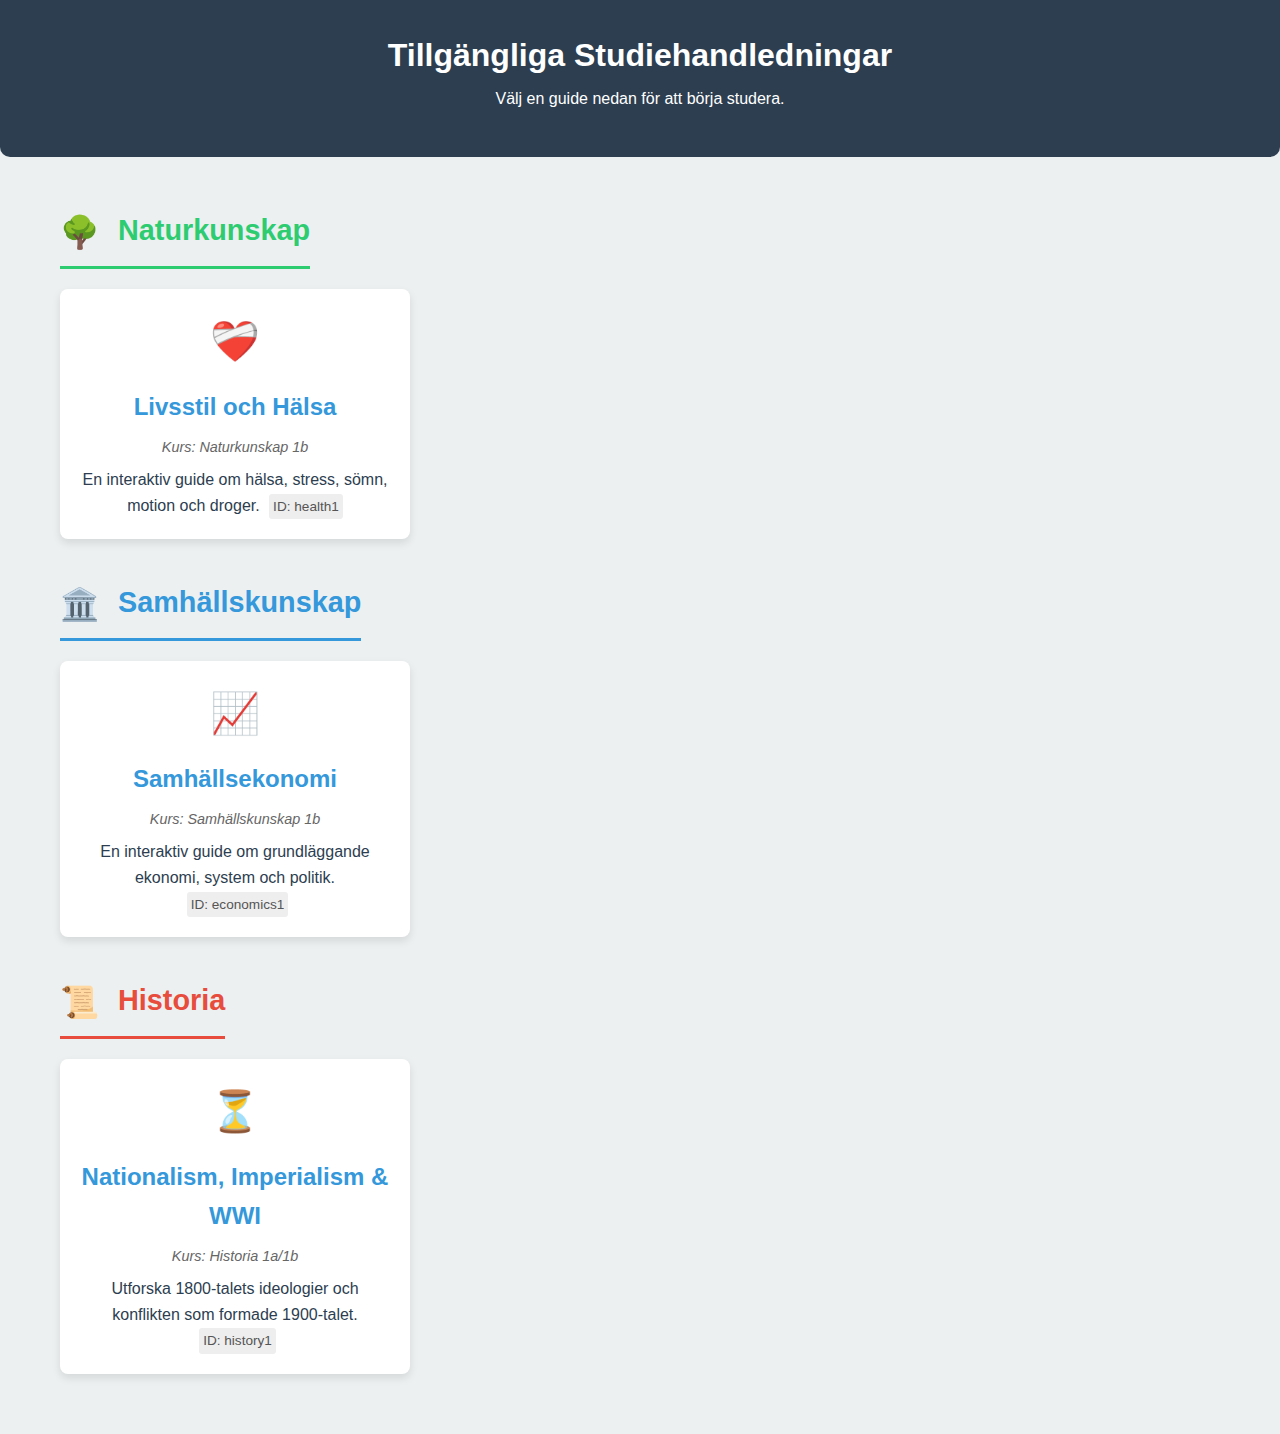
<file: index.html>
<!DOCTYPE html>
<html lang="sv">
<head>
    <meta charset="UTF-8">
    <meta name="viewport" content="width=device-width, initial-scale=1.0">
    <title>Interaktiva Studiehandledningar - Index</title>
    <link rel="stylesheet" href="studyguide.css">
    <style>
        /* Add some specific styles for the index page */
        body {
            background-color: var(--light);
        }
        .index-header {
            background-color: var(--dark);
            color: white;
            padding: 30px 20px;
            text-align: center;
            margin-bottom: 30px;
            border-radius: 0 0 10px 10px; /* Rounded bottom corners */
        }
        .index-header h1 {
            color: white;
            margin-bottom: 5px;
        }
        /* Styles for Subject Grouping */
        .subject-group {
            margin-bottom: 40px; /* Space between subject groups */
        }
        .subject-group h3 {
            font-size: 1.8em;
            margin-bottom: 20px;
            padding-bottom: 8px;
            border-bottom: 3px solid; /* Default border */
            display: inline-block; /* Keep border tight */
        }
        .subject-group h3 .icon { /* Style for icon span within h3 */
            margin-right: 10px;
            font-size: 1.1em; /* Adjust icon size relative to h3 */
            vertical-align: middle; /* Align icon nicely */
        }

        /* Naturkunskap Specific Styles */
        .subject-naturkunskap h3 {
            color: var(--secondary); /* Green */
            border-color: var(--secondary);
        }

        /* Samhällskunskap Specific Styles */
        .subject-samhallskunskap h3 {
            color: var(--primary); /* Blue */
            border-color: var(--primary);
        }
         /* Historia Specific Styles (Example) */
         .subject-historia h3 {
            color: var(--accent); /* Red */
            border-color: var(--accent);
        }

        .guide-list { /* This now applies to lists WITHIN each subject group */
            display: flex;
            flex-wrap: wrap;
            gap: 20px;
            /* justify-content: center; -- Let it align left within the group */
        }
        .guide-card {
            background-color: white;
            border-radius: 8px;
            padding: 20px;
            box-shadow: 0 4px 8px rgba(0,0,0,0.1);
            text-align: center;
            flex: 0 1 350px; /* Allow shrinking, base width 350px */
            transition: transform 0.3s ease, box-shadow 0.3s ease;
            text-decoration: none;
            color: inherit; /* Inherit text color */
            display: block; /* Make the whole card clickable */
        }
        .guide-card:hover {
            transform: translateY(-5px);
            box-shadow: 0 8px 15px rgba(0,0,0,0.15);
        }
        .guide-card h2 {
            color: var(--primary);
            margin-bottom: 10px;
            font-size: 1.5em;
        }
        .guide-card .course-info { /* Style for the course info paragraph */
            font-size: 0.9em;
            font-style: italic;
            color: #666;
            margin-bottom: 8px; /* Space between course and description */
        }
        .guide-card p {
            color: var(--dark);
            font-size: 1em;
            margin-bottom: 0;
        }
         .guide-card .icon {
            font-size: 2.5em;
            margin-bottom: 15px;
            display: block; /* Make icon block for spacing */
        }
        .guide-card p code {
            font-size: 0.85em;
            color: #555;
            background-color: #eee;
            padding: 2px 4px;
            border-radius: 3px;
            display: inline-block; /* Prevent breaking line */
            margin-left: 5px;
        }
    </style>
</head>
<body>
    <div class="index-header">
        <h1>Tillgängliga Studiehandledningar</h1>
        <p>Välj en guide nedan för att börja studera.</p>
    </div>

    <div class="container">

        <!-- Naturkunskap Group -->
        <div class="subject-group subject-naturkunskap">
            <h3><span class="icon">🌳</span> Naturkunskap</h3>
            <div class="guide-list">
                <!-- Hälsa Guide Card -->
                <a href="studyguides/health1/healthguide.html" class="guide-card">
                    <span class="icon">❤️‍🩹</span>
                    <h2>Livsstil och Hälsa</h2>
                    <p class="course-info">Kurs: Naturkunskap 1b</p> 
                    <p>En interaktiv guide om hälsa, stress, sömn, motion och droger. <code>ID: health1</code></p>
                </a>
                <!-- Add more Naturkunskap guides here -->
            </div>
        </div>

        <!-- Samhällskunskap Group -->
        <div class="subject-group subject-samhallskunskap">
             <h3><span class="icon">🏛️</span> Samhällskunskap</h3>
            <div class="guide-list">
                <!-- Ekonomi Guide Card -->
                <a href="studyguides/economics1/economicsguide.html" class="guide-card">
                     <span class="icon">📈</span>
                    <h2>Samhällsekonomi</h2>
                     <p class="course-info">Kurs: Samhällskunskap 1b</p> 
                    <p>En interaktiv guide om grundläggande ekonomi, system och politik. <code>ID: economics1</code></p>
                </a>
                <!-- Add more Samhällskunskap guides here -->
            </div>
        </div>

        <!-- Historia Group -->
        <div class="subject-group subject-historia">
             <h3><span class="icon">📜</span> Historia</h3>
            <div class="guide-list">
                 <a href="studyguides/history1/historyguide.html" class="guide-card">
                    <span class="icon">⏳</span>
                    <h2>Nationalism, Imperialism & WWI</h2>
                    <p class="course-info">Kurs: Historia 1a/1b</p> 
                    <p>Utforska 1800-talets ideologier och konflikten som formade 1900-talet. <code>ID: history1</code></p>
                </a>
            </div>
        </div>

    </div>

</body>
</html>
</file>
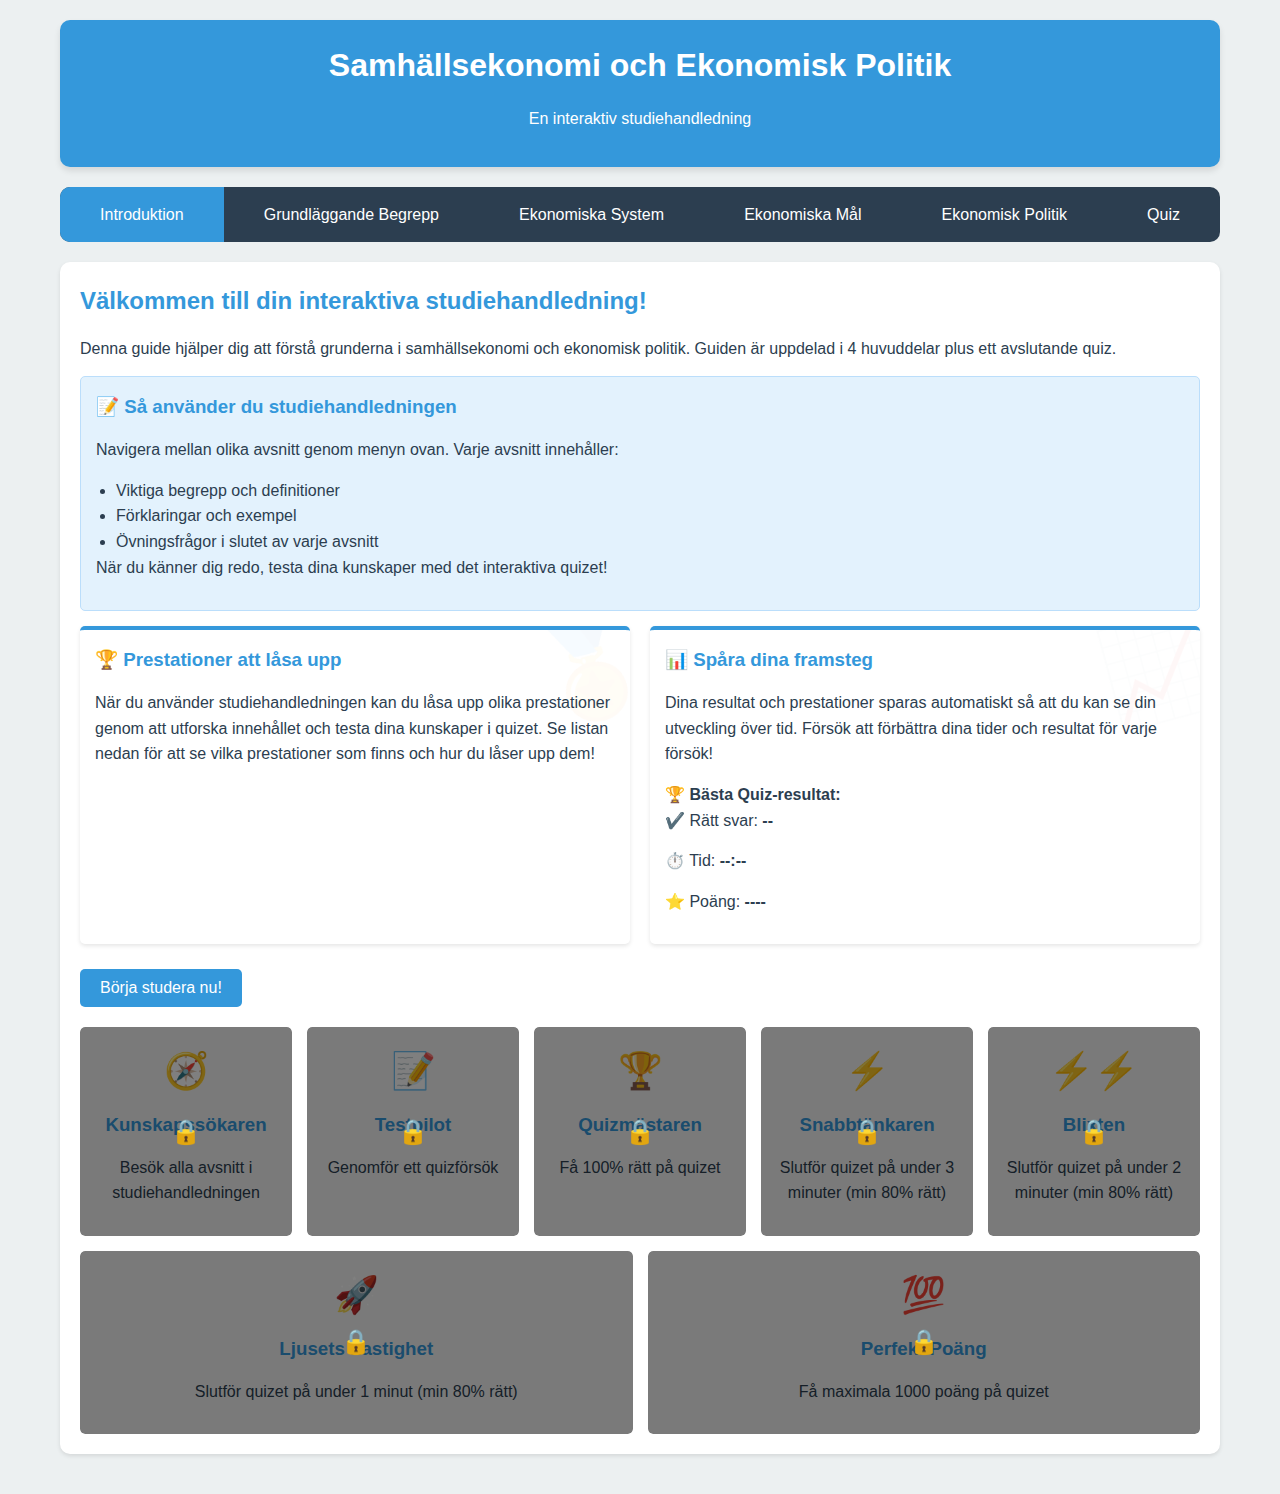
<file: economicsguide.html>
<!DOCTYPE html>
<html lang="sv">
<head>
    <meta charset="UTF-8">
    <meta name="viewport" content="width=device-width, initial-scale=1.0">
    <title>Samhällsekonomi - Interaktiv Studiehandledning</title>
    <link rel="stylesheet" href="studyguide.css">
</head>
<body>
    <div class="container">
        <header>
            <h1>Samhällsekonomi och Ekonomisk Politik</h1>
            <p>En interaktiv studiehandledning</p>
        </header>
        
        <nav>
            <ul>
                <li><a href="#" class="active" data-section="intro">Introduktion</a></li>
                <li><a href="#" data-section="grundlaggande">Grundläggande Begrepp</a></li>
                <li><a href="#" data-section="system">Ekonomiska System</a></li>
                <li><a href="#" data-section="mal">Ekonomiska Mål</a></li>
                <li><a href="#" data-section="politik">Ekonomisk Politik</a></li>
                <li><a href="#" data-section="quiz">Quiz</a></li>
            </ul>
        </nav>
        
        <!-- Introduktion -->
        <section id="intro" class="section active animated">
            <h2>Välkommen till din interaktiva studiehandledning!</h2>
            <p>Denna guide hjälper dig att förstå grunderna i samhällsekonomi och ekonomisk politik. Guiden är uppdelad i 4 huvuddelar plus ett avslutande quiz.</p>
            
            <div class="info-box">
                <h3>📝 Så använder du studiehandledningen</h3>
                <p>Navigera mellan olika avsnitt genom menyn ovan. Varje avsnitt innehåller:</p>
                <ul>
                    <li>Viktiga begrepp och definitioner</li>
                    <li>Förklaringar och exempel</li>
                    <li>Övningsfrågor i slutet av varje avsnitt</li>
                </ul>
                <p>När du känner dig redo, testa dina kunskaper med det interaktiva quizet!</p>
            </div>
            
            <div class="flex-container">
                <div class="card icon-bg-card" data-bg-icon="🏅">
                    <h3>🏆 Prestationer att låsa upp</h3>
                    <p>När du använder studiehandledningen kan du låsa upp olika prestationer genom att utforska innehållet och testa dina kunskaper i quizet. Se listan nedan för att se vilka prestationer som finns och hur du låser upp dem!</p>
                </div>
                <div class="card icon-bg-card" data-bg-icon="📈">
                    <h3>📊 Spåra dina framsteg</h3>
                    <p>Dina resultat och prestationer sparas automatiskt så att du kan se din utveckling över tid. Försök att förbättra dina tider och resultat för varje försök!</p>
                    <h4>🏆 Bästa Quiz-resultat:</h4>
                    <div class="best-score-display">
                        <p><span class="icon">✔️</span> Rätt svar: <strong id="best-score-correct">--</strong></p>
                        <p><span class="icon">⏱️</span> Tid: <strong id="best-score-time">--:--</strong></p>
                        <p><span class="icon">⭐</span> Poäng: <strong id="best-score-points">----</strong></p>
                    </div>
                </div>
            </div>
            
            <button onclick="document.querySelector('[data-section=\'grundlaggande\']').click()">Börja studera nu!</button>
            
            <!-- Container for dynamically generated achievements -->
            <div id="achievements-list" class="achievements">
                <!-- Achievements will be loaded here by studyguide-core.js -->
            </div>
        </section>
        
        <!-- Grundläggande Begrepp -->
        <section id="grundlaggande" class="section animated">
            <h2>Grundläggande Begrepp</h2>
            
            <div class="subsection theme-lblue">
                 <h3><span class="box-icon">🌍</span> Nationalekonomins Kärna</h3>
                 <div class="definition">
                    <p><strong>Nationalekonomi</strong> handlar om hur samhällen använder sina begränsade resurser för att tillfredsställa obegränsade mänskliga behov och önskemål. Centralt är begreppet <strong>knapphet</strong>.</p>
                 </div>
                 <div class="info-box box-with-bg-icon" data-bg-icon="🤔">
                    <h3>Knapphetsproblemet</h3>
                    <p>Eftersom resurser (arbetskraft, kapital, råvaror) är begränsade, men våra önskemål är oändliga, måste vi ständigt göra val. Varje val innebär en <strong>alternativkostnad</strong> – värdet av det bästa alternativet vi avstår från.</p>
                 </div>
            </div>

            <div class="subsection theme-blue">
                <h3><span class="box-icon">📈</span> Mäta Ekonomin: BNP & Inflation</h3>
                <div class="flex-two-column">
                    <div class="column">
                        <div class="definition box-with-bg-icon" data-bg-icon="💰">
                            <h4>Bruttonationalprodukt (BNP)</h4>
                            <p>Det totala värdet av alla varor och tjänster som produceras i ett land under en viss period (oftast ett år). Används som ett mått på ekonomisk aktivitet och storlek.</p>
                        </div>
                    </div>
                    <div class="column">
                        <div class="warning-box box-with-bg-icon" data-bg-icon="🔥">
                             <h4>Inflation</h4>
                             <p>En allmän och ihållande ökning av prisnivån i ekonomin. Detta innebär att pengarnas köpkraft minskar över tid. Motsatsen kallas deflation.</p>
                         </div>
                    </div>
                </div>
            </div>
            
            <div class="subsection theme-green">
                <h3><span class="box-icon">⚖️</span> Utbud & Efterfrågan</h3>
                <p>Grundläggande principer som styr priser på en marknad:</p>
                <div class="flex-container icon-card-deck theme-benefit">
                    <div class="card icon-bg-card" data-bg-icon="🛒">
                        <h4><span class="box-icon">📉</span> Lagen om Efterfrågan</h4>
                        <p>Ju lägre priset på en vara är, desto mer efterfrågar konsumenterna (allt annat lika).</p>
                    </div>
                    <div class="card icon-bg-card" data-bg-icon="🏭">
                        <h4><span class="box-icon">📈</span> Lagen om Utbud</h4>
                        <p>Ju högre priset på en vara är, desto mer är företagen villiga att producera och sälja (allt annat lika).</p>
                    </div>
                    <div class="card icon-bg-card" data-bg-icon="📍">
                        <h4><span class="box-icon"> equilibrium </span> Jämviktspris</h4>
                        <p>Det pris där den efterfrågade kvantiteten är lika med den utbjudna kvantiteten. Marknaden är i balans.</p>
                    </div>
                </div>
                 <div class="illustration">
                     <svg width="300" height="200" viewBox="0 0 300 200" style="border:1px solid #ccc; margin-top: 10px;">
                        <title>Utbud och Efterfrågan Diagram</title>
                        <desc>Ett diagram som visar hur utbuds- (S) och efterfrågekurvan (D) möts vid jämviktspriset (P*) och jämviktskvantiteten (Q*).</desc>
                        <line x1="50" y1="150" x2="250" y2="50" stroke="var(--accent)" stroke-width="2" /> 
                        <text x="255" y="55" fill="var(--accent)">D</text>
                        <line x1="50" y1="50" x2="250" y2="150" stroke="var(--secondary)" stroke-width="2" />
                        <text x="255" y="155" fill="var(--secondary)">S</text>
                        <circle cx="150" cy="100" r="5" fill="var(--primary)" />
                        <text x="160" y="95" fill="var(--primary)" font-weight="bold">Jämvikt</text>
                        <line x1="150" y1="100" x2="150" y2="180" stroke="black" stroke-width="1" stroke-dasharray="2,2"/>
                        <text x="140" y="195">Q*</text>
                        <line x1="150" y1="100" x2="20" y2="100" stroke="black" stroke-width="1" stroke-dasharray="2,2"/>
                        <text x="0" y="95">P*</text>
                        <text x="270" y="195">Kvantitet</text>
                        <text x="5" y="15" transform="rotate(-90 10 100)">Pris</text>
                     </svg>
                </div>
            </div>

            <div class="subsection theme-yellow">
                <h3><span class="box-icon">🛠️</span> Produktionsfaktorer</h3>
                 <div class="definition">
                    <p>De resurser som används för att producera varor och tjänster. De delas traditionellt in i:</p>
                    <ul class="icon-list-alt cols-2">
                        <li><span class="list-icon">🧑‍🔧</span> <strong>Arbetskraft:</strong> Människors fysiska och mentala ansträngningar.</li>
                        <li><span class="list-icon">🏗️</span> <strong>Realkapital:</strong> Maskiner, byggnader, verktyg etc.</li>
                        <li><span class="list-icon">🌲</span> <strong>Naturresurser/Råvaror:</strong> Land, skog, mineraler etc.</li>
                         <li><span class="list-icon">💡</span> <strong>Humankapital/Know-how:</strong> Kunskap, utbildning, teknologi.</li>
                    </ul>
                 </div>
            </div>
            
            <div id="grundlaggande-questions" class="quiz-container"></div>
            
            <button onclick="document.querySelector('[data-section=\'system\']').click()">Gå vidare till Ekonomiska System</button>
        </section>
        
        <!-- Ekonomiska System -->
        <section id="system" class="section animated">
            <h2>Ekonomiska System</h2>
            
             <div class="subsection theme-purple">
                 <h3><span class="box-icon">🏛️</span> Vad är ett ekonomiskt system?</h3>
                 <div class="definition">
                    <p>Ett sätt för ett samhälle att organisera produktion, distribution och konsumtion av varor och tjänster. Systemet svarar på de grundläggande frågorna: <strong>Vad</strong> ska produceras? <strong>Hur</strong> ska det produceras? <strong>För vem</strong> ska det produceras?</p>
                 </div>
             </div>

            <div class="subsection theme-orange">
                <h3><span class="box-icon">🛒</span> Marknadsekonomi</h3>
                <div class="info-box box-with-bg-icon" data-bg-icon="🤝">
                    <h3>Kännetecken</h3>
                    <ul class="styled-list check-list-alt green-checks">
                        <li>Privat ägande av produktionsfaktorer.</li>
                        <li>Beslut fattas decentraliserat av hushåll och företag.</li>
                        <li>Priser bestäms av utbud och efterfrågan på marknader.</li>
                        <li>Konkurrens driver effektivitet och innovation.</li>
                        <li><strong>Adam Smiths "osynliga hand":</strong> Individers egenintresse leder (under ideala förhållanden) till samhällsnytta.</li>
                    </ul>
                    <p><strong>Utmaningar:</strong> Risk för monopol, ojämlikhet, miljöproblem, konjunktursvängningar.</p>
                </div>
            </div>

            <div class="subsection theme-red">
                <h3><span class="box-icon">📕</span> Planekonomi</h3>
                 <div class="warning-box box-with-bg-icon" data-bg-icon="📋">
                    <h3>Kännetecken</h3>
                    <ul class="styled-list cross-list-alt">
                        <li>Staten äger produktionsfaktorerna.</li>
                        <li>Central planering (ofta femårsplaner) bestämmer produktion och priser.</li>
                        <li>Liten eller ingen privat företagsamhet.</li>
                        <li>Målet är ofta jämlik fördelning (men uppnås sällan).</li>
                    </ul>
                    <p><strong>Utmaningar:</strong> Ineffektivitet, brist på varor, dålig kvalitet, begränsad valfrihet, informationsproblem.</p>
                </div>
            </div>

            <div class="subsection theme-cyan">
                <h3><span class="box-icon">🔄</span> Blandekonomi & Kretsloppet</h3>
                <div class="definition">
                    <p>De flesta länder idag har <strong>blandekonomier</strong>, en mix av marknadsekonomi och statlig inblandning (regleringar, skatter, offentlig sektor).</p>
                </div>
                <div class="info-box">
                    <h4><span class="box-icon">💸</span> Det Ekonomiska Kretsloppet</h4>
                    <p>Visar hur pengar, varor och tjänster flödar mellan olika aktörer i ekonomin:</p>
                    <ul class="icon-list-alt">
                        <li><span class="list-icon">👨‍👩‍👧‍👦</span> <strong>Hushåll:</strong> Erbjuder arbetskraft, konsumerar varor/tjänster, betalar skatt, sparar.</li>
                        <li><span class="list-icon">🏢</span> <strong>Företag:</strong> Producerar varor/tjänster, anställer arbetskraft, investerar, betalar skatt.</li>
                        <li><span class="list-icon">🏛️</span> <strong>Offentlig sektor:</strong> Tillhandahåller service (vård, skola), omfördelar via skatter/bidrag, reglerar.</li>
                        <li><span class="list-icon">🏦</span> <strong>Finanssektor:</strong> Förmedlar kapital mellan sparare och låntagare.</li>
                        <li><span class="list-icon">🌍</span> <strong>Utlandet:</strong> Export och import av varor, tjänster och kapital.</li>
                    </ul>
                     <div class="illustration">
                         <svg width="400" height="250" viewBox="0 0 400 250" style="border:1px solid #ccc; margin-top: 10px;">
                            <title>Förenklat Ekonomiskt Kretslopp</title>
                            <desc>Visar flöden mellan Hushåll, Företag, Offentlig Sektor och Finansmarknad.</desc>
                            <!-- Nodes -->
                            <rect x="50" y="50" width="100" height="50" rx="5" fill="#e3f2fd" stroke="var(--primary)" />
                            <text x="100" y="80" text-anchor="middle">Hushåll</text>
                            <rect x="250" y="50" width="100" height="50" rx="5" fill="#e8f5e9" stroke="var(--secondary)" />
                            <text x="300" y="80" text-anchor="middle">Företag</text>
                            <rect x="50" y="150" width="100" height="50" rx="5" fill="#fff9c4" stroke="var(--gold)" />
                            <text x="100" y="180" text-anchor="middle">Offentlig Sektor</text>
                            <rect x="250" y="150" width="100" height="50" rx="5" fill="#f3e5f5" stroke="#9b59b6" />
                            <text x="300" y="180" text-anchor="middle">Finansmarknad</text>
                            <!-- Arrows (Simplified) -->
                            <path d="M 150 75 Q 200 40 250 75" stroke="#666" fill="none" stroke-width="1.5" marker-end="url(#arrow)"/>
                            <text x="200" y="60" font-size="10px" text-anchor="middle">Varor/Tjänster</text>
                            <path d="M 250 75 Q 200 110 150 75" stroke="#666" fill="none" stroke-width="1.5" marker-end="url(#arrow)"/>
                            <text x="200" y="95" font-size="10px" text-anchor="middle">Betalning</text>
                            <path d="M 100 100 V 150" stroke="#666" fill="none" stroke-width="1.5" marker-end="url(#arrow)"/> 
                            <text x="85" y="130" font-size="10px">Skatt</text>
                            <path d="M 300 100 V 150" stroke="#666" fill="none" stroke-width="1.5" marker-end="url(#arrow)"/>
                             <text x="310" y="130" font-size="10px">Lån</text>
                            <!-- Arrow marker definition -->
                            <defs>
                                <marker id="arrow" viewBox="0 0 10 10" refX="5" refY="5" markerWidth="6" markerHeight="6" orient="auto-start-reverse">
                                <path d="M 0 0 L 10 5 L 0 10 z" fill="#666" />
                                </marker>
                            </defs>
                        </svg>
                     </div>
                </div>
            </div>
            
            <div id="system-questions" class="quiz-container"></div>
            
            <button onclick="document.querySelector('[data-section=\'mal\']').click()">Gå vidare till Ekonomiska Mål</button>
        </section>

        <!-- Ekonomiska Mål -->
        <section id="mal" class="section animated">
            <h2>Ekonomiska Mål</h2>
            
            <div class="subsection theme-lblue">
                 <h3><span class="box-icon">🎯</span> Varför har vi ekonomisk politik?</h3>
                 <div class="definition">
                    <p>Det övergripande syftet med ekonomisk politik är oftast att uppnå <strong>högsta möjliga samhälleliga välfärd</strong>. Detta bryts ner i flera konkreta mål.</p>
                 </div>
             </div>

            <div class="subsection theme-green">
                <h3><span class="box-icon">📊</span> Vanliga Samhällsekonomiska Mål</h3>
                <div class="flex-container icon-card-deck theme-benefit">
                    <div class="card icon-bg-card" data-bg-icon="💹">
                        <h4><span class="box-icon">📈</span> Ekonomisk Tillväxt</h4>
                        <p>Ökad produktion (BNP) över tid. Ska ge mer resurser att fördela.</p>
                    </div>
                    <div class="card icon-bg-card" data-bg-icon="🧑‍💼">
                        <h4><span class="box-icon">💼</span> Låg Arbetslöshet</h4>
                        <p>Hög sysselsättning, så många som möjligt som vill arbeta har jobb.</p>
                    </div>
                    <div class="card icon-bg-card" data-bg-icon="🪙">
                        <h4><span class="box-icon">💲</span> Stabilt Penningvärde</h4>
                        <p>Låg och stabil inflation (ofta runt 2%).</p>
                    </div>
                    <div class="card icon-bg-card" data-bg-icon="⚖️">
                        <h4><span class="box-icon">🤝</span> Jämn Inkomstfördelning</h4>
                        <p>Minska ekonomiska klyftor i samhället.</p>
                    </div>
                    <div class="card icon-bg-card" data-bg-icon="🚢">
                        <h4><span class="box-icon">🌍</span> Extern Balans</h4>
                        <p>Balans i utrikeshandeln (export ≈ import).</p>
                    </div>
                     <div class="card icon-bg-card" data-bg-icon="🌳">
                        <h4><span class="box-icon">♻️</span> Miljömässig Hållbarhet</h4>
                        <p>Ekonomisk utveckling som inte förstör miljön för framtida generationer.</p>
                    </div>
                </div>
            </div>
            
            <div class="subsection theme-yellow">
                 <h3><span class="box-icon">❓</span> Målkonflikter</h3>
                 <div class="warning-box">
                    <h4><span class="box-icon">⚠️</span> Svåra Avvägningar</h4>
                    <p>Det är ofta svårt att uppnå alla mål samtidigt. Åtgärder för ett mål kan motverka ett annat. Exempel:</p>
                    <ul class="styled-list cross-list-alt">
                        <li><strong>Låg arbetslöshet vs. Låg inflation:</strong> Att stimulera ekonomin för att få ner arbetslösheten kan leda till högre inflation (Phillipskurvan).</li>
                        <li><strong>Ekonomisk tillväxt vs. Miljö:</strong> Högre produktion kan leda till ökad miljöpåverkan om inte åtgärder vidtas.</li>
                        <li><strong>Ekonomisk tillväxt vs. Jämn inkomstfördelning:</strong> Vissa tillväxtfrämjande åtgärder kan öka klyftorna, och omfördelning kan ibland dämpa tillväxtincitament.</li>
                    </ul>
                    <p>Ekonomisk politik handlar mycket om att göra avvägningar mellan olika önskvärda mål.</p>
                </div>
            </div>

            <div id="mal-questions" class="quiz-container"></div>
            
            <button onclick="document.querySelector('[data-section=\'politik\']').click()">Gå vidare till Ekonomisk Politik</button>
        </section>

        <!-- Ekonomisk Politik -->
        <section id="politik" class="section animated">
            <h2>Ekonomisk Politik</h2>
            
            <div class="subsection theme-cyan">
                 <h3><span class="box-icon">⚙️</span> Politikens Verktyg</h3>
                 <div class="definition">
                    <p>För att försöka nå de ekonomiska målen använder staten och centralbanken olika verktyg, främst <strong>finanspolitik</strong> och <strong>penningpolitik</strong>. Syftet är ofta <strong>stabiliseringspolitik</strong> - att jämna ut konjunktursvängningar.</p>
                 </div>
             </div>

            <div class="subsection theme-blue">
                <h3><span class="box-icon">🏛️</span> Finanspolitik (Regeringen/Riksdagen)</h3>
                 <div class="info-box box-with-bg-icon" data-bg-icon="🧾">
                    <h3>Budgetens Makt</h3>
                    <p>Staten påverkar ekonomin genom <strong>statsbudgeten</strong>:</p>
                    <ul class="icon-list-alt">
                        <li><span class="list-icon">➕</span> <strong>Offentliga utgifter:</strong> Investeringar (vägar, järnvägar), konsumtion (vård, skola, försvar), transfereringar (bidrag, pensioner).</li>
                        <li><span class="list-icon">➖</span> <strong>Skatter:</strong> Inkomstskatt, moms, punktskatter (bensin, alkohol), bolagsskatt.</li>
                    </ul>
                    <p><strong>Expansiv finanspolitik (stimulans):</strong> Öka utgifter/sänka skatter för att öka efterfrågan i lågkonjunktur.</p>
                    <p><strong>Kontraktiv finanspolitik (åtstramning):</strong> Minska utgifter/höja skatter för att dämpa efterfrågan och inflation i högkonjunktur.</p>
                 </div>
            </div>
            
            <div class="subsection theme-purple">
                 <h3><span class="box-icon">🏦</span> Penningpolitik (Riksbanken)</h3>
                 <div class="info-box box-with-bg-icon" data-bg-icon="📊">
                    <h3>Räntans Roll</h3>
                    <p>Sveriges centralbank, <strong>Riksbanken</strong>, har huvudansvaret för penningpolitiken. Målet är att hålla inflationen kring 2%.</p>
                    <p>Huvudverktyget är <strong>styrräntan</strong> (tidigare reporäntan):</p>
                    <ul class="icon-list-alt">
                        <li><span class="list-icon">⬆️</span> <strong>Höjd styrränta:</strong> Gör det dyrare för banker att låna, vilket leder till högre utlåningsräntor för hushåll/företag. Dämpar lånande, investeringar och konsumtion -> Lägre inflationstryck.</li>
                        <li><span class="list-icon">⬇️</span> <strong>Sänkt styrränta:</strong> Gör det billigare att låna. Stimulerar lånande, investeringar och konsumtion -> Högre inflationstryck.</li>
                    </ul>
                    <p>Riksbanken kan också köpa/sälja statspapper (kvantitativa lättnader/åtstramningar) för att påverka långa räntor.</p>
                 </div>
            </div>

            <div class="subsection theme-orange">
                <h3><span class="box-icon">〰️</span> Konjunkturcykeln</h3>
                <div class="info-box comparison-box">
                    <h3><span class="box-icon">⏳</span> Hög vs. Lågkonjunktur</h3>
                     <div class="comparison-grid">
                        <div class="comparison-item">
                            <h4>HÖG <span class="icon">☀️</span></h4>
                            <p>BNP växer snabbt</p>
                            <p>Hög sysselsättning</p>
                            <p>Risk för inflation</p>
                            <p>Optimism</p>
                            <p>Politik: Åtstramande (högre ränta, högre skatt)</p>
                        </div>
                         <div class="comparison-item">
                            <h4>LÅG <span class="icon">☁️</span></h4>
                            <p>BNP växer långsamt/minskar</p>
                            <p>Hög arbetslöshet</p>
                            <p>Risk för deflation</p>
                            <p>Pessimism</p>
                            <p>Politik: Expansiv (lägre ränta, lägre skatt/ökade utgifter)</p>
                        </div>
                     </div>
                     <p class="comparison-footer">Stabiliseringspolitik syftar till att dämpa dessa svängningar.</p>
                </div>
            </div>
            
            <div id="politik-questions" class="quiz-container"></div>
            
            <button onclick="document.querySelector('[data-section=\'quiz\']').click()">Gå vidare till Quiz</button>
        </section>
        
        <!-- Quiz -->
        <section id="quiz" class="section animated">
            <h2>Quiz - Testa dina kunskaper</h2>
            
            <div id="quiz-start">
                <div class="info-box">
                    <h3>Dags att testa dina kunskaper!</h3>
                    <p>Detta quiz innehåller slumpmässigt utvalda frågor från alla avsnitt i studiehandledningen. Försök att svara så snabbt och korrekt som möjligt för att få högsta poäng!</p>
                    <ul>
                        <li>Du får poäng för varje rätt svar</li>
                        <li>Ju snabbare du slutför quizet, desto fler bonuspoäng får du</li>
                        <li>Kan du slå ditt eget rekord?</li>
                    </ul>
                </div>
                
                <div class="achievement-tier">
                    <div class="tier tier-1">Nivå 1: Slutför på under 3 minuter</div>
                    <div class="tier tier-2">Nivå 2: Slutför på under 2 minuter</div>
                    <div class="tier tier-3">Nivå 3: Slutför på under 1 minut</div>
                </div>
                
                <div id="best-time-display" class="time-record">Ditt snabbaste resultat: Inte satt än</div>
                
                <!-- Wrapper to center the inline-block switch -->
                <div class="difficulty-switch-wrapper">
                    <!-- Difficulty Switch -->
                    <div class="difficulty-switch">
                        <label for="difficulty-normal">Svårighetsgrad:</label>
                        <div class="switch-container">
                            <input type="radio" id="difficulty-normal" name="difficulty" value="normal" checked>
                            <label for="difficulty-normal" class="switch-label switch-label-left">Normal 🙂</label>
                            
                            <input type="radio" id="difficulty-crazy" name="difficulty" value="crazy">
                            <label for="difficulty-crazy" class="switch-label switch-label-right">Crazy Bananas! 🤪🍌</label>
                            
                            <span class="switch-selection"></span>
                        </div>
                    </div>
                </div>
                
                <button id="start-quiz-btn">Starta Quiz</button>
            </div>
            
            <div id="quiz-progress" style="display: none;">
                <div class="timer" id="quiz-timer">0:00</div>
                <div class="progress-container">
                    <div class="progress-bar" id="quiz-progress-bar"></div>
                </div>
                <p id="quiz-progress-text">0 av 0 besvarade</p>
            </div>
            
            <div id="quiz-questions" style="display: none;"></div>
            
            <div id="quiz-result" style="display: none;"></div>
        </section>
        
        <!-- Floating quiz status - visas endast under aktiv quiz -->
        <div id="quiz-status-floating" class="quiz-status-floating" style="display: none;">
            <div class="timer" id="floating-timer">0:00</div>
            <div class="mini-progress">
                <div class="mini-progress-bar" id="floating-progress-bar"></div>
            </div>
            <div class="status-text" id="floating-status">0/15 besvarade</div>
        </div>
    </div>
    
    <!-- Ladda in JavaScript-resurserna -->
    <script src="studyguide-core.js"></script>
    <script src="economicsquiz.js"></script> <!-- Länka till den nya frågedatabasen -->
    <script src="interactive-quiz.js"></script>
    <script>
        document.addEventListener('DOMContentLoaded', function() {
            // Initiera studiehandledningen med korrekta sektions-ID för prestationer
            initStudyGuide({
                guideId: 'economics',
                requiredSections: ['grundlaggande', 'system', 'mal', 'politik'], // Uppdaterad lista
                sectionQuestions: true
            });
        });
    </script>
</body>
</html>
</file>
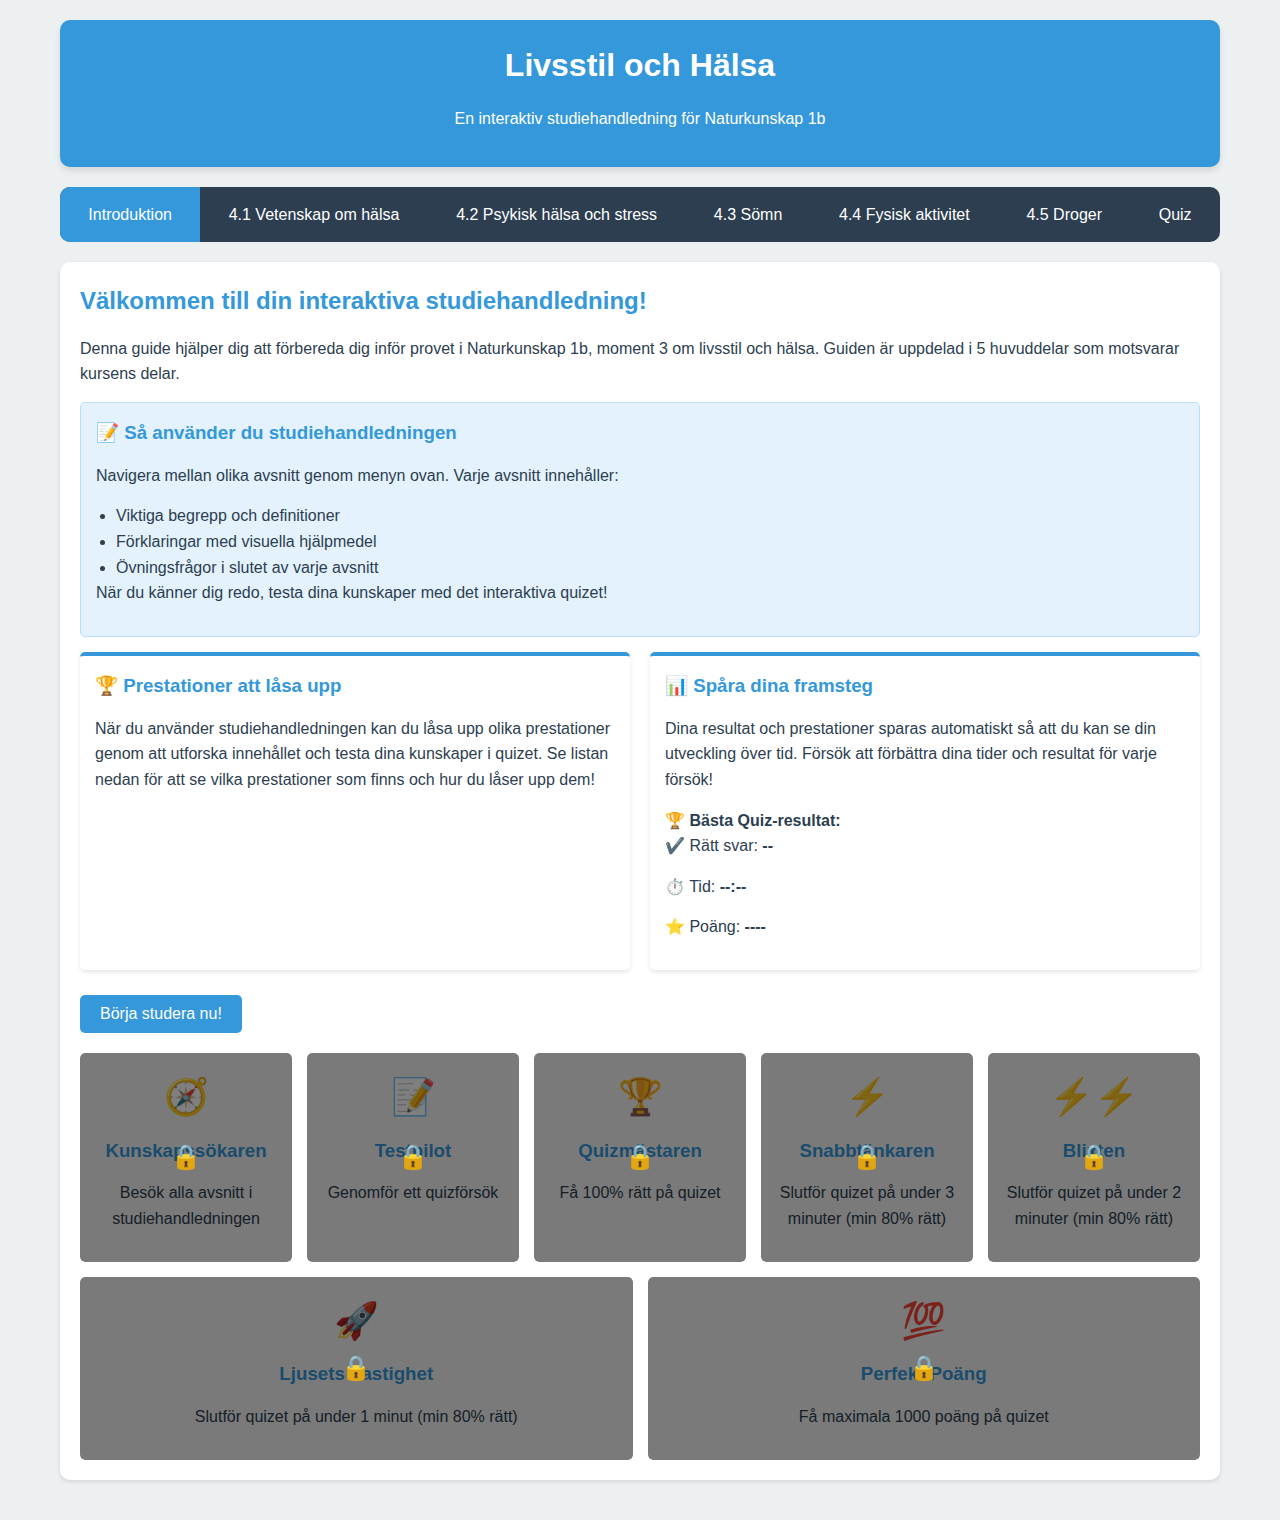
<file: healthguide.html>
<!DOCTYPE html>
<html lang="sv">
<head>
    <meta charset="UTF-8">
    <meta name="viewport" content="width=device-width, initial-scale=1.0">
    <title>Livsstil och Hälsa - Interaktiv Studiehandledning</title>
    <link rel="stylesheet" href="studyguide.css">
</head>
<body>
    <div class="container">
        <header>
            <h1>Livsstil och Hälsa</h1>
            <p>En interaktiv studiehandledning för Naturkunskap 1b</p>
        </header>
        
        <nav>
            <ul>
                <li><a href="#" class="active" data-section="intro">Introduktion</a></li>
                <li><a href="#" data-section="vetenskap">4.1 Vetenskap om hälsa</a></li>
                <li><a href="#" data-section="psykisk">4.2 Psykisk hälsa och stress</a></li>
                <li><a href="#" data-section="somn">4.3 Sömn</a></li>
                <li><a href="#" data-section="fysisk">4.4 Fysisk aktivitet</a></li>
                <li><a href="#" data-section="droger">4.5 Droger</a></li>
                <li><a href="#" data-section="quiz">Quiz</a></li>
            </ul>
        </nav>
        
        <!-- Introduktion -->
        <section id="intro" class="section active animated">
            <h2>Välkommen till din interaktiva studiehandledning!</h2>
            <p>Denna guide hjälper dig att förbereda dig inför provet i Naturkunskap 1b, moment 3 om livsstil och hälsa. Guiden är uppdelad i 5 huvuddelar som motsvarar kursens delar.</p>
            
            <div class="info-box">
                <h3>📝 Så använder du studiehandledningen</h3>
                <p>Navigera mellan olika avsnitt genom menyn ovan. Varje avsnitt innehåller:</p>
                <ul>
                    <li>Viktiga begrepp och definitioner</li>
                    <li>Förklaringar med visuella hjälpmedel</li>
                    <li>Övningsfrågor i slutet av varje avsnitt</li>
                </ul>
                <p>När du känner dig redo, testa dina kunskaper med det interaktiva quizet!</p>
            </div>
            
            <div class="flex-container">
                <div class="card">
                    <h3>🏆 Prestationer att låsa upp</h3>
                    <p>När du använder studiehandledningen kan du låsa upp olika prestationer genom att utforska innehållet och testa dina kunskaper i quizet. Se listan nedan för att se vilka prestationer som finns och hur du låser upp dem!</p>
                </div>
                <div class="card">
                    <h3>📊 Spåra dina framsteg</h3>
                    <p>Dina resultat och prestationer sparas automatiskt så att du kan se din utveckling över tid. Försök att förbättra dina tider och resultat för varje försök!</p>
                    <h4>🏆 Bästa Quiz-resultat:</h4>
                    <div class="best-score-display">
                        <p><span class="icon">✔️</span> Rätt svar: <strong id="best-score-correct">--</strong></p>
                        <p><span class="icon">⏱️</span> Tid: <strong id="best-score-time">--:--</strong></p>
                        <p><span class="icon">⭐</span> Poäng: <strong id="best-score-points">----</strong></p>
                    </div>
                </div>
            </div>
            
            <button onclick="document.querySelector('[data-section=\'vetenskap\']').click()">Börja studera nu!</button>
            
            <!-- Container for dynamically generated achievements -->
            <div id="achievements-list" class="achievements">
                <!-- Achievements will be loaded here by studyguide-core.js -->
            </div>
            
            <!-- Original hardcoded list commented out for reference
            <div class="achievements">
                <div class="achievement" id="explorer" data-name="Kunskapssökaren">
                    <div class="achievement-icon">🧭</div>
                    <h3>Kunskapssökaren</h3>
                    <p>Besök alla avsnitt i studiehandledningen</p>
                    <div class="locked-overlay">🔒</div>
                </div>
                <div class="achievement" id="quiz-master" data-name="Quizmästaren">
                    <div class="achievement-icon">🏆</div>
                    <h3>Quizmästaren</h3>
                    <p>Få 100% rätt på quizet</p>
                    <div class="locked-overlay">🔒</div>
                </div>
                <div class="achievement" id="speed-demon" data-name="Snabbtänkaren">
                    <div class="achievement-icon">⚡</div>
                    <h3>Snabbtänkaren</h3>
                    <p>Slutför quizet på under 3 minuter</p>
                    <div class="locked-overlay">🔒</div>
                </div>
                <div class="achievement" id="lightning" data-name="Blixten">
                    <div class="achievement-icon">⚡⚡</div>
                    <h3>Blixten</h3>
                    <p>Slutför quizet på under 2 minuter</p>
                    <div class="locked-overlay">🔒</div>
                </div>
                <div class="achievement" id="light-speed" data-name="Ljusets hastighet">
                    <div class="achievement-icon">🚀</div>
                    <h3>Ljusets hastighet</h3>
                    <p>Slutför quizet på under 1 minut</p>
                    <div class="locked-overlay">🔒</div>
                </div>
            </div>
            -->
        </section>
        
        <!-- 4.1 Vetenskap om hälsa -->
        <section id="vetenskap" class="section animated">
            <h2>4.1 Vetenskap om hälsa</h2>
            
            <!-- Subsection 1 -->
            <div class="subsection theme-lblue"> 
                 <h3><span class="box-icon">📖</span> Livsstil & Livsstilsfaktorer</h3>
                 <div class="definition">
                    <p>Livsstil omfattar de vanor och val vi gör i vardagen. Det är sådant vi själva har möjlighet att förändra och välja. Exempelvis våra mat- och motionsvanor, sömnrutiner, och vårt förhållningssätt till stress.</p>
                 </div>
             </div>
            
            <h3>Livsstilsfaktorer som påverkar hälsan</h3>
            <div class="flex-container icon-card-deck.theme-lifestyle">
                <div class="card icon-bg-card factor-negative" data-bg-icon="🍷">
                    <h4>Alkohol och droger</h4>
                    <p>Användning av alkohol och andra droger påverkar både fysisk och psykisk hälsa negativt.</p>
                </div>
                <div class="card icon-bg-card factor-negative" data-bg-icon="🚬">
                    <h4>Rökning</h4>
                    <p>Tobaksrökning skadar lungorna och ökar risken för flera allvarliga sjukdomar.</p>
                </div>
                <div class="card icon-bg-card factor-positive" data-bg-icon="🏃‍♀️">
                    <h4>Fysisk aktivitet</h4>
                    <p>Regelbunden motion stärker kroppen och förbättrar psykiskt välbefinnande.</p>
                </div>
                <div class="card icon-bg-card factor-neutral" data-bg-icon="🍎">
                    <h4>Näringsintag och dieter</h4>
                    <p>Vad vi äter påverkar vår energi, vårt humör och vår långsiktiga hälsa.</p>
                </div>
                <div class="card icon-bg-card factor-positive" data-bg-icon="😴">
                    <h4>Sömn</h4>
                    <p>Tillräcklig och kvalitativ sömn är avgörande för både fysisk och mental återhämtning.</p>
                </div>
                <div class="card icon-bg-card factor-negative" data-bg-icon="😰">
                    <h4>Stress</h4>
                    <p>Kronisk stress påverkar både fysiska och mentala funktioner negativt.</p>
                </div>
            </div>
            
            <!-- Subsection 2 -->
            <div class="subsection theme-blue"> 
                 <h3><span class="box-icon">🌐</span> Hälsa enligt WHO & Dimensioner</h3>
                 <div class="definition">
                    <p>WHO (Världshälsoorganisationen) definierar hälsa som "ett tillstånd av fullständigt fysiskt, mentalt och socialt välbefinnande och inte enbart frånvaro av sjukdom".</p>
                 </div>
             </div>
            
            <h3>Hälsans dimensioner</h3>
            <div class="flex-two-column health-dimensions">
                <div class="column illustration-column">
                    <div class="illustration">
                        <svg width="300" height="300" viewBox="0 0 300 300">
                            <circle cx="150" cy="150" r="120" fill="#e3f2fd" stroke="#3498db" stroke-width="2" />
                            <circle cx="150" cy="150" r="80" fill="#d1f5d3" stroke="#2ecc71" stroke-width="2" />
                            <circle cx="150" cy="150" r="40" fill="#ffecb3" stroke="#f39c12" stroke-width="2" />
                            <text x="150" y="70" text-anchor="middle" font-weight="bold" fill="#3498db">Fysisk hälsa</text>
                            <text x="150" y="150" text-anchor="middle" font-weight="bold" fill="#2ecc71">Psykisk hälsa</text>
                            <text x="150" y="230" text-anchor="middle" font-weight="bold" fill="#f39c12">Sexuell hälsa</text>
                        </svg>
                    </div>
                </div>
                <div class="column text-column">
                    <p>Hälsa kan delas in i flera dimensioner:</p>
                    <ul class="icon-list-alt">
                        <li><span class="list-icon">💪</span> <strong>Fysisk hälsa:</strong> Avser kroppens funktioner, såsom kondition, immunförsvar och frånvaro av fysiska sjukdomar.</li>
                        <li><span class="list-icon">🧠</span> <strong>Psykisk hälsa:</strong> Handlar om vårt mentala och emotionella välbefinnande, hur vi hanterar stress och livets utmaningar.</li>
                        <li><span class="list-icon">❤️‍🩹</span> <strong>Sexuell hälsa:</strong> Omfattar sexuell utveckling, relationer och förmåga till närhet.</li>
                    </ul>
                    <p>Alla dessa dimensioner hänger ihop och påverkar varandra. Dessutom påverkas vår hälsa av våra livsval och livsstilsfaktorer.</p>
                </div>
            </div>
            
            <h3>Utmaningar med vetenskapliga studier om hälsa</h3>
            <div class="info-box">
                <h3><span class="box-icon">🤔</span> Svårigheter i hälsostudier</h3>
                <ul class="styled-list check-list-alt red-checks">
                    <li>Människor fungerar inte på samma sätt</li>
                    <li>Många yttre faktorer kan påverka resultatet i en hälsostudie (svårt att kontrollera alla variabler)</li>
                    <li>Många människor har svårt att dela med sig av personlig information</li>
                </ul>
                <p>Många studier bygger på självrapporterad hälsa via enkäter, vilket inte alltid är det mest objektiva sättet att mäta.</p>
            </div>
            
            <div class="definition">
                <h3><span class="box-icon">⭐</span> Bättre vetenskapliga studier</h3>
                <p>Bra vetenskapliga studier karaktäriseras av att de är:</p>
                <ul class="styled-list check-list-alt green-checks">
                    <li><strong>Reproducerbara</strong> - Kan upprepas och verifieras</li>
                    <li><strong>Granskade</strong> - Har genomgått expertgranskning</li>
                    <li><strong>Etiskt godkända</strong> - Har nödvändiga etiska tillstånd</li>
                    <li><strong>Representativa</strong> - Inkluderar ett lämpligt urval av deltagare</li>
                    <li><strong>Omfattande</strong> - Har tillräckligt många deltagare för att minimera slumpmässiga resultat</li>
                    <li><strong>Objektiva</strong> - Använder mätbara värden snarare än självrapportering när möjligt</li>
                </ul>
            </div>
            
            <div class="warning-box">
                <h3><span class="box-icon">⚠️</span> Källkritik: Vad är hälsosamt?</h3>
                <p>Det är viktigt att vara kritisk mot påståenden om hälsa i media! Var uppmärksam på att:</p>
                <ul class="styled-list cross-list-alt">
                    <li>Det är svårt att genomföra kontrollerade studier inom detta område</li>
                    <li>Produkter marknadsförs ofta av företag (miljard-industrier)</li>
                    <li>Information på bloggar och hemsidor har generellt inte genomgått någon faktagranskning</li>
                </ul>
                <p><strong>VIKTIGT</strong> att veta att någon antagligen vill tjäna pengar på att sälja specifika produkter. Vi behöver vara källkritiska när vi läser påståenden om hälsofördelar.</p>
            </div>
            
            <h3>Infodemi av hälsopåståenden</h3>
            <p>Information sprids som ett virus. Det gör också felaktig information. När det är spännande kan det spridas ännu snabbare. Och det kan vara dödligt.</p>
            
            <div class="definition">
                <h3><span class="box-icon">🌍</span> Blå zoner</h3>
                <p>Områden i världen där människor mätbart lever längre. Gemensamma livsstilsfaktorer i blå zoner:</p>
                <ul class="icon-list-alt cols-2">
                    <li><span class="list-icon">🚶</span> Naturlig rörelse</li>
                    <li><span class="list-icon">🎯</span> Syfte</li>
                    <li><span class="list-icon">🧘</span> Stressreducering</li>
                    <li><span class="list-icon">🍽️</span> 80%-regeln</li>
                    <li><span class="list-icon">🌱</span> Växtbaserad kost</li>
                    <li><span class="list-icon">🍇</span> Måttlig alkohol</li>
                    <li><span class="list-icon">🙏</span> Andlighet/Tro</li>
                    <li><span class="list-icon">🧑‍🧑‍🧒‍🧒</span> Familjen först</li>
                    <li><span class="list-icon">🤝</span> Tillhörighet</li>
                </ul>
            </div>
            
            <h3>Människan i en förändrad värld</h3>
            <div class="info-box comparison-box">
                <h3><span class="box-icon">⏳</span> Dåtid vs. Nutid</h3>
                 <div class="comparison-grid">
                    <div class="comparison-item">
                        <h4>DÅ <span class="icon">🔥</span></h4>
                        <p>Stress för överlevnad</p>
                        <p>Sömn efter solen</p>
                        <p>Knapp, varierad kost</p>
                        <p>Konstant rörelse</p>
                        <p>Starka flockband</p>
                    </div>
                     <div class="comparison-item">
                        <h4>NU <span class="icon">📱</span></h4>
                        <p>Stress för deadlines etc.</p>
                        <p>Sömn störd av ljus</p>
                        <p>Överflöd, processat</p>
                        <p>Stillasittande</p>
                        <p>Komplexa relationer</p>
                    </div>
                 </div>
                 <p class="comparison-footer">Denna obalans mellan vår biologi och moderna livsstil kan bidra till hälsoutmaningar.</p>
            </div>
            
            <div id="vetenskap-questions" class="quiz-container"></div>
            
            <button onclick="document.querySelector('[data-section=\'psykisk\']').click()">Gå vidare till nästa avsnitt</button>
        </section>
        
        <!-- 4.2 Psykisk hälsa och stress -->
        <section id="psykisk" class="section animated">
            <h2>4.2 Psykisk hälsa och stress</h2>

            <!-- Section 1: Understanding Mental Health -->
            <div class="subsection mental-health-intro theme-lblue">
                <h3><span class="box-icon">😊</span> Vad är psykisk hälsa?</h3>
                <div class="definition">
                    <p>Psykisk hälsa handlar om vårt mentala och emotionella välbefinnande. God psykisk hälsa kännetecknas av:</p>
                    <ul class="styled-list check-list-alt green-checks">
                        <li>Förmågan att hantera livets upp- och nedgångar</li>
                        <li>Att ofta ha en positiv framtidssyn</li>
                        <li>Att känna lust och glädje</li>
                        <li>Att ha goda relationer</li>
                    </ul>
                </div>
            </div>

            <!-- Section 2: The Stress Response: An Ancient Survival Kit -->
            <div class="subsection stress-response theme-orange">
                <h3><span class="box-icon">🔥</span> Stress: Kroppens uråldriga larm</h3>
                <p>Stress är en naturlig reaktion utvecklad för överlevnad. När våra förfäder mötte ett hot (som ett lejon) behövde kroppen snabbt mobilisera energi för att fly eller slåss.</p>
                
                <div class="stress-flow-diagram">
                     <h4>Så fungerar stressystemet:</h4>
                     <ol class="flow-steps">
                         <li><strong>Hot uppfattas:</strong> Sinnen signalerar fara.</li>
                         <li><strong>Amygdala larmar (🚨):</strong> Hjärnans 'brandvarnare' aktiveras.</li>
                         <li><strong>Sympatiska nervsystemet går igång:</strong> 'Gasen i botten' - puls ökar, blodtryck stiger, muskler spänns.</li>
                         <li><strong>Kortisol & Adrenalin (⚡):</strong> Stresshormoner frigörs från binjurarna, ger extra energi och fokus.</li>
                     </ol>
                     <p class="diagram-note">Detta system är livsviktigt vid akuta faror.</p>
                 </div>

                <div class="warning-box">
                    <h3><span class="box-icon">⚠️</span> Problemet med långvarig stress</h3>
                    <p>Stresssystemet är byggt för korta insatser, inte för att vara påslaget konstant som i vårt moderna liv. Långvarig stress sliter på kroppen:</p>
                    <ul class="icon-list-alt">
                        <li><span class="list-icon">❤️‍🩹</span> <strong>Hjärtat:</strong> Högre belastning, ökad risk för problem.</li>
                        <li><span class="list-icon">🤢</span> <strong>Matsmältning:</strong> Kan leda till orolig mage, IBS-symtom.</li>
                        <li><span class="list-icon">🤯</span> <strong>Hjärnan:</strong> Kan försämra minne, koncentration och t.o.m. få delar att krympa.</li>
                    </ul>
                </div>
            </div>

            <!-- Section 3: Stress in the Modern World -->
            <div class="subsection modern-stress theme-purple">
                <h3><span class="box-icon">📱</span> Stress i vår tid</h3>
                <p>Varför upplever så många, särskilt unga, stress idag? Kraven från skola, sociala medier och ett ständigt uppkopplat liv spelar stor roll. Mår vi sämre?</p>
                <div class="comparison-grid perspective-grid">
                     <div class="comparison-item perspective-no">
                        <h4>NEJ <span class="icon">📈</span></h4>
                        <p>Fler söker vård idag.</p>
                        <p>Ökad öppenhet.</p>
                        <p>Läkare skriver ut medicin oftare.</p>
                    </div>
                     <div class="comparison-item perspective-yes">
                        <h4>JA <span class="icon">💻</span></h4>
                        <p>Moderna livsstilen.</p>
                        <p>Internet & sociala medier.</p>
                        <p>Ökad skärmtid.</p>
                    </div>
                </div>

                <div class="info-box box-with-bg-icon" data-bg-icon="🏎️">
                    <h3>Tonårshjärnan: Ferrari-motor, cykelbromsar</h3>
                    <p>Enligt Anders Hansen mognar känslosystemet (motorn) snabbare än frontalloben (bromsen), som styr impulskontroll och planering. Denna obalans (som jämnas ut först runt 25-årsåldern) kan göra tonåren känslomässigt intensiv och reaktionerna starkare.</p>
                </div>
            </div>

            <!-- Section 4: When Stress Overwhelms -->
            <div class="subsection stress-overwhelms theme-red">
                 <h3><span class="box-icon">🌊</span> När stressen tar över</h3>
                 <div class="flex-two-column">
                     <div class="column">
                         <div class="definition box-with-bg-icon" data-bg-icon="😟">
                             <h4>Ångest</h4>
                             <p>Stresssystemet aktiveras inför ett <em>potentiellt</em> hot. Känslan av oro eller rädsla för något som kanske ska hända. Stressystemet ligger ständigt 'på sparlåga'.</p>
                         </div>
                     </div>
                     <div class="column">
                          <div class="warning-box box-with-bg-icon" data-bg-icon="😱">
                             <h4>Panikattack</h4>
                             <p>Den mest intensiva formen av ångest. Kraftiga fysiska reaktioner (hjärtklappning, andnöd) och en känsla av att tappa kontrollen. Hjärnan feltolkar signalerna som livshotande.</p>
                         </div>
                     </div>
                 </div>
                 <div class="definition box-with-bg-icon" data-bg-icon="😔">
                    <h3>Depression</h3>
                     <p>Mer än bara tillfällig nedstämdhet; en ihållande låg sinnesstämning som påverkar vardagen. Långvarig stress är en vanlig utlösande faktor. Hjärnan signalerar att något är fel, ibland genom att dra ner energinivån.</p>
                 </div>
            </div>

            <!-- Section 5: Building Resilience & Finding Support -->
            <div class="subsection resilience-support theme-green">
                <h3><span class="box-icon">💪</span> Bygga motståndskraft & Hitta stöd</h3>
                <p>Även om stressreaktionen är automatisk, kan vi påverka hur vi hanterar den och bygga motståndskraft.</p>
                
                <div class="info-box quote-box">
                    <h4><span class="box-icon">💬</span> Viktiga insikter</h4>
                    <blockquote>
                         <p>"Det är inte mitt fel... Min hjärna gör det den utvecklats att göra."</p>
                    </blockquote>
                     <blockquote>
                         <p>"Det är okej att få panikattack." / "Det är bara min amygdala..."</p>
                     </blockquote>
                </div>

                <h4>Åtgärder för att hantera stress:</h4>
                 <ul class="icon-list-alt cols-2 actions-list">
                     <li><span class="list-icon">🏃</span> Fysisk aktivitet</li>
                     <li><span class="list-icon">🧘</span> Mindfulness/Avslappning</li>
                     <li><span class="list-icon">😴</span> God sömn</li>
                     <li><span class="list-icon">📵</span> Skärmpauser</li>
                     <li><span class="list-icon">🗣️</span> Prata med någon</li>
                     <li><span class="list-icon">📅</span> Planering</li>
                     <li><span class="list-icon">☕</span> Pauser & Vila</li>
                 </ul>
                
                <div class="flex-two-column support-section">
                    <div class="column">
                        <div class="info-box friend-support-box">
                            <h4><span class="box-icon">🤝</span> Var en bra vän</h4>
                            <p>Visa att du bryr dig. Att lyssna och finnas där är viktigare än att ha perfekta råd.</p>
                        </div>
                    </div>
                    <div class="column">
                         <div class="info-box support-box">
                             <h4><span class="box-icon">🆘</span> Professionell hjälp</h4>
                             <p>Om du mår dåligt, tveka inte att söka hjälp:</p>
                             <ul class="support-list">
                                 <li><strong>UMO:</strong> Stöd för unga <a href="https://www.umo.se/att-ma-daligt/" target="_blank">umo.se</a></li>
                                 <li><strong>Mind:</strong> 90101</li>
                                 <li><strong>1177:</strong> Vårdguiden</li>
                                 <li>Skolkurator/Elevhälsa</li>
                                 <!-- Lägg till fler vid behov -->
                             </ul>
                         </div>
                    </div>
                </div>
            </div>

            <!-- Quiz & Navigation -->
            <div id="psykisk-questions" class="quiz-container"></div>
            
            <button onclick="document.querySelector('[data-section=\'somn\']').click()">Gå vidare till nästa avsnitt</button>
        </section>
        
        <!-- 4.3 Sömn -->
        <section id="somn" class="section animated">
            <h2>4.3 Sömn</h2>

            <!-- Section 1: Why Sleep? -->
            <div class="subsection sleep-why theme-purple">
                <h3><span class="box-icon">❓</span> Varför sover vi?</h3>
                <div class="definition">
                    <p>Sömn utgör ca en tredjedel av livet och är avgörande för:</p>
                    <ul class="styled-list check-list-alt green-checks">
                        <li>Återhämtning (kropp och hjärna)</li>
                        <li>Städning av slaggprodukter från hjärnan (skyddar mot sjukdomar som Alzheimers)</li>
                        <li>Bearbetning av information och minnesbildning</li>
                    </ul>
                    <p><strong>Sömnrekommendationer (per natt):</strong> Tonåringar (13-18 år): ca 9 timmar, Vuxna: 7-8 timmar, Äldre (70+): 6-7 timmar.</p>
                 </div>
                 <div class="definition brain-cleaning">
                     <h4><span class="box-icon">🧹</span> Hjärnans städpatrull</h4>
                     <p>Under sömnen ökar flödet av cerebrospinalvätska som sköljer bort skadliga "skräpproteiner". Detta är en viktig skyddsmekanism för hjärnans långsiktiga hälsa.</p>
                </div>
            </div>

            <!-- Section 2: Rhythm & Phases -->
            <div class="subsection sleep-phases theme-blue">
                <h3><span class="box-icon">📊</span> Sömnens rytm & faser</h3>
                <div class="flex-two-column">
                    <div class="column">
                        <div class="illustration sleep-cycle-svg">
                            <svg width="400" height="250" viewBox="0 0 400 250">
                                <rect x="0" y="0" width="400" height="250" fill="#f8f9fa" rx="5" ry="5" />
                                <!-- Simplified labels and lines for clarity -->
                                <line x1="50" y1="30" x2="350" y2="30" stroke="#ddd" stroke-width="1" />
                                <line x1="50" y1="90" x2="350" y2="90" stroke="#ddd" stroke-width="1" />
                                <line x1="50" y1="150" x2="350" y2="150" stroke="#ddd" stroke-width="1" />
                                <line x1="50" y1="210" x2="350" y2="210" stroke="#ddd" stroke-width="1" />
                                <text x="20" y="35" font-size="12" fill="#333">VAKEN</text>
                                <text x="20" y="95" font-size="12" fill="#333">REM</text>
                                <text x="20" y="155" font-size="12" fill="#333">LÄTT</text> 
                                <text x="20" y="215" font-size="12" fill="#333">DJUP</text>
                                <!-- Sleep cycle example (simplified path) -->
                                <polyline points="50,30 80,150 110,210 140,150 170,90 180,30 210,150 240,210 270,150 300,90 310,30" 
                                        fill="none" stroke="#3498db" stroke-width="2" />
                                <text x="200" y="15" font-size="14" text-anchor="middle" fill="#3498db" font-weight="bold">Typisk sömncykel (ca 90 min)</text>
                            </svg>
                        </div>
                    </div>
                    <div class="column">
                        <h4>Tre huvudtyper av sömn:</h4>
                        <ul class="icon-list-alt">
                            <li><span class="list-icon">💭</span> <strong>Drömsömn (REM):</strong> Aktiv hjärna (känslor, minne), bearbetning av intryck.</li>
                            <li><span class="list-icon">💤</span> <strong>Bassömn (Lätt sömn):</strong> Utgör största delen av sömnen.</li>
                            <li><span class="list-icon">🌙</span> <strong>Djupsömn:</strong> Viktigast för fysisk återhämtning, lugnar stressystemet. Svårväckt.</li>
                        </ul>
                    </div>
                </div>
            </div>

            <!-- Section 3: Body Clock & Hormones -->
            <div class="subsection sleep-clock theme-orange">
                 <h3><span class="box-icon">☀️</span> Kroppens klocka & hormoner</h3>
                 <div class="info-box box-with-bg-icon" data-bg-icon="⏰">
                     <h3>Biologisk klocka (Dygnsrytm)</h3>
                     <p>Styrs främst av solljus och reglerar:</p>
                     <ul>
                         <li>Hormonutsöndring (inkl. sömnhormonet melatonin)</li>
                         <li>Kroppstemperatur</li>
                         <li>Blodtryck</li>
                     </ul>
                     <p>Klockan är omställbar, men det tar tid (t.ex. vid jetlag).</p>
                 </div>
                 <div class="definition melatonin-box">
                     <h4><span class="box-icon"> हार्मोन (Hormone)</span> Melatonin - Nattens hormon</h4>
                     <p>Bildas i tallkottkörteln när mörker faller. Gör oss sömniga och signalerar till kroppen att det är dags att varva ner.</p>
                 </div>
            </div>
            
            <!-- Section 4: Sleep Thieves & Consequences -->
            <div class="subsection sleep-thieves theme-red">
                 <h3><span class="box-icon">👻</span> Sömntjuvar & konsekvenser</h3>
                 <div class="warning-box box-with-bg-icon" data-bg-icon="📱">
                     <h3>Blått ljus - En modern sömntjuv</h3>
                     <p>Ljus, särskilt blått ljus från skärmar (mobiler, datorer, TV) och LED-lampor, lurar hjärnan att tro att det är dag:</p>
                     <ul>
                        <li>Hämmar melatoninproduktionen.</li>
                        <li>Gör det svårare att somna.</li>
                        <li>Kan försämra sömnkvaliteten.</li>
                        <li>Även kort exponering (några minuter) kan påverka.</li>
                     </ul>
                 </div>
                 <div class="info-box sleep-deprivation">
                     <h4><span class="box-icon">😵</span> Konsekvenser av sömnbrist</h4>
                     <p>För lite eller dålig sömn påverkar oss negativt:</p>
                     <ul>
                        <li><strong>Prestation:</strong> Sämre minne, koncentration, reaktionsförmåga (jämförbart med alkoholpåverkan!).</li>
                        <li><strong>Hälsa:</strong> Ökad risk för sjukdomar, försvagat immunförsvar, ökad stresskänslighet.</li>
                        <li><strong>Ekonomi:</strong> Kostar samhället miljarder (sjukskrivningar, minskad produktivitet).</li>
                     </ul>
                 </div>
            </div>

            <!-- Section 5: Tips for Better Sleep -->
            <div class="subsection sleep-tips theme-cyan">
                <h3><span class="box-icon">✨</span> Sov gott! Tips & råd</h3>
                 <ul class="icon-list-alt cols-2">
                     <li><span class="list-icon">📅</span> Skapa regelbundna sovtider (även helger).</li>
                     <li><span class="list-icon">📵</span> Undvik skärmar 1-2 timmar före läggdags.</li>
                     <li><span class="list-icon">🌑</span> Håll sovrummet mörkt, svalt och tyst.</li>
                     <li><span class="list-icon">☕</span> Undvik koffein/alkohol/nikotin sent.</li>
                     <li><span class="list-icon">🏃</span> Motionera regelbundet (men ej precis innan sömn).</li>
                     <li><span class="list-icon">🧘</span> Varva ner innan läggdags (läs, lyssna lugnt).</li>
                     <li><span class="list-icon">🚶</span> Stig upp om du inte somnar om på 20 min.</li>
                 </ul>
            </div>
            
            <div id="somn-questions" class="quiz-container"></div>
            
            <button onclick="document.querySelector('[data-section=\'fysisk\']').click()">Gå vidare till nästa avsnitt</button>
        </section>
        
        <!-- 4.4 Fysisk aktivitet -->
        <section id="fysisk" class="section animated">
            <h2>4.4 Fysisk aktivitet</h2>

            <!-- Section 1: Intro & Context -->
            <div class="subsection activity-intro theme-lblue">
                 <h3><span class="box-icon">🏃‍♀️</span> Vad är fysisk aktivitet?</h3>
                 <div class="definition">
                     <p>All kroppsrörelse som ökar energiförbrukningen utöver vila. Det inkluderar allt från vardagssysslor till planerad träning.</p>
                 </div>
                 <div class="info-box history-context">
                      <h4><span class="box-icon">⏳</span> Anpassade för rörelse: Dåtid vs. Nutid</h4>
                      <p>Historiskt sett var människan mycket mer aktiv (ca 14 000-18 000 steg/dag). Idag rör vi oss betydligt mindre (ca 5 000 steg/dag), delvis på grund av ökad skärmtid och stillasittande arbeten/fritid.</p>
                 </div>
            </div>
            
            <!-- Section 2: Recommendations -->
            <div class="subsection activity-recs theme-purple">
                 <h3><span class="box-icon">🎯</span> Rekommendationer</h3>
                 <div class="flex-two-column">
                     <div class="column">
                         <h4>Vuxna (18+ år)</h4>
                         <p>Minst:</p>
                         <ul class="styled-list">
                             <li><strong>150-300 min/vecka</strong> måttlig intensitet (rask promenad)</li>
                             <li><em>ELLER</em> <strong>75-150 min/vecka</strong> hög intensitet (löpning)</li>
                             <li>Muskelstärkande aktivitet minst 2 dagar/vecka.</li>
                         </ul>
                     </div>
                     <div class="column">
                         <h4>Barn & Ungdomar (6-17 år)</h4>
                          <p>Minst:</p>
                         <ul class="styled-list">
                             <li><strong>60 min/dag</strong> måttlig till hög intensitet.</li>
                             <li>Högintensiv aktivitet minst 3 dagar/vecka.</li>
                             <li>Muskel- och skelettstärkande aktivitet minst 3 dagar/vecka.</li>
                         </ul>
                         <p><small>Exempel: Lek, idrott, cykling, simning, styrketräning.</small></p>
                     </div>
                 </div>
            </div>

            <!-- Section 3: Benefits -->
            <div class="subsection activity-benefits theme-green">
                 <h3><span class="box-icon">✨</span> Hälsofördelar med fysisk aktivitet</h3>
                 <div class="flex-container icon-card-deck.theme-benefit">
                     <div class="card">
                         <h4><span class="box-icon">❤️</span> Förbättrad kondition</h4>
                         <p>Starkare hjärta, lägre vilopuls.</p>
                     </div>
                     <div class="card">
                         <h4><span class="box-icon">💪</span> Starkare kropp</h4>
                         <p>Starkare skelett, leder, muskler.</p>
                     </div>
                     <div class="card">
                         <h4><span class="box-icon">🛡️</span> Minskad sjukdomsrisk</h4>
                         <p>Lägre risk för hjärt-kärlsjukdom, typ 2-diabetes, vissa cancerformer.</p>
                     </div>
                     <div class="card">
                         <h4><span class="box-icon">💡</span> Kognitiva förbättringar</h4>
                         <p>Bättre minne, koncentration, inlärning.</p>
                     </div>
                     <div class="card">
                         <h4><span class="box-icon">😌</span> Stressreducering</h4>
                         <p>Högre stresstålighet, bättre humör.</p>
                     </div>
                     <div class="card">
                         <h4><span class="box-icon">😊</span> Mental hälsa</h4>
                         <p>Minskar symtom på depression och ångest.</p>
                     </div>
                 </div>
            </div>

            <!-- Section 4: Brain Connection -->
            <div class="subsection activity-brain theme-yellow">
                 <h3><span class="box-icon">🧠</span> Motion & Hjärnan</h3>
                 <div class="info-box box-with-bg-icon" data-bg-icon="💡">
                     <h3>Fysisk aktivitet stärker hjärnan</h3>
                     <p>Studier visar att regelbunden motion kan öka volymen på <strong>hippocampus</strong> (viktig för minne och inlärning). Fysisk aktivitet stimulerar också:</p>
                     <ul>
                         <li>Bildandet av nya hjärnceller.</li>
                         <li>Tillväxt av nya blodkärl i hjärnan.</li>
                         <li>Förbättrad koppling mellan nervceller.</li>
                         <li>Utsöndring av "må bra"-substanser (t.ex. endorfiner).</li>
                     </ul>
                 </div>
                 <div class="definition brain-mental-link">
                    <h4><span class="box-icon">🔗</span> Kopplingen till psykisk hälsa</h4>
                     <p>Regelbunden motion påverkar psykisk hälsa genom att:</p>
                     <ul class="styled-list check-list-alt green-checks">
                         <li>Minska nivåerna av stresshormoner (kortisol, adrenalin).</li>
                         <li>Förbättra sömnkvaliteten.</li>
                         <li>Öka blodflödet och syresättningen till hjärnan.</li>
                         <li>Frigöra signalsubstanser som förbättrar humöret.</li>
                     </ul>
                 </div>
            </div>
            
            <div id="fysisk-questions" class="quiz-container"></div>
            
            <button onclick="document.querySelector('[data-section=\'droger\']').click()">Gå vidare till nästa avsnitt</button>
        </section>
        
        <!-- 4.5 Droger -->
        <section id="droger" class="section animated">
            <h2>4.5 Droger</h2>

            <!-- Section 1: Intro -->
            <div class="subsection drugs-intro theme-pink">
                <h3><span class="box-icon">💊</span> Vad är droger?</h3>
                 <div class="definition">
                     <p>Ämnen som påverkar det centrala nervsystemet (CNS). De härmar eller stör hjärnans egna signalsubstanser och förändrar dess funktion. Effekten varierar mellan individer.</p>
                 </div>
                 <div class="info-box support-box">
                     <h4><span class="box-icon">🆘</span> Stödresurser vid drogproblematik</h4>
                     <p>Hjälp finns att få. Några exempel:</p>
                     <ul class="support-list">
                         <li><strong>UMO:</strong> Stöd för unga <a href="https://www.umo.se/att-ta-hjalp/sok-stod-och-hjalp/" target="_blank">umo.se</a></li>
                         <li><strong>Droghjälpen:</strong> <a href="https://droghjalpen.se/" target="_blank">droghjalpen.se</a></li>
                         <li><strong>AA (Anonyma Alkoholister):</strong> För alkoholproblem</li>
                         <li><strong>BRIS:</strong> För barn/unga</li>
                         <li>Elevhälsa/Skolkurator</li>
                     </ul>
                 </div>
            </div>

            <!-- Section 2: How Drugs Work -->
            <div class="subsection drugs-mechanism theme-blue">
                <h3><span class="box-icon">🧠</span> Hur påverkas hjärnan?</h3>
                <div class="flex-two-column neuron-explanation">
                    <div class="column illustration-column">
                        <div class="illustration neuron-svg">
                            <svg width="350" height="250" viewBox="0 0 350 250">
                                <rect x="0" y="0" width="350" height="250" fill="#f8f9fa" rx="5" ry="5" />
                                <!-- Simplified Neuron Diagram -->
                                <circle cx="50" cy="125" r="30" fill="#b3dbff" stroke="#3498db" stroke-width="2" /> 
                                <text x="50" y="130" text-anchor="middle" font-size="12">Cellkropp</text>
                                <line x1="80" y1="125" x2="200" y2="125" stroke="#3498db" stroke-width="3" />
                                <text x="140" y="110" font-size="12">Axon</text>
                                <circle cx="250" cy="125" r="15" fill="#f39c12" stroke="#e67e22" stroke-width="2"/>
                                <text x="250" y="160" text-anchor="middle" font-size="12">Synaps</text>
                                <line x1="265" y1="125" x2="310" y2="100" stroke="#9b59b6" stroke-width="2" />
                                <line x1="265" y1="125" x2="310" y2="150" stroke="#9b59b6" stroke-width="2" />
                                <text x="310" y="80" font-size="12">Mottagare</text>
                            </svg>
                        </div>
                    </div>
                    <div class="column text-column">
                        <h4>Normal nervsignal:</h4>
                        <ol class="styled-list simple-steps">
                            <li>Elektrisk impuls når nervändslut.</li>
                            <li>Signalsubstanser släpps ut i synapsen (mellanrummet).</li>
                            <li>Signalsubstanser binder till mottagare på nästa cell.</li>
                            <li>Ny impuls startar i mottagarcellen.</li>
                            <li>Signalsubstanser tas tillbaka eller bryts ner.</li>
                        </ol>
                    </div>
                </div>
                <div class="warning-box drug-interference">
                    <h4><span class="box-icon">🚫</span> Så stör droger kommunikationen</h4>
                    <p>Droger kan på olika sätt störa denna process, t.ex. genom att:</p>
                    <ul>
                        <li>Blockera återupptaget (mer signalsubstans stannar kvar).</li>
                        <li>Härma signalsubstansen och aktivera mottagare.</li>
                        <li>Blockera mottagare så signalsubstansen inte kan binda.</li>
                        <li>Påverka frisättning eller nedbrytning.</li>
                    </ul>
                </div>
            </div>

            <!-- Section 3: Reward System -->
            <div class="subsection drugs-reward theme-lyellow">
                <h3><span class="box-icon">✨</span> Belöningssystemet kidnappas</h3>
                 <div class="info-box box-with-bg-icon" data-bg-icon="🎯"> 
                    <h3>Dopamin & Belöning</h3>
                     <p>Hjärnans belöningssystem använder främst signalsubstansen <strong>dopamin</strong> för att förstärka beteenden som är bra för överlevnad (mat, social kontakt). Det ger en känsla av välbehag och motivation.</p>
                     <p>Droger "kapar" detta system och orsakar en onaturligt stor dopaminfrisättning, vilket skapar ett starkt begär och driver beroendeutveckling.</p>
                 </div>
            </div>
            
            <!-- Section 4: Drug Categories -->
            <div class="subsection drugs-categories theme-cyan">
                 <h3><span class="box-icon">📊</span> Olika typer av droger</h3>
                 <div class="definition">
                     <ul class="styled-list category-list">
                         <li><strong>Centralstimulerande (Uppåt):</strong> Ökar vakenhet, energi. <em>Ex: Nikotin, Koffein, Amfetamin, Kokain.</em></li>
                         <li><strong>Centralhämmande (Nedåt):</strong> Verkar lugnande, dämpande. <em>Ex: Alkohol, Bensodiazepiner (lugnande medel), GHB, Opioider (Heroin, Morfin).</em></li>
                         <li><strong>Hallucinogena (Utåt):</strong> Förändrar sinnesintryck och medvetandetillstånd. <em>Ex: Cannabis, LSD, Psilocybin (svampar), Ecstasy/MDMA.</em></li>
                     </ul>
                 </div>
            </div>

            <!-- Section 5: The Downside -->
            <div class="subsection drugs-downside theme-red">
                 <h3><span class="box-icon">⚠️</span> Beroende, Tolerans & Abstinens</h3>
                 <div class="flex-two-column">
                     <div class="column">
                         <div class="definition dependence-box">
                             <h4><span class="box-icon">⛓️</span> Fysiskt beroende</h4>
                             <p>Hjärnan anpassar sig till drogen. Nervceller förändras, antalet mottagare kan ändras. Frontalloben (omdöme) påverkas. Skapar starkt sug.</p>
                         </div>
                     </div>
                     <div class="column">
                          <div class="definition abstinence-box">
                             <h4><span class="box-icon">😖</span> Abstinens</h4>
                             <p>Fysiskt och psykiskt obehag när drogen försvinner ur systemet. Symtomen är ofta motsatsen till drogens effekt (t.ex. smärta vid opiat-avtändning). Hjärnan "protesterar".</p>
                         </div>
                     </div>
                 </div>
                  <div class="warning-box tolerance-overdose box-with-bg-icon" data-bg-icon="📈">
                     <h3>Tolerans & Överdos</h3>
                     <p><strong>Tolerans:</strong> Större dos behövs för samma effekt, eftersom hjärnan anpassar sig.</p>
                     <p><strong>Överdosrisk:</strong> Toleransen gör att man kan ta doser som annars vore direkt dödliga. Risken varierar stort mellan olika droger (se exempel i listan nedan - endast illustrativt!).</p>
                     <!-- Original list removed for brevity, point made -->
                 </div>
            </div>
            
             <!-- Section 6: Risks & Support -->
            <div class="subsection drugs-risks-support theme-purple">
                 <h3><span class="box-icon">💔</span> Skador, Risker & Vart man vänder sig</h3>
                 <h4>Potentiella konsekvenser av droganvändning:</h4>
                 <div class="flex-container icon-card-deck.theme-risk">
                     <div class="card">
                         <h4><span class="box-icon">🤕</span> Fysiska</h4>
                         <ul><li>Beroende</li><li>Organskador</li><li>Olyckor</li><li>Överdos</li></ul>
                     </div>
                     <div class="card">
                          <h4><span class="box-icon">🎓</span> Akademiska</h4>
                          <ul><li>Koncentrationssvårigheter</li><li>Sämre resultat</li><li>Avstängning</li></ul>
                     </div>
                     <div class="card">
                          <h4><span class="box-icon">😥</span> Sociala/Emotionella</h4>
                          <ul><li>Förvärrad ångest/depression</li><li>Konflikter</li><li>Isolering</li></ul>
                     </div>
                     <div class="card">
                          <h4><span class="box-icon">⚖️</span> Juridiska</h4>
                          <ul><li>Böter</li><li>Prick i registret</li><li>Fängelse</li></ul>
                     </div>
                 </div>
                 <!-- Support Resources moved to Intro -->
            </div>

            <div id="droger-questions" class="quiz-container"></div>
            
            <button onclick="document.querySelector('[data-section=\'quiz\']').click()">Gå vidare till quiz</button>
        </section>
        
        <!-- Quiz -->
        <section id="quiz" class="section animated">
            <h2>Quiz - Testa dina kunskaper</h2>
            
            <div id="quiz-start">
                <div class="info-box">
                    <h3>Dags att testa dina kunskaper!</h3>
                    <p>Detta quiz innehåller slumpmässigt utvalda frågor från alla avsnitt i studiehandledningen. Försök att svara så snabbt och korrekt som möjligt för att få högsta poäng!</p>
                    <ul>
                        <li>Du får poäng för varje rätt svar</li>
                        <li>Ju snabbare du slutför quizet, desto fler bonuspoäng får du</li>
                        <li>Kan du slå ditt eget rekord?</li>
                    </ul>
                </div>
                
                <div class="achievement-tier">
                    <div class="tier tier-1">Nivå 1: Slutför på under 3 minuter</div>
                    <div class="tier tier-2">Nivå 2: Slutför på under 2 minuter</div>
                    <div class="tier tier-3">Nivå 3: Slutför på under 1 minut</div>
                </div>
                
                <div id="best-time-display" class="time-record">Ditt snabbaste resultat: Inte satt än</div>
                
                <!-- Wrapper to center the inline-block switch -->
                <div class="difficulty-switch-wrapper">
                    <!-- Difficulty Switch -->
                    <div class="difficulty-switch">
                        <label for="difficulty-normal">Svårighetsgrad:</label>
                        <div class="switch-container">
                            <input type="radio" id="difficulty-normal" name="difficulty" value="normal" checked>
                            <label for="difficulty-normal" class="switch-label switch-label-left">Normal 🙂</label>
                            
                            <input type="radio" id="difficulty-crazy" name="difficulty" value="crazy">
                            <label for="difficulty-crazy" class="switch-label switch-label-right">Crazy Bananas! 🤪🍌</label>
                            
                            <span class="switch-selection"></span>
                        </div>
                    </div>
                </div>
                
                <button id="start-quiz-btn">Starta Quiz</button>
            </div>
            
            <div id="quiz-progress" style="display: none;">
                <div class="timer" id="quiz-timer">0:00</div>
                <div class="progress-container">
                    <div class="progress-bar" id="quiz-progress-bar"></div>
                </div>
                <p id="quiz-progress-text">0 av 0 besvarade</p>
            </div>
            
            <div id="quiz-questions" style="display: none;"></div>
            
            <div id="quiz-result" style="display: none;"></div>
        </section>
        
        <!-- Floating quiz status - visas endast under aktiv quiz -->
        <div id="quiz-status-floating" class="quiz-status-floating" style="display: none;">
            <div class="timer" id="floating-timer">0:00</div>
            <div class="mini-progress">
                <div class="mini-progress-bar" id="floating-progress-bar"></div>
            </div>
            <div class="status-text" id="floating-status">0/15 besvarade</div>
        </div>
    </div>
    
    <!-- Ladda in JavaScript-resurserna -->
    <script src="studyguide-core.js"></script>
    <script src="healthquiz.js"></script>
    <script src="interactive-quiz.js"></script>
    <script>
        document.addEventListener('DOMContentLoaded', function() {
            // Initiera studiehandledningen
            initStudyGuide({
                guideId: 'health',
                requiredSections: ['vetenskap', 'psykisk', 'somn', 'fysisk', 'droger'],
                sectionQuestions: true
            });
        });
    </script>
</body>
</html>
</file>
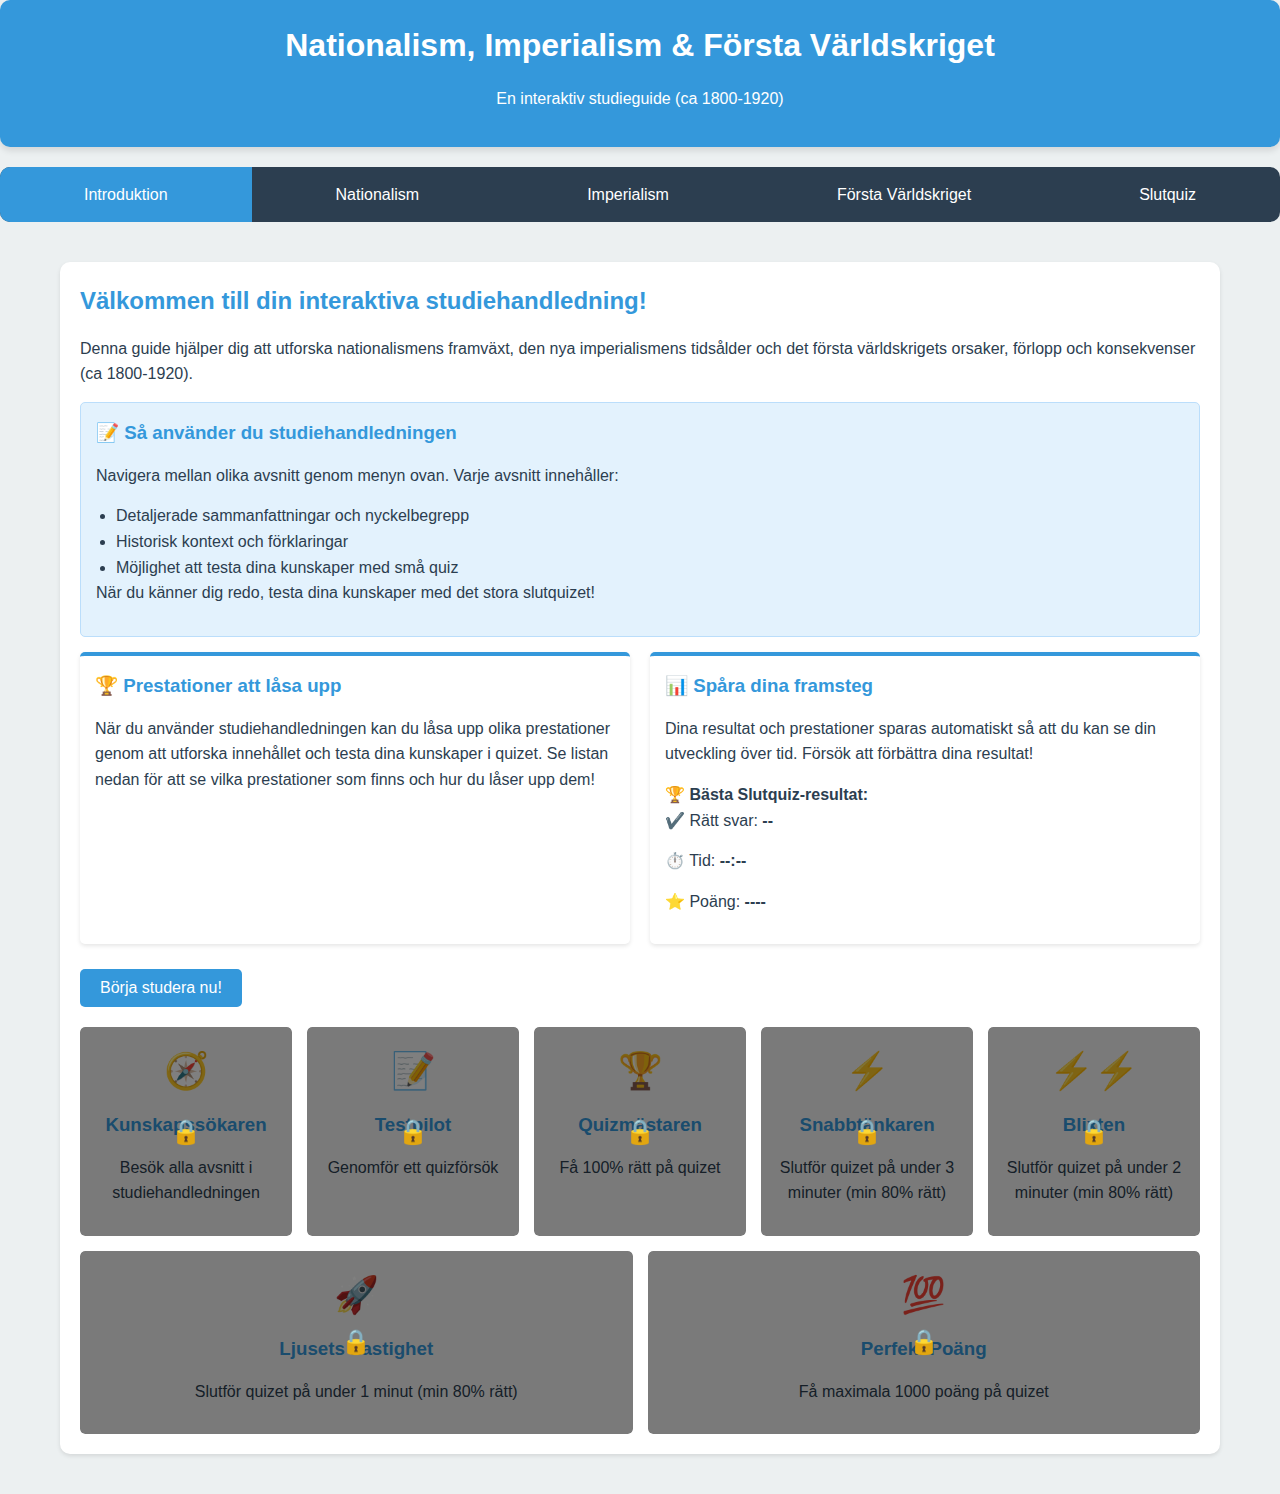
<file: historyguide.html>
<!DOCTYPE html>
<html lang="sv">
<head>
    <meta charset="UTF-8">
    <meta name="viewport" content="width=device-width, initial-scale=1.0">
    <title>Studieguide: Nationalism, Imperialism & Första Världskriget</title>
    <link rel="stylesheet" href="studyguide.css">
</head>
<body>

    <header>
        <h1>Nationalism, Imperialism & Första Världskriget</h1>
        <p>En interaktiv studieguide (ca 1800-1920)</p>
    </header>

    <nav>
        <ul>
            <li><a href="#" class="active" data-section="intro">Introduktion</a></li>
            <li><a href="#" data-section="nationalism">Nationalism</a></li>
            <li><a href="#" data-section="imperialism">Imperialism</a></li>
            <li><a href="#" data-section="wwi">Första Världskriget</a></li>
            <li><a href="#" data-section="quiz">Slutquiz</a></li>
        </ul>
    </nav>

    <div class="container">
        <!-- Introduktion -->
        <section id="intro" class="section active animated">
            <h2>Välkommen till din interaktiva studiehandledning!</h2>
            <p>Denna guide hjälper dig att utforska nationalismens framväxt, den nya imperialismens tidsålder och det första världskrigets orsaker, förlopp och konsekvenser (ca 1800-1920).</p>

            <div class="info-box">
                <h3>📝 Så använder du studiehandledningen</h3>
                <p>Navigera mellan olika avsnitt genom menyn ovan. Varje avsnitt innehåller:</p>
                <ul>
                    <li>Detaljerade sammanfattningar och nyckelbegrepp</li>
                    <li>Historisk kontext och förklaringar</li>
                    <li>Möjlighet att testa dina kunskaper med små quiz</li>
                </ul>
                <p>När du känner dig redo, testa dina kunskaper med det stora slutquizet!</p>
            </div>

            <div class="flex-container">
                <div class="card">
                    <h3>🏆 Prestationer att låsa upp</h3>
                    <p>När du använder studiehandledningen kan du låsa upp olika prestationer genom att utforska innehållet och testa dina kunskaper i quizet. Se listan nedan för att se vilka prestationer som finns och hur du låser upp dem!</p>
                </div>
                <div class="card">
                    <h3>📊 Spåra dina framsteg</h3>
                    <p>Dina resultat och prestationer sparas automatiskt så att du kan se din utveckling över tid. Försök att förbättra dina resultat!</p>
                    <h4>🏆 Bästa Slutquiz-resultat:</h4>
                    <div class="best-score-display">
                        <p><span class="icon">✔️</span> Rätt svar: <strong id="best-score-correct">--</strong></p>
                        <p><span class="icon">⏱️</span> Tid: <strong id="best-score-time">--:--</strong></p>
                        <p><span class="icon">⭐</span> Poäng: <strong id="best-score-points">----</strong></p>
                    </div>
                </div>
            </div>

            <button onclick="document.querySelector('[data-section=\'nationalism\']').click()">Börja studera nu!</button>

            <!-- Achievements List moved after button -->
            <div id="achievements-list" class="achievements">
                <!-- Prestationer renderas här av JS -->
            </div>
        </section>

        <!-- Nationalism -->
        <section id="nationalism" class="section animated">
            <h2>Nationalismens Tidsålder (ca 1800-1914)</h2>

            <div class="subsection theme-blue">
                <h3><span class="box-icon">🌍</span> Nationalitetstankens Framväxt</h3>
                <p>Under 1800-talet svepte idén om nationalism genom Europa. Folk började se sig som medlemmar av en <strong>nation</strong> (ett folk med gemensamt språk, historia, kultur) snarare än bara undersåtar till en kung. Denna idé utmanade den gamla ordningen med multietniska imperier och kungadömen.</p>
                <div class="info-box box-with-bg-icon" data-bg-icon="🇫🇷">
                    <h4><span class="box-icon">💡</span> Ursprung och Spridning</h4>
                    <p>Idéerna fick starkt fäste under <strong>Franska revolutionen</strong> och <strong>Napoleonkrigen</strong>. Franska arméer spred idéer om folkstyre och "nationen" samtidigt som deras ockupation väckte motstånd och nationell medvetenhet hos andra folk (som tyskar, inspirerade av filosofer som Johann Fichte, och italienare). Begreppet "nation" började syfta på hela folket som delade en identitet.</p>
                    <p><strong>Nationalitetstanken:</strong> Idén att varje folk borde ha rätt att bilda sin egen <strong>nationalstat</strong> baserad på <strong>självbestämmande</strong>, istället för att lyda under kejsare eller vara splittrade.</p>
                </div>
                 <ul class="icon-list-alt">
                    <li><span class="list-icon">🗣️</span> <strong>Språk & Kultur:</strong> Fokus på gemensamt språk, folklore och hyllandet av den nationella <strong>folksjälen</strong> och historien för att bygga nationell identitet.</li>
                    <li><span class="list-icon">🚩</span> <strong>Symboler:</strong> Nationsflaggor, nationalsånger och nationella personifikationer (som Moder Svea, Germania) blev viktiga för att ena folket känslomässigt. Kärleken till <strong>fäderneslandet</strong> politiserades.</li>
                 </ul>
            </div>

            <div class="subsection theme-green">
                <h3><span class="box-icon">🔗</span> Enande och Splittrande Kraft</h3>
                <p>Nationalismen hade två sidor, den var både <strong>enande</strong> och <strong>splittrande</strong>:</p>
                <div class="comparison-grid">
                    <div class="comparison-item">
                        <h4>Enande <span class="icon">🤝</span></h4>
                        <p>Samlade folk som levde splittrat i olika stater till en nation (t.ex. Italiens enande, Tysklands enande).</p>
                        <p>Kopplades ofta till <strong>liberala idéer</strong> om frihet och folkstyre (särskilt under revolutionsåret 1848, där folkmassor viftade med nationalflaggor och krävde folkstyre).</p>
                    </div>
                    <div class="comparison-item">
                        <h4>Splittrande <span class="icon">💥</span></h4>
                        <p>Hotade att bryta upp gamla multietniska imperier (t.ex. Österrike-Ungern, Osmanska riket) när olika folkgrupper inom dem krävde självständighet.</p>
                        <p>Kunde bli konservativ och exkluderande. Makthavare lärde sig använda nationalismen för att ena "oss" mot "dem" och stärka sin egen makt. Nationalismen kunde bli en starkare kraft än t.ex. socialismens idé om internationell arbetarklassolidaritet ("Proletärer i alla länder, förena er!").</p>
                    </div>
                </div>
            </div>

            <div class="subsection theme-yellow">
                <h3><span class="box-icon">🇮🇹</span> Italiens Enande (Risorgimento)</h3>
                <p>Italien var länge bara ett "geografiskt uttryck", splittrat i stater som Piemonte-Sardinien, Bägge Sicilierna, Kyrkostaten samt områden under österrikiskt styre (Lombardiet, Venetien). Enandet drevs av nationaliströrelsen <strong>Risorgimento</strong> ("Återuppståndelse") och skedde genom en kombination av diplomati, krig och revolutionär glöd:</p>
                <div class="flex-container icon-card-deck theme-benefit">
                    <div class="card">
                        <h4><span class="box-icon">🧠</span> Cavour (Strategen)</h4>
                        <p>Piemonte-Sardiniens premiärminister. Använde skicklig diplomati och krig (allians med Frankrike mot Österrike 1859) för att ena norra Italien.</p>
                    </div>
                     <div class="card">
                        <h4><span class="box-icon">⚔️</span> Garibaldi (Hjälten)</h4>
                        <p>Ledde "De tusendes expedition" (tusen rödskjortor) och erövrade Sicilien och södra Italien 1860. Enormt populär "folkets hjälte", känd som "Hjälten från två världar" för sina tidigare strider i Sydamerika.</p>
                    </div>
                     <div class="card">
                        <h4><span class="box-icon">👑</span> Victor Emanuel II (Kungen)</h4>
                        <p>Piemontes kung. Garibaldi överlämnade sin erövring till honom vid Teano 1860 för Italiens enhets skull. Victor Emanuel II blev det enade Italiens första kung 1861.</p>
                    </div>
                </div>
                 <div class="info-box box-with-bg-icon" data-bg-icon="🗺️">
                     <h4>Resultat</h4>
                     <p><strong>Kungariket Italien</strong> utropades 1861. Venetien (Venedig) anslöts 1866 (efter Preussens seger mot Österrike) och Rom 1870 (när franska trupper drogs tillbaka p.g.a. fransk-tyska kriget). Italien var nu enat.</p>
                 </div>
            </div>

            <div class="subsection theme-orange">
                 <h3><span class="box-icon">🇩🇪</span> Tysklands Enande</h3>
                 <p>Tyskland var också splittrat (<strong>Tyska förbundet</strong>). Enandet leddes av den starkaste tyska staten, <strong>Preussen</strong>, under den konservative och pragmatiske premiärministern <strong>Otto von Bismarck</strong> och hans <strong>Realpolitik</strong> (praktisk maktpolitik).</p>
                 <div class="definition">
                     <h4><span class="box-icon">💬</span> Bismarcks Metod: "Blod och Järn"</h4>
                     <p>Bismarck menade att Tysklands enande inte skulle avgöras av "tal och majoritetsbeslut... utan genom blod och järn" – det vill säga militär styrka och beslutsamhet, inte liberala ideal.</p>
                 </div>
                <h4>Tre Krig för Enande:</h4>
                 <div class="timeline">
                     <div class="timeline-event left">
                         <div class="timeline-content">
                             <span class="timeline-date">1864</span>
                             <h4>Krig mot Danmark 🇩🇰</h4>
                             <p>Preussen & Österrike besegrar Danmark (om Schleswig-Holstein). Visade preussisk styrka.</p>
                         </div>
                     </div>
                     <div class="timeline-event right">
                         <div class="timeline-content">
                             <span class="timeline-date">1866</span>
                             <h4>Krig mot Österrike 🇦🇹</h4>
                             <p>Preussen segrar snabbt (slaget vid Königgrätz/Sadowa). Österrike utestängs från tyska affärer. Nordtyska förbundet bildas.</p>
                         </div>
                     </div>
                     <div class="timeline-event left">
                         <div class="timeline-content">
                             <span class="timeline-date">1870-71</span>
                             <h4>Krig mot Frankrike 🇫🇷</h4>
                             <p>Bismarck provocerar fram kriget (Emsdepeschen). Sydtyska stater ansluter sig. Avgörande tysk seger (Napoleon III tillfångatas vid Sedan).</p>
                         </div>
                     </div>
                 </div>
                <div class="info-box box-with-bg-icon" data-bg-icon="🏰">
                     <h4>Resultat: Tyska Kejsardömet</h4>
                     <p>Den 18 januari 1871 utropades det <strong>Tyska kejsardömet</strong> i Versailles spegelsal med Preussens kung Wilhelm I som kejsare (Kaiser) och Bismarck som rikskansler (även kallad <strong>Järnkanslern</strong>). Tyskland var enat "uppifrån" genom preussisk makt.</p>
                 </div>
            </div>

            <div class="subsection theme-purple">
                 <h3><span class="box-icon">👑</span> Imperiernas Problem & Minoriteter</h3>
                 <p>För multietniska imperier som <strong>Österrike-Ungern</strong> och <strong>Osmanska riket</strong> var nationalismen ett existentiellt hot, då den var splittrande. Att dra nationella gränser var extremt svårt i dessa områden där folkgrupper levde blandat.</p>
                 <div class="flex-two-column">
                     <div class="column">
                         <h4>Österrike-Ungern (Habsburg)</h4>
                         <p>Hem åt tyskar, ungrare (magyarer), tjecker, slovaker, polacker, ukrainare, slovener, kroater, serber, rumäner, italienare m.fl.</p>
                         <ul>
                             <li><strong>1867 Ausgleich (Kompromissen):</strong> Skapade dubbelmonarkin Österrike-Ungern för att blidka ungrarna. Imperiet delades i en österrikisk och en ungersk del med varsin regering, men med gemensam monark och utrikespolitik.</li>
                             <li><strong>Fortsatta spänningar:</strong> Andra slaviska folk (tjecker, polacker, sydslaver) kände sig fortfarande förtryckta. I den ungerska delen bedrevs <strong>Magyarisering</strong> – försök att påtvinga ungerskt språk och kultur.</li>
                         </ul>
                     </div>
                     <div class="column">
                         <h4>Osmanska Riket ("Europas sjuke man")</h4>
                         <p>Nationalism ledde till självständighet för folk på <strong>Balkanhalvön</strong>:</p>
                         <ul>
                            <li>Grekland (ca 1830)</li>
                            <li>Serbien, Montenegro, Rumänien (de facto självständiga vid mitten av 1800-talet, formellt 1878)</li>
                            <li>Bulgarien (autonomt 1878, självständigt 1908)</li>
                         </ul>
                         <p>Dessa nya stater och deras rivalitet, tillsammans med stormakternas inblandning, skapade <strong>"Europas krutdurk"</strong> (powder keg of Europe) på Balkan.</p>
                     </div>
                 </div>
                 <div class="warning-box">
                    <h4><span class="box-icon">⚠️</span> Nationalismens Mörka Sida</h4>
                    <p>Även i enade stater kunde nationalism leda till förtryck av minoriteter. Exempel: Bismarcks <strong>Kulturkampf</strong> ("kulturkamp") mot katoliker i Tyskland, försök att germanisera polacker i Preussen, russifiering i Ryssland, och framväxande antisemitism som hävdade att judar inte tillhörde "nationen".</p>
                 </div>
            </div>

             <div class="subsection theme-cyan">
                <h3><span class="box-icon">🗺️</span> En Ny Europakarta & Sociala Följder</h3>
                <p>Nationalismen ritade om Europas karta och förändrade människors identitet och vardag.</p>
                 <h4>Geografiska Förändringar:</h4>
                <ul class="styled-list check-list-alt green-checks">
                    <li>Nya stater: Italien, Tyskland, Grekland, Serbien, Rumänien, Bulgarien. Även <strong>Norge</strong> blev självständigt från Sverige genom fredlig unionsupplösning 1905.</li>
                    <li>Imperier försvagades eller krympte (Osmanska riket, Österrikes inflytande minskade).</li>
                    <li><strong>Polen</strong> förblev delat mellan Ryssland, Preussen och Österrike, men polsk nationalism levde starkt vidare.</li>
                </ul>
                <h4>Sociala & Kulturella Följder:</h4>
                 <dl class="definition-list-alt">
                     <dt>
                        <span class="list-icon">👨‍👩‍👧‍👦</span> <strong>Nationell Identitet:</strong>
                     </dt>
                     <dd>
                        Människor identifierade sig mer som "tyskar", "italienare" etc., inte bara som bayrare eller sicilianare.
                     </dd>
                     <dt>
                        <span class="list-icon">📚</span> <strong>Utbildning & Språk:</strong>
                     </dt>
                     <dd>
                        Skolväsendet och massmedia (tidningar) spred nationalspråk och en gemensam historieskrivning.
                     </dd>
                     <dt>
                        <span class="list-icon">🎖️</span> <strong>Militärtjänst & Symboler:</strong>
                     </dt>
                     <dd>
                        Allmän värnplikt och nationella symboler (flagga, hymn) stärkte samhörigheten och lojaliteten till staten.
                     </dd>
                     <dt>
                        <span class="list-icon">🎭</span> <strong>Kultur & Sport:</strong>
                     </dt>
                     <dd>
                        Nationell stolthet uttrycktes i konst (Verdi, Smetana), litteratur och idrott (t.ex. de moderna Olympiska Spelen från 1896).
                     </dd>
                     <dt>
                        <span class="list-icon">🔥</span> <strong>Intensiv Hängivenhet:</strong>
                     </dt>
                     <dd>
                        Nationalism blev en slags "civil religion", en kraftfull lojalitet som kunde överskugga andra identiteter och bidra till spänningar mellan nationer, vilket banade väg för Första världskriget.
                     </dd>
                 </dl>
            </div>

            <!-- Section Quiz for Nationalism -->
            <div class="section-quiz">
                <h3>Testa dina kunskaper om Nationalism!</h3>
                <p>Svara på några snabba frågor om avsnittet du just läst.</p>
                <div id="nationalism-questions" class="quiz-container">
                    <!-- Quiz questions for this section will be loaded here by JS -->
                </div>
            </div>

            <button onclick="document.querySelector('[data-section=\'imperialism\']').click()">Nästa Avsnitt: Imperialism</button>
        </section>

        <!-- Imperialism -->
        <section id="imperialism" class="section animated">
            <h2>Imperialismens Tidsålder (ca 1870-1914)</h2>

            <div class="subsection theme-red">
                <h3><span class="box-icon">🌍</span> Vad är Imperialism?</h3>
                <p><strong>Imperialism</strong> är när en starkare nation utökar sin makt och kontroll över andra, svagare territorier. Detta skedde i en intensiv våg, kallad <strong>"den nya imperialismen"</strong>, under slutet av 1800-talet. Ordet kommer från latinets <strong>imperium</strong> (herravälde).</p>
                <div class="definition">
                    <h4><span class="box-icon">📖</span> Definition</h4>
                    <p>Att utöva makt och herravälde (imperium) över andra områden, antingen genom direkt territoriell erövring (kolonier) eller genom politisk/ekonomisk kontroll (t.ex. protektorat, inflytandesfärer).</p>
                </div>
                <p>Till skillnad från tidigare kolonialism (fokus på handelsposter, Amerika), innebar den nya imperialismen ofta formell annektering och administration av stora landområden, särskilt i Afrika och Asien. Detta möjliggjordes av det industriella och teknologiska försprånget.</p>
                <div class="info-box">
                    <h4><span class="box-icon">🔧</span> Förutsättningar</h4>
                    <ul class="styled-list check-list-alt">
                        <li><strong>Industriella revolutionen:</strong> Teknologiskt övertag (vapen som Maximkulsprutan, transport som ångfartyg, kommunikation som telegrafen).</li>
                        <li><strong>Medicin:</strong> Kinin, till exempel, gjorde det möjligt för européer att överleva i tropiska klimat ("vita mannens grav").</li>
                        <li><strong>Infrastruktur:</strong> Suezkanalen (1869) förkortade resvägen till Asien dramatiskt. Järnvägar byggdes in i kolonierna.</li>
                    </ul>
                </div>
            </div>

            <div class="subsection theme-orange">
                <h3><span class="box-icon">🌍🏃</span> Kapplöpningen om Afrika</h3>
                <p>Den mest dramatiska erövringen. Från ca 10% europeisk kontroll 1880 till ca 90% 1914. Endast Etiopien (Abessinien) och Liberia förblev självständiga.</p>
                <div class="info-box box-with-bg-icon" data-bg-icon="🇩🇪">
                    <h4><span class="box-icon">🤝</span> Berlinkonferensen (1884-85)</h4>
                    <p>Sammankallad av Bismarck. Europeiska makter (ingen afrikansk representation) delade upp Afrika mellan sig för att undvika inbördes krig. Krävde <strong>"effektiv ockupation"</strong> för att göra anspråk på ett område, vilket påskyndade erövringen och ignorerade existerande afrikanska riken och gränser.</p>
                </div>
                <h4>Största Kolonialmakterna i Afrika:</h4>
                <dl class="definition-list-alt">
                    <dt>
                        <span class="list-icon">🇬🇧</span> <strong>Storbritannien:</strong>
                    </dt>
                    <dd>
                        Kontrollerade områden från Egypten (Suezkanalen) till Sydafrika. Drömde om en sammanhängande linje "från Kap till Kairo" (Kap-Kairolinjen). Exempel: Sudan, Kenya, Nigeria, Guldkusten. Utkämpade Boerkriget (1899-1902) mot holländskättade boer i Sydafrika för kontroll över guld- och diamantfyndigheter.
                    </dd>
                    <dt>
                        <span class="list-icon">🇫🇷</span> <strong>Frankrike:</strong>
                    </dt>
                    <dd>
                        Stora delar av Väst- och Centralafrika (Franska Västafrika, Franska Ekvatorialafrika), samt Algeriet (erövrat tidigare), Tunisien och Madagaskar.
                    </dd>
                    <dt>
                        <span class="list-icon">🇧🇪</span> <strong>Belgien:</strong>
                    </dt>
                    <dd>
                        <strong>Kongofristaten</strong> var kung Leopold II:s personliga egendom (1885-1908). Ökänd för brutal gummiutvinning ("Gummiterrorn") med tvångsarbete och stympning (avhuggna händer). Miljontals dog.
                    </dd>
                    <dt>
                        <span class="list-icon">🇩🇪</span> <strong>Tyskland:</strong>
                    </dt>
                    <dd>
                        Senkomling, skaffade kolonier som Tyska Sydvästafrika (Namibia, där Hererofolket utsattes för ett folkmord 1904), Tyska Östafrika (Tanzania), Kamerun, Togo.
                    </dd>
                     <dt>
                        <span class="list-icon">🇮🇹</span> <strong>Italien:</strong>
                     </dt>
                     <dd>
                        Libyen, Eritrea, Italienska Somaliland. Försökte erövra Etiopien men besegrades vid Adwa 1896 – en stor prestigeförlust.
                     </dd>
                     <dt>
                        <span class="list-icon">🇵🇹</span> <strong>Portugal:</strong>
                     </dt>
                     <dd>
                        Behöll och utökade gamla kolonier som Angola och Moçambique.
                     </dd>
                </dl>
                 <div class="warning-box">
                    <h4><span class="box-icon">⚠️</span> Konsekvenser i Afrika</h4>
                     <p>Gränser drogs godtyckligt, splittrade folkgrupper eller tvingade samman rivaler. Traditionella styren krossades. Afrikanskt motstånd (t.ex. Zulu vid Isandlwana 1879, Mahdi i Sudan) slogs ner. <strong>Fashodakrisen</strong> (1898) mellan Storbritannien och Frankrike i Sudan visade på risken för krig mellan stormakterna.</p>
                </div>
            </div>

            <div class="subsection theme-lblue">
                <h3><span class="box-icon">🌏</span> Imperialism i Asien</h3>
                <p>Även Asiens gamla civilisationer kom under europeiskt (och japanskt) inflytande, men ofta på andra sätt än i Afrika.</p>
                 <h4>Indien: Kronjuvelen ("The Jewel in the Crown")</h4>
                 <div class="info-box box-with-bg-icon" data-bg-icon="🇬🇧">
                     <p>Styrdes länge av Brittiska <strong>Ostindiska Kompaniet</strong>. Efter det stora <strong>Sepoyupproret 1857</strong>, utlöst bl.a. av patroner smorda med djurfett (orent för hinduer och muslimer), tog brittiska staten direkt kontroll -> <strong>Brittiska Raj</strong> (1858). Drottning Victoria blev kejsarinna av Indien.</p>
                     <p><strong>Effekter:</strong> Modernisering (järnväg, telegraf) men också ekonomisk exploatering (indisk textilindustri slogs ut), rasism och växande indisk nationalism (Indian National Congress bildades 1885).</p>
                 </div>

                <h4>Kina: Sfärer av Inflytande & Ojämlika Fördrag</h4>
                 <div class="info-box box-with-bg-icon" data-bg-icon="🇨🇳">
                     <p>Kina besegrades i <strong>Opiumkrigen</strong> (1839-42, 1856-60) av Storbritannien (senare även Frankrike) pga Kinas försök att stoppa den brittiska opiumhandeln. Kina tvingades öppna hamnar ("fördragshamnar"), avstå Hongkong och acceptera "ojämlika fördrag" med låga tullar och extraterritoriella rättigheter för utlänningar.</p>
                     <p>Istället för full kolonisering delades Kina upp i <strong>sfärer av inflytande</strong> där olika makter (Storbritannien, Frankrike, Tyskland, Ryssland, Japan) hade ekonomiska privilegier. USA förespråkade <strong>"Öppna dörrens politik"</strong> (1899) – lika handelsrättigheter för alla, för att hindra fullständig uppdelning.</p>
                     <p><strong>Boxarupproret (1900)</strong> var ett misslyckat folkligt uppror mot utländskt inflytande, som slogs ner av en internationell styrka. Kina förblev formellt självständigt men djupt försvagat.</p>
                 </div>

                 <h4>Japan: Från Isolerat till Imperialist</h4>
                 <div class="info-box box-with-bg-icon" data-bg-icon="🇯🇵">
                     <p>Tvingades öppna sig för väst genom amerikansk <strong>kanonbåtsdiplomati</strong> (Commodore Perry 1853). Som svar genomfördes <strong>Meijirestaurationen (1868)</strong>: <strong>Shogunens</strong> makt bröts, kejsaren återinsattes och Japan inledde en blixtsnabb modernisering för att "bli starkt som väst" och undvika Kinas öde.</p>
                     <p>Japan blev självt en imperialistisk makt:</p>
                     <ul>
                         <li>Seger i <strong>Kinesisk-japanska kriget (1894-95)</strong> -> Kontroll över Taiwan, inflytande i Korea.</li>
                         <li>Seger i <strong>Rysk-japanska kriget (1904-05)</strong> -> Chockerande seger för en asiatisk makt över en europeisk. Säkrad kontroll över Korea (annekterat 1910), inflytande i Manchuriet.</li>
                     </ul>
                 </div>
                 <p>Andra områden: Franska Indokina (Vietnam, Laos, Kambodja), Nederländska Ostindien (Indonesien). Siam (Thailand) förblev självständigt som buffertstat.</p>
            </div>

            <div class="subsection theme-cyan">
                 <h3><span class="box-icon">🇺🇸</span> USA & Amerika</h3>
                 <p>Latinamerika var mestadels politiskt självständigt men ekonomiskt beroende (informell imperialism). USA växte fram som regional stormakt.</p>
                <dl class="definition-list-alt">
                    <dt>
                        <span class="list-icon">📜</span> <strong>Monroedoktrinen (1823):</strong>
                    </dt>
                    <dd>
                        USA varnar Europa för nykolonisering eller inblandning i Amerika.
                    </dd>
                    <dt>
                        <span class="list-icon">👮</span> <strong>Roosevelt Corollary (1904):</strong>
                    </dt>
                    <dd>
                        Tillägg till Monroedoktrinen. USA hävdar rätt att ingripa i Latinamerika vid "kroniskt misskötsel" ("internationell polis").
                    </dd>
                     <dt>
                        <span class="list-icon">⚔️</span> <strong>Spansk-amerikanska kriget (1898):</strong>
                     </dt>
                     <dd>
                        USA besegrar Spanien och tar Puerto Rico, Guam, Filippinerna. Kuba blir ett amerikanskt protektorat. Hawaii annekteras samma år. USA blir en kolonialmakt.
                     </dd>
                     <dt>
                        <span class="list-icon">🍌</span> <strong>"Bananrepubliker":</strong>
                     </dt>
                     <dd>
                        USA ingriper ofta militärt och politiskt i Centralamerika och Karibien för att skydda amerikanska ekonomiska intressen (t.ex. United Fruit Company).
                     </dd>
                </dl>
            </div>

             <div class="subsection theme-purple">
                <h3><span class="box-icon">❓</span> Varför Imperialism? Drivkrafter</h3>
                 <p>En kombination av faktorer:</p>
                 <div class="flex-container icon-card-deck theme-risk animated-children-stagger">
                     <div class="card">
                         <h4><span class="box-icon">💰</span> Ekonomi</h4>
                         <p>Behov av råvaror (gummi, olja, koppar, bomull), nya marknader för industrivaror, investeringsmöjligheter för kapital.</p>
                     </div>
                     <div class="card">
                         <h4><span class="box-icon">🏳️</span> Politik & Strategi</h4>
                         <p>Nationalistisk prestige (status att ha imperium), stormaktsrivalitet (hindra andra från att ta områden), säkra strategiska punkter (marinbaser, handelsvägar som Suez & Panama).</p>
                     </div>
                      <div class="card">
                         <h4><span class="box-icon">🧬</span> Ideologi</h4>
                         <p><strong>Socialdarwinism:</strong> Felaktig tillämpning av Darwins idéer; tron att starka nationer/"raser" naturligt dominerar svagare i en <strong>"kamp om tillvaron"</strong>.</p>
                         <p><strong>Civiliseringsmission / "Den vite mannens börda":</strong> Idén (uttryckt av t.ex. Rudyard Kipling) att européer hade en plikt att sprida sin civilisation, kultur och religion, även om det var en "börda". Ofta en ursäkt för exploatering.</p>
                     </div>
                       <div class="card">
                         <h4><span class="box-icon">✝️</span> Religion & Äventyr</h4>
                         <p>Kristna missionärer ville sprida sin tro. Utforskare (Livingstone, Stanley), äventyrare och militärer sökte ära och upplevelser.</p>
                     </div>
                 </div>
            </div>

             <div class="subsection theme-yellow">
                 <h3><span class="box-icon">📉</span> Konsekvenser av Imperialismen</h3>
                <p>Imperialismen fick djupa och långvariga följder globalt:</p>
                 <ul class="styled-list cross-list-alt">
                     <li><strong>Global Ekonomi & Ojämlikhet:</strong> Världen bands samman ekonomiskt, men med ojämlika relationer. Kolonier blev råvaruproducenter beroende av världsmarknaden. Bidrog till rikedom i väst och underutveckling i många kolonier.</li>
                     <li><strong>Politiska Spänningar & Krig:</strong> Rivalitet om kolonier bidrog till spänningar mellan stormakterna -> Första världskriget.</li>
                     <li><strong>Nya Gränser & Konflikter:</strong> Koloniala gränser drogs godtyckligt -> framtida etniska konflikter och instabilitet i postkoloniala stater.</li>
                     <li><strong>Sociala Förändringar & Rasism:</strong> Befolkningsförändringar (sjukdomar, våld, migration av arbetskraft t.ex. indier och kineser). Rasism och diskriminering institutionaliserades.</li>
                     <li><strong>Kulturell Påverkan:</strong> Spridning av europeiska språk, utbildningssystem, religion. Men också förstörelse eller marginalisering av lokala kulturer och ekonomier.</li>
                     <li><strong>Infrastruktur för Exploatering:</strong> Järnvägar, hamnar byggdes, men främst för att frakta ut råvaror, inte för intern utveckling i kolonierna.</li>
                    <li><strong>Framväxt av Anti-kolonial Nationalism:</strong> Paradoxalt nog ledde det koloniala förtrycket och den västerländska utbildningen till att nya nationella identiteter och självständighetsrörelser växte fram hos de koloniserade folken.</li>
                    <li><strong>Arvet av Underutveckling:</strong> Många problem i postkoloniala länder ("Tredje världen") har rötter i imperialismens strukturer (ekonomiskt beroende, svaga institutioner, etniska spänningar).</li>
                 </ul>
             </div>

             <!-- Section Quiz for Imperialism -->
             <div class="section-quiz">
                 <h3>Testa dina kunskaper om Imperialism!</h3>
                 <p>Svara på några snabba frågor om avsnittet du just läst.</p>
                 <div id="imperialism-questions" class="quiz-container">
                     <!-- Quiz questions for this section will be loaded here by JS -->
                 </div>
             </div>

            <button onclick="document.querySelector('[data-section=\'wwi\']').click()">Nästa Avsnitt: Första Världskriget</button>
        </section>

        <!-- Första Världskriget -->
        <section id="wwi" class="section animated">
            <h2>Första Världskriget (1914-1918)</h2>

            <div class="subsection theme-red">
                <h3><span class="box-icon">💥</span> Krigsutbrottet Sommaren 1914</h3>
                <p>Europa hade haft en <strong>"lång fred"</strong> men under ytan fanns djupa spänningar: nationalism, imperialism, militarism och komplexa allianssystem.</p>
                 <div class="info-box narrative-intro"> <!-- Added a specific class for potential extra styling -->
                    <h4><span class="box-icon">📜</span> Vägen till Krig: En Kontinent på Branten</h4>
                    <p>Sommaren 1914 var Europa en krutdurk redo att explodera. Årtionden av nationalistisk yra, imperialistisk kapplöpning och en febrig militär upprustning hade skapat ett komplext nät av spända relationer. Två stora militärallianser stod mot varandra: <strong>Trippelalliansen</strong> (Tyskland, Österrike-Ungern, Italien) och <strong>Trippelententen</strong> (Frankrike, Ryssland, Storbritannien). Tänkta att bevara freden genom maktbalans, riskerade de nu att förvandla en lokal konflikt till en global katastrof.</p>
                    <p>Gnistan kom den 28 juni i Sarajevo. När den unge serbnationalisten Gavrilo Princip mördade Österrike-Ungerns tronföljare, <strong>ärkehertig Franz Ferdinand</strong>, sattes en ostoppbar kedjereaktion igång. Med Tysklands "blankocheck" i ryggen, ställde Österrike-Ungern ett ultimatum till Serbien, designat för att avslås. När Serbien vägrade gå med på allt, rasade domino-brickorna. Mobilisering följde på mobilisering, krigsförklaring på krigsförklaring. Den "Svarta veckan" drog in stormakterna, en efter en, i det som skulle bli det Stora Kriget.</p>
                </div>

                <h4>Dominoeffekten ("Svarta veckan")</h4>
                <div class="timeline">
                    <svg class="timeline-dots-svg"></svg>
                    <div class="timeline-event left">
                        <div class="timeline-content">
                            <span class="timeline-date">28 Juli</span>
                            <h4>Krigsförklaring</h4>
                            <p>Österrike-Ungern förklarar krig mot Serbien.</p>
                        </div>
                    </div>
                    <div class="timeline-event right">
                        <div class="timeline-content">
                            <span class="timeline-date">~30 Juli</span>
                            <h4>Rysk Mobilisering</h4>
                            <p>Ryssland mobiliserar för att stödja Serbien.</p>
                        </div>
                    </div>
                    <div class="timeline-event left">
                        <div class="timeline-content">
                            <span class="timeline-date">1 Aug</span>
                            <h4>Tyskland agerar</h4>
                            <p>Tyskland förklarar krig mot Ryssland.</p>
                        </div>
                    </div>
                    <div class="timeline-event right">
                        <div class="timeline-content">
                            <span class="timeline-date">3 Aug</span>
                            <h4>Anfall västerut</h4>
                            <p>Tyskland förklarar krig mot Frankrike och aktiverar Schlieffenplanen.</p>
                        </div>
                    </div>
                    <div class="timeline-event left">
                        <div class="timeline-content">
                            <span class="timeline-date">4 Aug</span>
                            <h4>Storbritannien dras in</h4>
                            <p>Tyskland invaderar Belgien, Storbritannien förklarar krig mot Tyskland.</p>
                        </div>
                    </div>
                </div>
                 
                 <!-- REMOVED Horizontal Timeline -->

                 <p>Kriget som förväntades vara "över till jul" ("hemma innan löven faller") blev snabbt ett <strong>världskrig</strong>.</p>
             </div>

            <div class="subsection theme-lblue">
                <h3><span class="box-icon">⛏️</span> Skyttegravskriget på Västfronten</h3>
                <p>Schlieffenplanen misslyckades; den tyska framryckningen stoppades vid Marne (sept 1914). Kriget på <strong>västfronten</strong> stelnade till ett statiskt, brutalt <strong>skyttegravskrig</strong> i nästan fyra år, från Nordsjön till Schweiz.</p>
                <div class="info-box comparison-box">
                    <h4>Livet i <strong>Skyttegraven</strong></h4>
                    <div class="comparison-grid">
                        <div class="comparison-item">
                            <h4>Verklighet <span class="icon">😟</span></h4>
                             <p>Lera, stank, råttor, löss, ständig dödsfara från prickskyttar och artillerield.</p>
                            <p>Enorma förluster vid meningslösa offensiver (t.ex. Somme 1916: 60 000 brittiska förluster första dagen).</p>
                            <p>Psykisk påfrestning: <strong>Granatchock</strong> (Shell shock / PTSD).</p>
                        </div>
                        <div class="comparison-item">
                            <h4>"<strong>Ingenmansland</strong>" <span class="icon">💀</span></h4>
                            <p>Området mellan de fientliga skyttegravarna.</p>
                            <p>Ett sönderskjutet landskap av lervälling, taggtråd och lik.</p>
                        </div>
                    </div>
                     <div class="definition">
                         <h4><span class="box-icon">🕊️</span> Julvapenstilleståndet 1914</h4>
                         <p>En kort, spontan vapenvila julen 1914 där tyska och brittiska/franska soldater på vissa frontavsnitt möttes, bytte gåvor och spelade fotboll i ingenmansland. Ett unikt ögonblick av mänsklighet mitt i kriget, som snabbt förbjöds av generalerna.</p>
                     </div>
                </div>
            </div>

            <div class="subsection theme-yellow">
                <h3><span class="box-icon">⚙️</span> Ny Teknik & Modern Krigföring</h3>
                <p>Första världskriget var <strong>"det första moderna kriget"</strong> där ny industriell teknik spelade en avgörande, och ofta fasansfull, roll.</p>
                <dl class="definition-list-alt">
                    <dt>
                        <span class="list-icon">💥</span> <strong>Kulsprutor:</strong>
                    </dt>
                    <dd>
                        Gjorde frontalanfall närmast självmordiska, tvingade ner arméerna i skyttegravar. Maximkulsprutan dominerade försvaret.
                    </dd>
                    <dt>
                        <span class="list-icon">💣</span> <strong>Artilleri:</strong>
                    </dt>
                    <dd>
                        Kraftigare kanoner med längre räckvidd. Orsakade enorm förödelse ("jordbävning av stål") och majoriteten av dödsfallen.
                    </dd>
                    <dt>
                        <span class="list-icon">🚜</span> <strong>Stridsvagnar (Tanks):</strong>
                    </dt>
                    <dd>
                        Introducerades av britterna 1916 (Somme). Tidiga modeller var opålitliga men kunde korsa skyttegravar och taggtråd. Bidrog till att bryta stalmatet sent i kriget.
                    </dd>
                    <dt>
                        <span class="list-icon">✈️</span> <strong>Flygplan:</strong>
                    </dt>
                    <dd>
                        Utvecklades snabbt från spaning till beväpnade stridsplan. Luftstrider ("dogfights") och <strong>flygaräss</strong> som Röde Baronen blev en ny del av kriget. Bombning av städer inleddes i liten skala.
                    </dd>
                    <dt>
                        <span class="list-icon">☠️</span> <strong>Giftgas (Krigsgas):</strong>
                    </dt>
                    <dd>
                        Först klor (Tyskland, Ypres 1915), sedan fosgen och <strong>senapsgas</strong>. Orsakade fruktansvärt lidande (kvävning, blindhet, brännskador) och krävde <strong>gasmasker</strong>. <strong>Kemisk krigföring</strong> blev en ny fasa.
                    </dd>
                    <dt>
                        <span class="list-icon">🚢</span> <strong>Ubåtar (U-båtar):</strong>
                    </dt>
                    <dd>
                        Tyska ubåtar sänkte handelsfartyg i Atlanten för att strypa Storbritanniens försörjning. Det <strong>oinskränkta ubåtskriget</strong> 1917 bidrog starkt till USA:s inträde.
                    </dd>
                </dl>
                 <div class="warning-box">
                     <h4><span class="box-icon">⚠️</span> Taktik vs Teknik</h4>
                     <p>Generalerna höll ofta fast vid föråldrad taktik (massanfall) mot modern teknologi, vilket ledde till enorma, meningslösa förluster ("1800-talstaktik mot 1900-talets vapen").</p>
                 </div>
            </div>

             <div class="subsection theme-green">
                <h3><span class="box-icon">🌏</span> Kriget Utvidgas & Vändpunkter</h3>
                 <p>Kriget blev ett <strong>världskrig</strong> som involverade imperiernas kolonier och nya fronter:</p>
                 <ul class="styled-list check-list-alt">
                     <li><strong>Osmanska riket:</strong> Anslöt sig till Centralmakterna (Tyskland, Österrike-Ungern) 1914 -> strider i Mellanöstern (Gallipoli, Mesopotamien, Palestina - "Lawrence of Arabia"). Armeniska folkmordet genomfördes av osmanska regimen.</li>
                    <li><strong>Kolonierna:</strong> Trupper från kolonier (Indien, Algeriet, Senegal etc.) stred i Europa. Strider om tyska kolonier i Afrika och Stilla havet.</li>
                 </ul>
                 <h4>Avgörande År 1917:</h4>
                 <div class="flex-two-column">
                    <div class="column">
                        <h5>Ryska Revolutionen</h5>
                         <p>Krigströtthet, enorma förluster och inre oro ledde till tsarens (Nikolaj II) fall (feb/mars 1917). <strong>Bolsjevikerna</strong> tog makten (okt/nov 1917) och slöt en separatfred med Tyskland i <strong>Brest-Litovsk</strong> (mars 1918) -> Ryssland lämnar kriget, Tyskland kan flytta trupper västerut.</p>
                    </div>
                    <div class="column">
                        <h5>USA Går Med i Kriget</h5>
                         <p>Anledningar: Oinskränkt ubåtskrig (sänkningen av Lusitania 1915, återupptaget 1917), Zimmermann-telegrammet (tyskt försök att få Mexiko att anfalla USA). President Wilson ville "göra världen säker för demokrati".</p>
                         <p>Färska amerikanska trupper ("doughboys") under General Pershing började anlända i stor skala 1918 och blev avgörande.</p>
                    </div>
                </div>
            </div>

            <div class="subsection theme-blue">
                <h3><span class="box-icon">🏁</span> Krigsslutet & Vapenstilleståndet</h3>
                 <p><strong>Våroffensiven 1918:</strong> Tysklands sista stora försök (Ludendorff-offensiven) att vinna innan USA:s styrka blev för stor. Inledande framgångar med ny taktik (sturmtruppen), men offensiven körde fast pga utmattning och brist på resurser.</p>
                 <p><strong>Hundradagarsoffensiven (Aug-Nov 1918):</strong> Allierad motoffensiv under Foch, med massivt artilleri, stridsvagnar och amerikanskt stöd, bröt igenom de tyska linjerna.</p>
                 <p><strong>Centralmakterna</strong> Kollapsar: Bulgarien (sept), Osmanska riket (okt), Österrike-Ungern (okt/nov) kapitulerar eller faller samman i revolution.</p>
                 <p><strong>Tyskland:</strong> Intern oro (Kiel-myteriet nov), svält pga blockad, militärt nederlag -> <strong>Kejsar Wilhelm II</strong> abdikerar.</p>
                 <div class="info-box box-with-bg-icon" data-bg-icon="🕰️">
                     <h4><strong>Vapenstilleståndet</strong></h4>
                     <p>Trädde i kraft den <strong>11 november 1918, kl. 11.00</strong> ("elfte timmen på elfte dagen i elfte månaden"). Kriget var över.</p>
                 </div>
            </div>

            <div class="subsection theme-red">
                 <h3><span class="box-icon">📜</span> Versaillesfreden & Konsekvenser</h3>
                 <p>Segrarmakterna ("De Fyra Stora": USA: Wilson, Storbritannien: Lloyd George, Frankrike: Clemenceau, Italien: Orlando) möttes i Paris 1919 för att diktera fredsvillkoren. Förlorarna fick inte delta.</p>
                 <h4><strong>Versaillesfreden</strong> (Juni 1919):</h4>
                 <div class="warning-box">
                    <h4><span class="box-icon">🇩🇪</span> Hårda Villkor för Tyskland ("Diktat")</h4>
                     <ul class="styled-list cross-list-alt">
                         <li><strong>Skuldparagrafen (Artikel 231):</strong> Fick ensam skulden för kriget ("krigsskulden").</li>
                         <li><strong>Skadestånd:</strong> Enorma summor (fastställdes senare till 132 miljarder guldmark) som förlamade ekonomin.</li>
                         <li><strong>Territorieförluster:</strong> <strong>Alsace-Lorraine</strong> till Frankrike, områden till <strong>Polen</strong> ("polska korridoren"), Belgien, Danmark. Alla kolonier förlorades.</li>
                         <li><strong>Militära Begränsningar:</strong> Armé max 100 000 man, ingen allmän värnplikt, inga stridsvagnar/<strong>flygplan</strong>/ubåtar. <strong>Rhenlandet</strong> demilitariserat.</li>
                     </ul>
                     <p>Många tyskar såg det som en orättvis och förödmjukande <strong>"skändlig fred"</strong> och "diktat". Dolkstötslegenden spreds (att armén inte besegrats utan förråtts av politiker). Ekonomen <strong>John Maynard Keynes</strong> varnade i "The Economic Consequences of the Peace" för att de hårda villkoren skulle leda till ekonomisk kollaps och framtida revanschism.</p>
                 </div>
                <h4>Europas Karta Ritas Om:</h4>
                 <p>Baserat (delvis) på Wilsons idé om <strong>nationernas självbestämmanderätt</strong>:</p>
                 <ul class="styled-list check-list-alt green-checks">
                     <li><strong>Österrike-Ungern</strong> upplöstes -> Österrike, Ungern, <strong>Tjeckoslovakien</strong>, <strong>Jugoslavien</strong> ("Sydslavernas rike").</li>
                     <li>Nya stater från Ryssland -> Finland, <strong>Estland</strong>, <strong>Lettland</strong>, <strong>Litauen</strong>.</li>
                     <li><strong>Polen</strong> återuppstod som självständig stat.</li>
                     <li>Osmanska rikets arabiska områden blev mandat under Storbritannien/Frankrike (Syrien, Libanon, Palestina, Irak, Transjordanien).</li>
                 </ul>
                <h4>Enorma Mänskliga Kostnader:</h4>
                 <ul class="icon-list-alt">
                     <li><span class="list-icon">💔</span> Ca 10 miljoner döda soldater, 20 miljoner sårade ("förlorad generation").</li>
                    <li><span class="list-icon">👥</span> Miljontals civila döda (krig, svält, sjukdom).</li>
                    <li><span class="list-icon">🤧</span> <strong>Spanska sjukan (1918-19):</strong> Influensapandemi som dödade uppskattningsvis 50 miljoner globalt, mer än kriget.</li>
                 </ul>
                <h4>Sociala och Tekniska Följder:</h4>
                 <ul class="icon-list-alt">
                     <li><span class="list-icon">🏭</span> Accelererad <strong>industrialisering</strong>, massproduktion.</li>
                    <li><span class="list-icon">👩‍💼</span> Kvinnor i arbetslivet -> stärkt kamp för rösträtt (infördes i många länder efter kriget, t.ex. Sverige 1919/21).</li>
                    <li><span class="list-icon">🚗✈️</span> Teknisk utveckling inom fordon (BMW, Mercedes rötter i krigsindustrin), flyg, kommunikation, medicin.</li>
                    <li><span class="list-icon">📉</span> Ekonomisk turbulens (inflation, skulder) -> Bidrog till Stora depressionen.</li>
                    <li><span class="list-icon">🌱</span> Förutsättningar för extremism (fascism, nazism) i besvikna och krisdrabbade länder (Italien, Tyskland). "Fröna till WWII såddes i Versailles."</li>
                    <li><span class="list-icon">🌐</span> <strong>Nationernas Förbund (NF)</strong> skapades (Wilsons idé) för att bevara freden, men svagt (USA gick ej med, saknade maktmedel).</li>
                 </ul>
                 <div class="definition">
                    <h4><span class="box-icon">❗</span> Slutsats</h4>
                    <p>Första världskriget krossade gamla imperier, ritade om kartan och visade den brutala verkligheten av modernt <strong>industrikrig</strong>. Dess arv ("människosläktets katastrof") formade hela 1900-talet och dess konsekvenser märks än idag.</p>
                 </div>
            </div>

            <!-- Section Quiz for WWI -->
            <div class="section-quiz">
                <h3>Testa dina kunskaper om Första Världskriget!</h3>
                <p>Svara på några snabba frågor om avsnittet du just läst.</p>
                <div id="wwi-questions" class="quiz-container">
                    <!-- Quiz questions for this section will be loaded here by JS -->
                </div>
            </div>

            <button onclick="document.querySelector('[data-section=\'quiz\']').click()">Till Slutquizet!</button>
        </section>

        <!-- Quiz -->
        <section id="quiz" class="section animated">
            <h2>Slutquiz: Testa dina kunskaper!</h2>

             <!-- Quiz Start Screen -->
            <div id="quiz-start">
                <h3>Är du redo att testa dina kunskaper från hela guiden?</h3>
                <p>Slutquizet innehåller 15 slumpmässiga frågor från alla avsnitt.</p>
                <p id="best-time-display">Ditt snabbaste resultat: Inte satt än</p>
                 <!-- Difficulty Selector -->
                <div class="difficulty-switch-wrapper">
                    <div class="difficulty-switch">
                        <label for="difficulty-normal">Svårighetsgrad:</label>
                        <div class="switch-container">
                            <input type="radio" id="difficulty-normal" name="difficulty" value="normal" checked>
                            <label for="difficulty-normal" class="switch-label switch-label-left">Normal 🙂</label>

                            <input type="radio" id="difficulty-crazy" name="difficulty" value="crazy">
                            <label for="difficulty-crazy" class="switch-label switch-label-right">Crazy Bananas! 🤪🍌</label>

                            <span class="switch-selection"></span>
                        </div>
                    </div>
                 </div>
                 <!-- End Difficulty Selector -->
                <button id="start-quiz-btn">Starta Slutquiz</button>
            </div>

            <!-- Quiz Progress Display -->
            <div id="quiz-progress" style="display: none;">
                <div class="timer" id="quiz-timer">0:00</div>
                <div class="progress-container">
                    <div class="progress-bar" id="quiz-progress-bar"></div>
                </div>
                <div class="progress-text" id="quiz-progress-text">0 av 15 besvarade</div>
            </div>

             <!-- Floating Status moved outside -->
            <div id="quiz-status-floating" style="display: none;">
                <div class="timer" id="floating-timer">0:00</div>
                <div class="mini-progress">
                    <div class="mini-progress-bar" id="floating-progress-bar"></div>
                </div>
                <div class="status-text" id="floating-status">0/15</div>
            </div>

            <!-- Quiz Questions Container -->
            <div id="quiz-questions" style="display: none;">
                <!-- Frågorna renderas här av JS -->
            </div>

            <!-- Quiz Results Container -->
            <div id="quiz-result" style="display: none;">
                <!-- Resultaten renderas här av JS -->
            </div>

        </section>

    </div> <!--!container -->

    <script src="historyquiz.js"></script>
    <script src="studyguide-core.js"></script>
    <script src="interactive-quiz.js"></script>
    <script>
        document.addEventListener('DOMContentLoaded', function() {
            initStudyGuide({
                guideId: 'history1', // Unikt ID för denna guide
                requiredSections: ['intro', 'nationalism', 'imperialism', 'wwi', 'quiz'],
                sectionQuestions: true // Aktivera sektionsquiz
            });
        });
    </script>

</body>
</html>
</file>
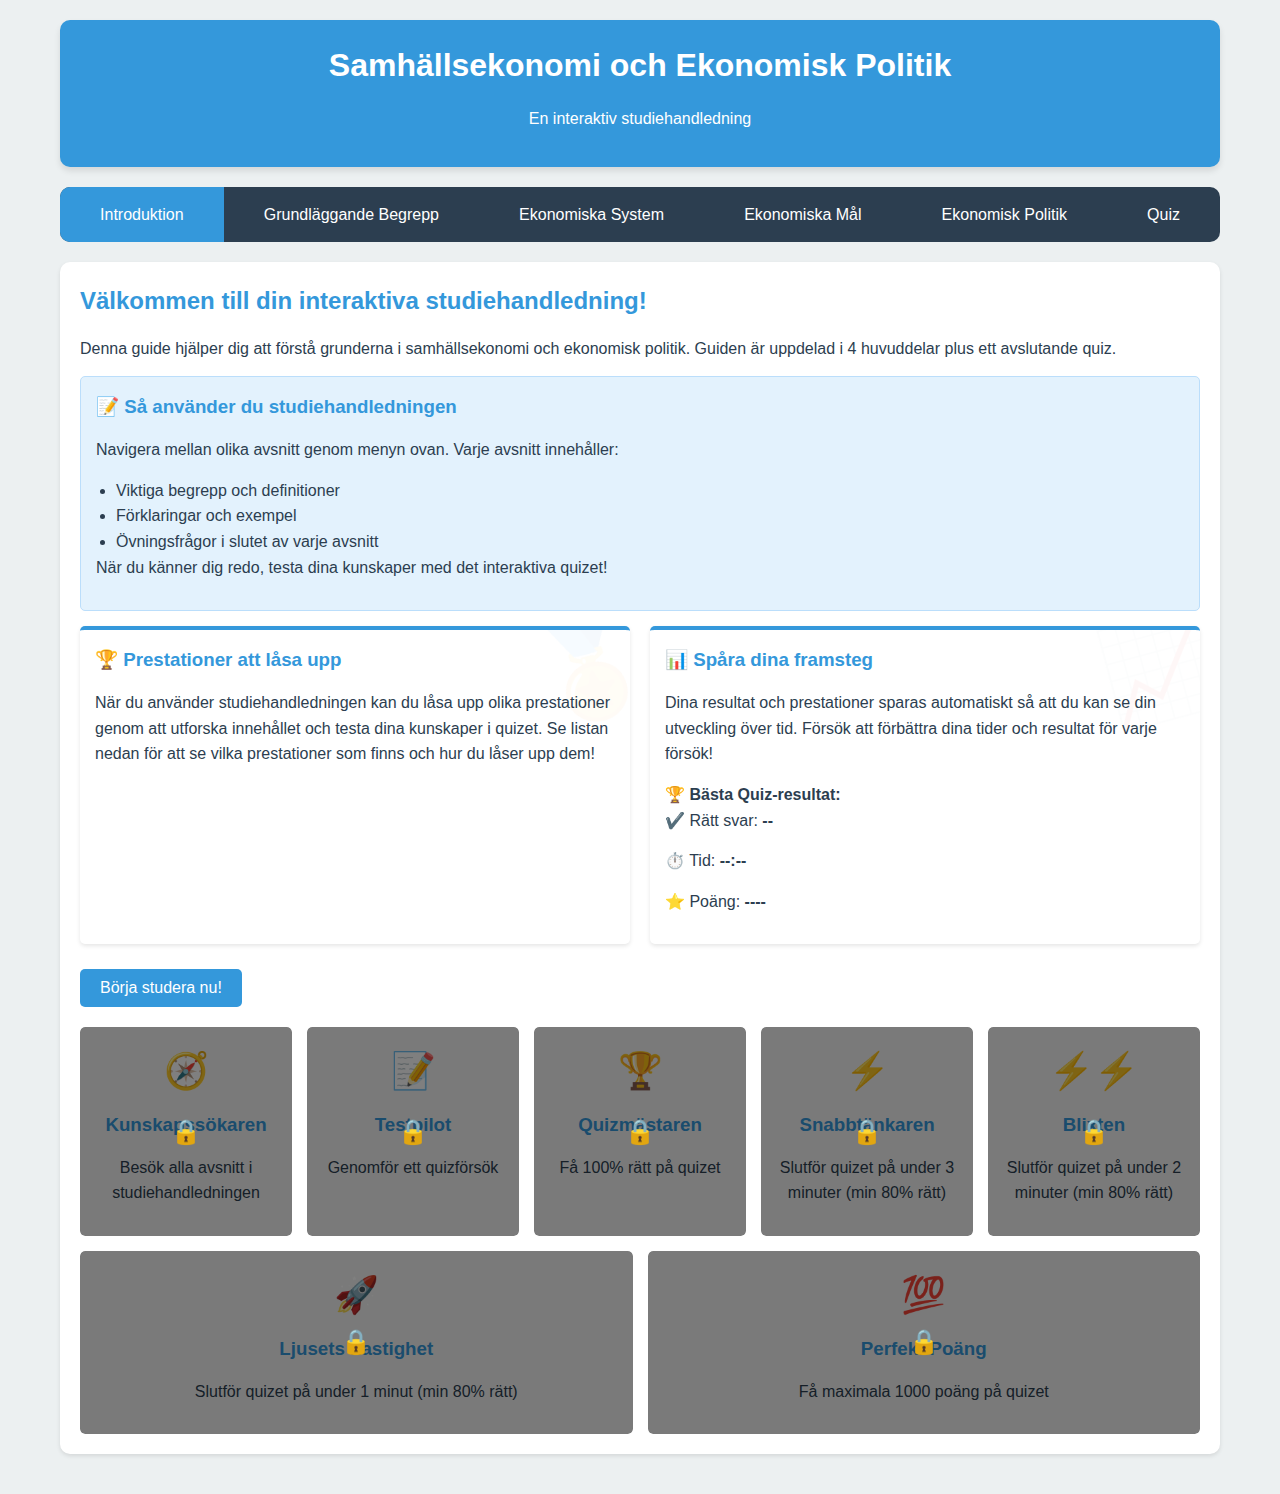
<file: studyguides/economics1/economicsguide.html>
<!DOCTYPE html>
<html lang="sv">
<head>
    <meta charset="UTF-8">
    <meta name="viewport" content="width=device-width, initial-scale=1.0">
    <title>Ekonomi Studieguide</title>
    <link rel="stylesheet" href="../../studyguide.css">
</head>
<body>
    <div class="container">
        <header>
            <h1>Samhällsekonomi och Ekonomisk Politik</h1>
            <p>En interaktiv studiehandledning</p>
        </header>
        
        <nav>
            <ul>
                <li><a href="#" class="active" data-section="intro">Introduktion</a></li>
                <li><a href="#" data-section="grundlaggande">Grundläggande Begrepp</a></li>
                <li><a href="#" data-section="system">Ekonomiska System</a></li>
                <li><a href="#" data-section="mal">Ekonomiska Mål</a></li>
                <li><a href="#" data-section="politik">Ekonomisk Politik</a></li>
                <li><a href="#" data-section="quiz">Quiz</a></li>
            </ul>
        </nav>
        
        <!-- Introduktion -->
        <section id="intro" class="section active animated">
            <h2>Välkommen till din interaktiva studiehandledning!</h2>
            <p>Denna guide hjälper dig att förstå grunderna i samhällsekonomi och ekonomisk politik. Guiden är uppdelad i 4 huvuddelar plus ett avslutande quiz.</p>
            
            <div class="info-box">
                <h3>📝 Så använder du studiehandledningen</h3>
                <p>Navigera mellan olika avsnitt genom menyn ovan. Varje avsnitt innehåller:</p>
                <ul>
                    <li>Viktiga begrepp och definitioner</li>
                    <li>Förklaringar och exempel</li>
                    <li>Övningsfrågor i slutet av varje avsnitt</li>
                </ul>
                <p>När du känner dig redo, testa dina kunskaper med det interaktiva quizet!</p>
            </div>
            
            <div class="flex-container">
                <div class="card icon-bg-card" data-bg-icon="🏅">
                    <h3>🏆 Prestationer att låsa upp</h3>
                    <p>När du använder studiehandledningen kan du låsa upp olika prestationer genom att utforska innehållet och testa dina kunskaper i quizet. Se listan nedan för att se vilka prestationer som finns och hur du låser upp dem!</p>
                </div>
                <div class="card icon-bg-card" data-bg-icon="📈">
                    <h3>📊 Spåra dina framsteg</h3>
                    <p>Dina resultat och prestationer sparas automatiskt så att du kan se din utveckling över tid. Försök att förbättra dina tider och resultat för varje försök!</p>
                    <h4>🏆 Bästa Quiz-resultat:</h4>
                    <div class="best-score-display">
                        <p><span class="icon">✔️</span> Rätt svar: <strong id="best-score-correct">--</strong></p>
                        <p><span class="icon">⏱️</span> Tid: <strong id="best-score-time">--:--</strong></p>
                        <p><span class="icon">⭐</span> Poäng: <strong id="best-score-points">----</strong></p>
                    </div>
                </div>
            </div>
            
            <button onclick="document.querySelector('[data-section=\'grundlaggande\']').click()">Börja studera nu!</button>
            
            <!-- Container for dynamically generated achievements -->
            <div id="achievements-list" class="achievements">
                <!-- Achievements will be loaded here by studyguide-core.js -->
            </div>
        </section>
        
        <!-- Grundläggande Begrepp -->
        <section id="grundlaggande" class="section animated">
            <h2>Grundläggande Begrepp</h2>
            
            <div class="subsection theme-lblue">
                 <h3><span class="box-icon">🌍</span> Nationalekonomins Kärna</h3>
                 <div class="definition">
                    <p><strong>Nationalekonomi</strong> handlar om hur samhällen använder sina begränsade resurser för att tillfredsställa obegränsade mänskliga behov och önskemål. Centralt är begreppet <strong>knapphet</strong>.</p>
                 </div>
                 <div class="info-box box-with-bg-icon" data-bg-icon="🤔">
                    <h3>Knapphetsproblemet</h3>
                    <p>Eftersom resurser (arbetskraft, kapital, råvaror) är begränsade, men våra önskemål är oändliga, måste vi ständigt göra val. Varje val innebär en <strong>alternativkostnad</strong> – värdet av det bästa alternativet vi avstår från.</p>
                 </div>
            </div>

            <div class="subsection theme-blue">
                <h3><span class="box-icon">📈</span> Mäta Ekonomin: BNP & Inflation</h3>
                <div class="flex-two-column">
                    <div class="column">
                        <div class="definition box-with-bg-icon" data-bg-icon="💰">
                            <h4>Bruttonationalprodukt (BNP)</h4>
                            <p>Det totala värdet av alla varor och tjänster som produceras i ett land under en viss period (oftast ett år). Används som ett mått på ekonomisk aktivitet och storlek.</p>
                        </div>
                    </div>
                    <div class="column">
                        <div class="warning-box box-with-bg-icon" data-bg-icon="🔥">
                             <h4>Inflation</h4>
                             <p>En allmän och ihållande ökning av prisnivån i ekonomin. Detta innebär att pengarnas köpkraft minskar över tid. Motsatsen kallas deflation.</p>
                         </div>
                    </div>
                </div>
            </div>
            
            <div class="subsection theme-green">
                <h3><span class="box-icon">⚖️</span> Utbud & Efterfrågan</h3>
                <p>Grundläggande principer som styr priser på en marknad:</p>
                <div class="flex-container icon-card-deck theme-benefit">
                    <div class="card icon-bg-card" data-bg-icon="🛒">
                        <h4><span class="box-icon">📉</span> Lagen om Efterfrågan</h4>
                        <p>Ju lägre priset på en vara är, desto mer efterfrågar konsumenterna (allt annat lika).</p>
                    </div>
                    <div class="card icon-bg-card" data-bg-icon="🏭">
                        <h4><span class="box-icon">📈</span> Lagen om Utbud</h4>
                        <p>Ju högre priset på en vara är, desto mer är företagen villiga att producera och sälja (allt annat lika).</p>
                    </div>
                    <div class="card icon-bg-card" data-bg-icon="📍">
                        <h4><span class="box-icon"> equilibrium </span> Jämviktspris</h4>
                        <p>Det pris där den efterfrågade kvantiteten är lika med den utbjudna kvantiteten. Marknaden är i balans.</p>
                    </div>
                </div>
                 <div class="illustration">
                     <svg width="300" height="200" viewBox="0 0 300 200" style="border:1px solid #ccc; margin-top: 10px;">
                        <title>Utbud och Efterfrågan Diagram</title>
                        <desc>Ett diagram som visar hur utbuds- (S) och efterfrågekurvan (D) möts vid jämviktspriset (P*) och jämviktskvantiteten (Q*).</desc>
                        <line x1="50" y1="150" x2="250" y2="50" stroke="var(--accent)" stroke-width="2" /> 
                        <text x="255" y="55" fill="var(--accent)">D</text>
                        <line x1="50" y1="50" x2="250" y2="150" stroke="var(--secondary)" stroke-width="2" />
                        <text x="255" y="155" fill="var(--secondary)">S</text>
                        <circle cx="150" cy="100" r="5" fill="var(--primary)" />
                        <text x="160" y="95" fill="var(--primary)" font-weight="bold">Jämvikt</text>
                        <line x1="150" y1="100" x2="150" y2="180" stroke="black" stroke-width="1" stroke-dasharray="2,2"/>
                        <text x="140" y="195">Q*</text>
                        <line x1="150" y1="100" x2="20" y2="100" stroke="black" stroke-width="1" stroke-dasharray="2,2"/>
                        <text x="0" y="95">P*</text>
                        <text x="270" y="195">Kvantitet</text>
                        <text x="5" y="15" transform="rotate(-90 10 100)">Pris</text>
                     </svg>
                </div>
            </div>

            <div class="subsection theme-yellow">
                <h3><span class="box-icon">🛠️</span> Produktionsfaktorer</h3>
                 <div class="definition">
                    <p>De resurser som används för att producera varor och tjänster. De delas traditionellt in i:</p>
                    <ul class="icon-list-alt cols-2">
                        <li><span class="list-icon">🧑‍🔧</span> <strong>Arbetskraft:</strong> Människors fysiska och mentala ansträngningar.</li>
                        <li><span class="list-icon">🏗️</span> <strong>Realkapital:</strong> Maskiner, byggnader, verktyg etc.</li>
                        <li><span class="list-icon">🌲</span> <strong>Naturresurser/Råvaror:</strong> Land, skog, mineraler etc.</li>
                         <li><span class="list-icon">💡</span> <strong>Humankapital/Know-how:</strong> Kunskap, utbildning, teknologi.</li>
                    </ul>
                 </div>
            </div>
            
            <div id="grundlaggande-questions" class="quiz-container"></div>
            
            <button onclick="document.querySelector('[data-section=\'system\']').click()">Gå vidare till Ekonomiska System</button>
        </section>
        
        <!-- Ekonomiska System -->
        <section id="system" class="section animated">
            <h2>Ekonomiska System</h2>
            
             <div class="subsection theme-purple">
                 <h3><span class="box-icon">🏛️</span> Vad är ett ekonomiskt system?</h3>
                 <div class="definition">
                    <p>Ett sätt för ett samhälle att organisera produktion, distribution och konsumtion av varor och tjänster. Systemet svarar på de grundläggande frågorna: <strong>Vad</strong> ska produceras? <strong>Hur</strong> ska det produceras? <strong>För vem</strong> ska det produceras?</p>
                 </div>
             </div>

            <div class="subsection theme-orange">
                <h3><span class="box-icon">🛒</span> Marknadsekonomi</h3>
                <div class="info-box box-with-bg-icon" data-bg-icon="🤝">
                    <h3>Kännetecken</h3>
                    <ul class="styled-list check-list-alt green-checks">
                        <li>Privat ägande av produktionsfaktorer.</li>
                        <li>Beslut fattas decentraliserat av hushåll och företag.</li>
                        <li>Priser bestäms av utbud och efterfrågan på marknader.</li>
                        <li>Konkurrens driver effektivitet och innovation.</li>
                        <li><strong>Adam Smiths "osynliga hand":</strong> Individers egenintresse leder (under ideala förhållanden) till samhällsnytta.</li>
                    </ul>
                    <p><strong>Utmaningar:</strong> Risk för monopol, ojämlikhet, miljöproblem, konjunktursvängningar.</p>
                </div>
            </div>

            <div class="subsection theme-red">
                <h3><span class="box-icon">📕</span> Planekonomi</h3>
                 <div class="warning-box box-with-bg-icon" data-bg-icon="📋">
                    <h3>Kännetecken</h3>
                    <ul class="styled-list cross-list-alt">
                        <li>Staten äger produktionsfaktorerna.</li>
                        <li>Central planering (ofta femårsplaner) bestämmer produktion och priser.</li>
                        <li>Liten eller ingen privat företagsamhet.</li>
                        <li>Målet är ofta jämlik fördelning (men uppnås sällan).</li>
                    </ul>
                    <p><strong>Utmaningar:</strong> Ineffektivitet, brist på varor, dålig kvalitet, begränsad valfrihet, informationsproblem.</p>
                </div>
            </div>

            <div class="subsection theme-cyan">
                <h3><span class="box-icon">🔄</span> Blandekonomi & Kretsloppet</h3>
                <div class="definition">
                    <p>De flesta länder idag har <strong>blandekonomier</strong>, en mix av marknadsekonomi och statlig inblandning (regleringar, skatter, offentlig sektor).</p>
                </div>
                <div class="info-box">
                    <h4><span class="box-icon">💸</span> Det Ekonomiska Kretsloppet</h4>
                    <p>Visar hur pengar, varor och tjänster flödar mellan olika aktörer i ekonomin:</p>
                    <ul class="icon-list-alt">
                        <li><span class="list-icon">👨‍👩‍👧‍👦</span> <strong>Hushåll:</strong> Erbjuder arbetskraft, konsumerar varor/tjänster, betalar skatt, sparar.</li>
                        <li><span class="list-icon">🏢</span> <strong>Företag:</strong> Producerar varor/tjänster, anställer arbetskraft, investerar, betalar skatt.</li>
                        <li><span class="list-icon">🏛️</span> <strong>Offentlig sektor:</strong> Tillhandahåller service (vård, skola), omfördelar via skatter/bidrag, reglerar.</li>
                        <li><span class="list-icon">🏦</span> <strong>Finanssektor:</strong> Förmedlar kapital mellan sparare och låntagare.</li>
                        <li><span class="list-icon">🌍</span> <strong>Utlandet:</strong> Export och import av varor, tjänster och kapital.</li>
                    </ul>
                     <div class="illustration">
                         <svg width="400" height="250" viewBox="0 0 400 250" style="border:1px solid #ccc; margin-top: 10px;">
                            <title>Förenklat Ekonomiskt Kretslopp</title>
                            <desc>Visar flöden mellan Hushåll, Företag, Offentlig Sektor och Finansmarknad.</desc>
                            <!-- Nodes -->
                            <rect x="50" y="50" width="100" height="50" rx="5" fill="#e3f2fd" stroke="var(--primary)" />
                            <text x="100" y="80" text-anchor="middle">Hushåll</text>
                            <rect x="250" y="50" width="100" height="50" rx="5" fill="#e8f5e9" stroke="var(--secondary)" />
                            <text x="300" y="80" text-anchor="middle">Företag</text>
                            <rect x="50" y="150" width="100" height="50" rx="5" fill="#fff9c4" stroke="var(--gold)" />
                            <text x="100" y="180" text-anchor="middle">Offentlig Sektor</text>
                            <rect x="250" y="150" width="100" height="50" rx="5" fill="#f3e5f5" stroke="#9b59b6" />
                            <text x="300" y="180" text-anchor="middle">Finansmarknad</text>
                            <!-- Arrows (Simplified) -->
                            <path d="M 150 75 Q 200 40 250 75" stroke="#666" fill="none" stroke-width="1.5" marker-end="url(#arrow)"/>
                            <text x="200" y="60" font-size="10px" text-anchor="middle">Varor/Tjänster</text>
                            <path d="M 250 75 Q 200 110 150 75" stroke="#666" fill="none" stroke-width="1.5" marker-end="url(#arrow)"/>
                            <text x="200" y="95" font-size="10px" text-anchor="middle">Betalning</text>
                            <path d="M 100 100 V 150" stroke="#666" fill="none" stroke-width="1.5" marker-end="url(#arrow)"/> 
                            <text x="85" y="130" font-size="10px">Skatt</text>
                            <path d="M 300 100 V 150" stroke="#666" fill="none" stroke-width="1.5" marker-end="url(#arrow)"/>
                             <text x="310" y="130" font-size="10px">Lån</text>
                            <!-- Arrow marker definition -->
                            <defs>
                                <marker id="arrow" viewBox="0 0 10 10" refX="5" refY="5" markerWidth="6" markerHeight="6" orient="auto-start-reverse">
                                <path d="M 0 0 L 10 5 L 0 10 z" fill="#666" />
                                </marker>
                            </defs>
                        </svg>
                     </div>
                </div>
            </div>
            
            <div id="system-questions" class="quiz-container"></div>
            
            <button onclick="document.querySelector('[data-section=\'mal\']').click()">Gå vidare till Ekonomiska Mål</button>
        </section>

        <!-- Ekonomiska Mål -->
        <section id="mal" class="section animated">
            <h2>Ekonomiska Mål</h2>
            
            <div class="subsection theme-lblue">
                 <h3><span class="box-icon">🎯</span> Varför har vi ekonomisk politik?</h3>
                 <div class="definition">
                    <p>Det övergripande syftet med ekonomisk politik är oftast att uppnå <strong>högsta möjliga samhälleliga välfärd</strong>. Detta bryts ner i flera konkreta mål.</p>
                 </div>
             </div>

            <div class="subsection theme-green">
                <h3><span class="box-icon">📊</span> Vanliga Samhällsekonomiska Mål</h3>
                <div class="flex-container icon-card-deck theme-benefit">
                    <div class="card icon-bg-card" data-bg-icon="💹">
                        <h4><span class="box-icon">📈</span> Ekonomisk Tillväxt</h4>
                        <p>Ökad produktion (BNP) över tid. Ska ge mer resurser att fördela.</p>
                    </div>
                    <div class="card icon-bg-card" data-bg-icon="🧑‍💼">
                        <h4><span class="box-icon">💼</span> Låg Arbetslöshet</h4>
                        <p>Hög sysselsättning, så många som möjligt som vill arbeta har jobb.</p>
                    </div>
                    <div class="card icon-bg-card" data-bg-icon="🪙">
                        <h4><span class="box-icon">💲</span> Stabilt Penningvärde</h4>
                        <p>Låg och stabil inflation (ofta runt 2%).</p>
                    </div>
                    <div class="card icon-bg-card" data-bg-icon="⚖️">
                        <h4><span class="box-icon">🤝</span> Jämn Inkomstfördelning</h4>
                        <p>Minska ekonomiska klyftor i samhället.</p>
                    </div>
                    <div class="card icon-bg-card" data-bg-icon="🚢">
                        <h4><span class="box-icon">🌍</span> Extern Balans</h4>
                        <p>Balans i utrikeshandeln (export ≈ import).</p>
                    </div>
                     <div class="card icon-bg-card" data-bg-icon="🌳">
                        <h4><span class="box-icon">♻️</span> Miljömässig Hållbarhet</h4>
                        <p>Ekonomisk utveckling som inte förstör miljön för framtida generationer.</p>
                    </div>
                </div>
            </div>
            
            <div class="subsection theme-yellow">
                 <h3><span class="box-icon">❓</span> Målkonflikter</h3>
                 <div class="warning-box">
                    <h4><span class="box-icon">⚠️</span> Svåra Avvägningar</h4>
                    <p>Det är ofta svårt att uppnå alla mål samtidigt. Åtgärder för ett mål kan motverka ett annat. Exempel:</p>
                    <ul class="styled-list cross-list-alt">
                        <li><strong>Låg arbetslöshet vs. Låg inflation:</strong> Att stimulera ekonomin för att få ner arbetslösheten kan leda till högre inflation (Phillipskurvan).</li>
                        <li><strong>Ekonomisk tillväxt vs. Miljö:</strong> Högre produktion kan leda till ökad miljöpåverkan om inte åtgärder vidtas.</li>
                        <li><strong>Ekonomisk tillväxt vs. Jämn inkomstfördelning:</strong> Vissa tillväxtfrämjande åtgärder kan öka klyftorna, och omfördelning kan ibland dämpa tillväxtincitament.</li>
                    </ul>
                    <p>Ekonomisk politik handlar mycket om att göra avvägningar mellan olika önskvärda mål.</p>
                </div>
            </div>

            <div id="mal-questions" class="quiz-container"></div>
            
            <button onclick="document.querySelector('[data-section=\'politik\']').click()">Gå vidare till Ekonomisk Politik</button>
        </section>

        <!-- Ekonomisk Politik -->
        <section id="politik" class="section animated">
            <h2>Ekonomisk Politik</h2>
            
            <div class="subsection theme-cyan">
                 <h3><span class="box-icon">⚙️</span> Politikens Verktyg</h3>
                 <div class="definition">
                    <p>För att försöka nå de ekonomiska målen använder staten och centralbanken olika verktyg, främst <strong>finanspolitik</strong> och <strong>penningpolitik</strong>. Syftet är ofta <strong>stabiliseringspolitik</strong> - att jämna ut konjunktursvängningar.</p>
                 </div>
             </div>

            <div class="subsection theme-blue">
                <h3><span class="box-icon">🏛️</span> Finanspolitik (Regeringen/Riksdagen)</h3>
                 <div class="info-box box-with-bg-icon" data-bg-icon="🧾">
                    <h3>Budgetens Makt</h3>
                    <p>Staten påverkar ekonomin genom <strong>statsbudgeten</strong>:</p>
                    <ul class="icon-list-alt">
                        <li><span class="list-icon">➕</span> <strong>Offentliga utgifter:</strong> Investeringar (vägar, järnvägar), konsumtion (vård, skola, försvar), transfereringar (bidrag, pensioner).</li>
                        <li><span class="list-icon">➖</span> <strong>Skatter:</strong> Inkomstskatt, moms, punktskatter (bensin, alkohol), bolagsskatt.</li>
                    </ul>
                    <p><strong>Expansiv finanspolitik (stimulans):</strong> Öka utgifter/sänka skatter för att öka efterfrågan i lågkonjunktur.</p>
                    <p><strong>Kontraktiv finanspolitik (åtstramning):</strong> Minska utgifter/höja skatter för att dämpa efterfrågan och inflation i högkonjunktur.</p>
                 </div>
            </div>
            
            <div class="subsection theme-purple">
                 <h3><span class="box-icon">🏦</span> Penningpolitik (Riksbanken)</h3>
                 <div class="info-box box-with-bg-icon" data-bg-icon="📊">
                    <h3>Räntans Roll</h3>
                    <p>Sveriges centralbank, <strong>Riksbanken</strong>, har huvudansvaret för penningpolitiken. Målet är att hålla inflationen kring 2%.</p>
                    <p>Huvudverktyget är <strong>styrräntan</strong> (tidigare reporäntan):</p>
                    <ul class="icon-list-alt">
                        <li><span class="list-icon">⬆️</span> <strong>Höjd styrränta:</strong> Gör det dyrare för banker att låna, vilket leder till högre utlåningsräntor för hushåll/företag. Dämpar lånande, investeringar och konsumtion -> Lägre inflationstryck.</li>
                        <li><span class="list-icon">⬇️</span> <strong>Sänkt styrränta:</strong> Gör det billigare att låna. Stimulerar lånande, investeringar och konsumtion -> Högre inflationstryck.</li>
                    </ul>
                    <p>Riksbanken kan också köpa/sälja statspapper (kvantitativa lättnader/åtstramningar) för att påverka långa räntor.</p>
                 </div>
            </div>

            <div class="subsection theme-orange">
                <h3><span class="box-icon">〰️</span> Konjunkturcykeln</h3>
                <div class="info-box comparison-box">
                    <h3><span class="box-icon">⏳</span> Hög vs. Lågkonjunktur</h3>
                     <div class="comparison-grid">
                        <div class="comparison-item">
                            <h4>HÖG <span class="icon">☀️</span></h4>
                            <p>BNP växer snabbt</p>
                            <p>Hög sysselsättning</p>
                            <p>Risk för inflation</p>
                            <p>Optimism</p>
                            <p>Politik: Åtstramande (högre ränta, högre skatt)</p>
                        </div>
                         <div class="comparison-item">
                            <h4>LÅG <span class="icon">☁️</span></h4>
                            <p>BNP växer långsamt/minskar</p>
                            <p>Hög arbetslöshet</p>
                            <p>Risk för deflation</p>
                            <p>Pessimism</p>
                            <p>Politik: Expansiv (lägre ränta, lägre skatt/ökade utgifter)</p>
                        </div>
                     </div>
                     <p class="comparison-footer">Stabiliseringspolitik syftar till att dämpa dessa svängningar.</p>
                </div>
            </div>
            
            <div id="politik-questions" class="quiz-container"></div>
            
            <button onclick="document.querySelector('[data-section=\'quiz\']').click()">Gå vidare till Quiz</button>
        </section>
        
        <!-- Quiz -->
        <section id="quiz" class="section animated">
            <h2>Quiz - Testa dina kunskaper</h2>
            
            <div id="quiz-start">
                <div class="info-box">
                    <h3>Dags att testa dina kunskaper!</h3>
                    <p>Detta quiz innehåller slumpmässigt utvalda frågor från alla avsnitt i studiehandledningen. Försök att svara så snabbt och korrekt som möjligt för att få högsta poäng!</p>
                    <ul>
                        <li>Du får poäng för varje rätt svar</li>
                        <li>Ju snabbare du slutför quizet, desto fler bonuspoäng får du</li>
                        <li>Kan du slå ditt eget rekord?</li>
                    </ul>
                </div>
                
                <div class="achievement-tier">
                    <div class="tier tier-1">Nivå 1: Slutför på under 3 minuter</div>
                    <div class="tier tier-2">Nivå 2: Slutför på under 2 minuter</div>
                    <div class="tier tier-3">Nivå 3: Slutför på under 1 minut</div>
                </div>
                
                <div id="best-time-display" class="time-record">Ditt snabbaste resultat: Inte satt än</div>
                
                <!-- Wrapper to center the inline-block switch -->
                <div class="difficulty-switch-wrapper">
                    <!-- Difficulty Switch -->
                    <div class="difficulty-switch">
                        <label for="difficulty-normal">Svårighetsgrad:</label>
                        <div class="switch-container">
                            <input type="radio" id="difficulty-normal" name="difficulty" value="normal" checked>
                            <label for="difficulty-normal" class="switch-label switch-label-left">Normal 🙂</label>
                            
                            <input type="radio" id="difficulty-crazy" name="difficulty" value="crazy">
                            <label for="difficulty-crazy" class="switch-label switch-label-right">Crazy Bananas! 🤪🍌</label>
                            
                            <span class="switch-selection"></span>
                        </div>
                    </div>
                </div>
                
                <button id="start-quiz-btn">Starta Quiz</button>
            </div>
            
            <div id="quiz-progress" style="display: none;">
                <div class="timer" id="quiz-timer">0:00</div>
                <div class="progress-container">
                    <div class="progress-bar" id="quiz-progress-bar"></div>
                </div>
                <p id="quiz-progress-text">0 av 0 besvarade</p>
            </div>
            
            <div id="quiz-questions" style="display: none;"></div>
            
            <div id="quiz-result" style="display: none;"></div>
        </section>
        
        <!-- Floating quiz status - visas endast under aktiv quiz -->
        <div id="quiz-status-floating" class="quiz-status-floating" style="display: none;">
            <div class="timer" id="floating-timer">0:00</div>
            <div class="mini-progress">
                <div class="mini-progress-bar" id="floating-progress-bar"></div>
            </div>
            <div class="status-text" id="floating-status">0/15 besvarade</div>
        </div>
    </div>
    
    <!-- Ladda in JavaScript-resurserna -->
    <script src="../../studyguide-core.js"></script>
    <script src="economicsquiz.js"></script> <!-- Länka till den nya frågedatabasen -->
    <script src="../../interactive-quiz.js"></script>
    <script>
        document.addEventListener('DOMContentLoaded', function() {
            // Initiera studiehandledningen med korrekta sektions-ID för prestationer
            initStudyGuide({
                guideId: 'economics',
                requiredSections: ['grundlaggande', 'system', 'mal', 'politik'], // Uppdaterad lista
                sectionQuestions: true
            });
        });
    </script>
</body>
</html>
</file>
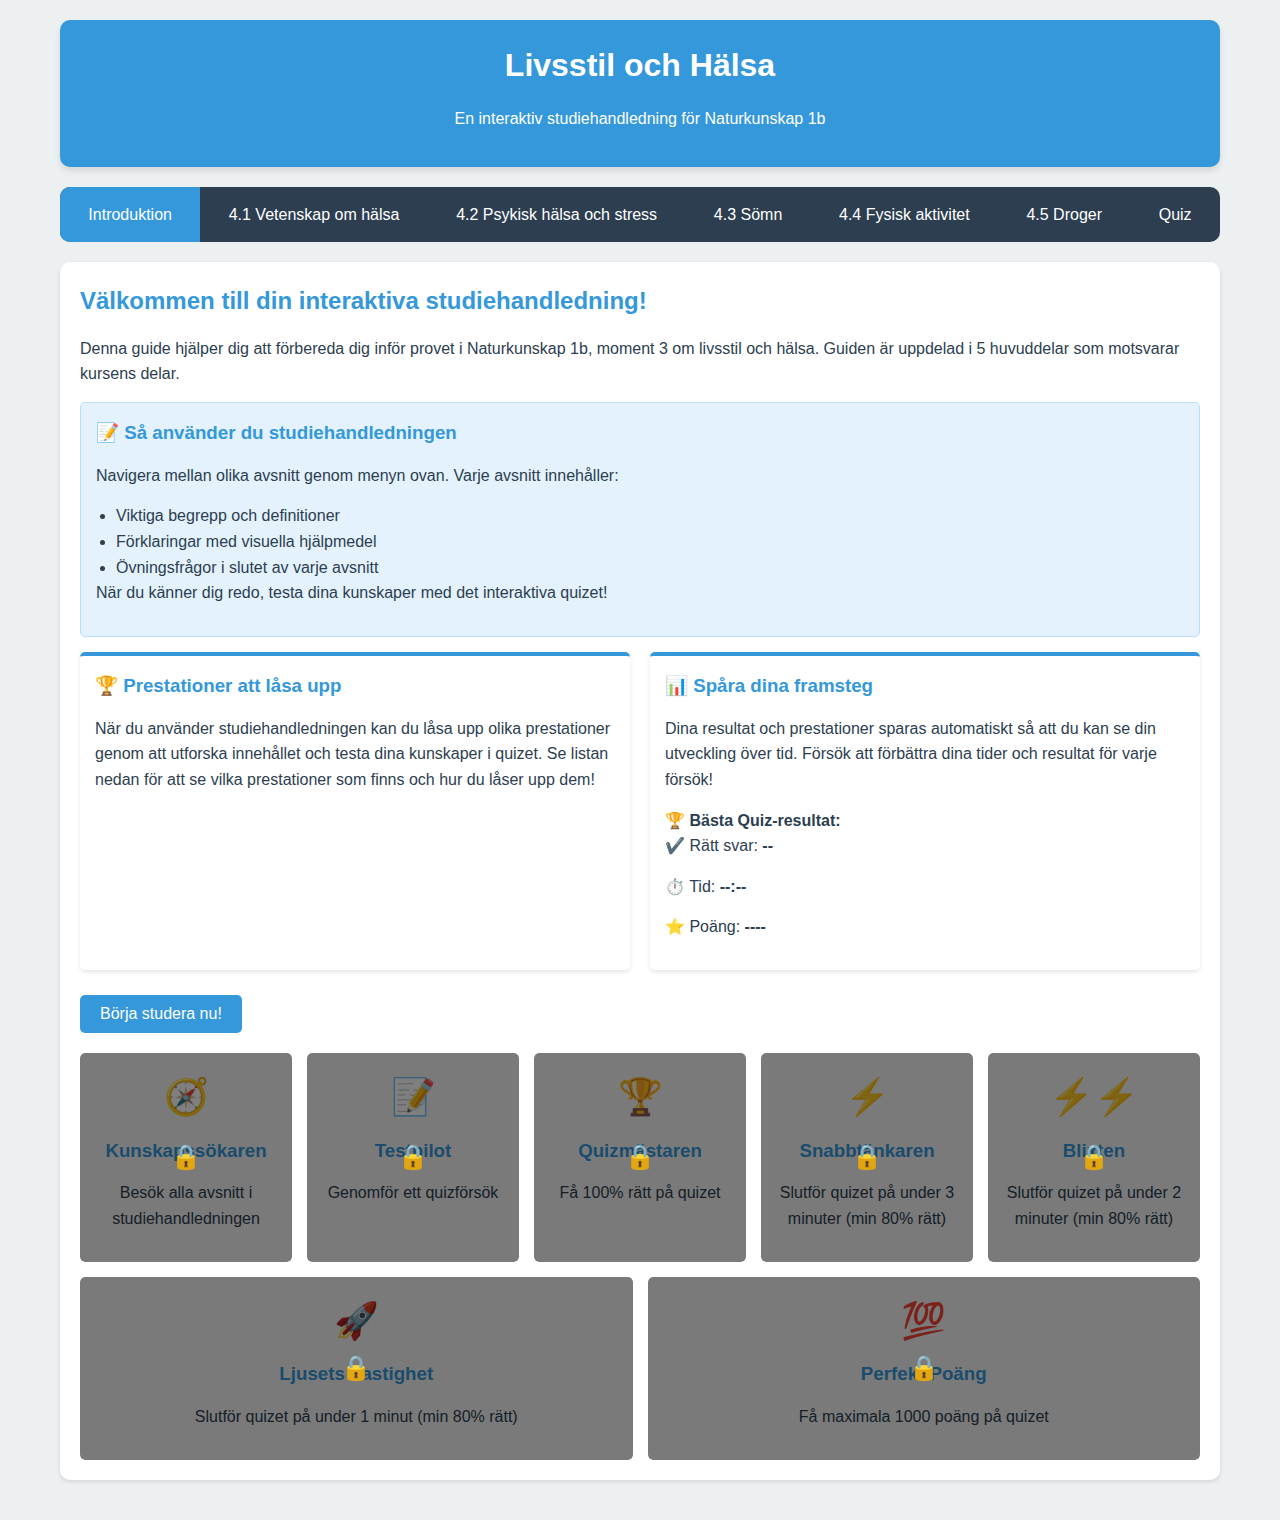
<file: studyguides/health1/healthguide.html>
<!DOCTYPE html>
<html lang="sv">
<head>
    <meta charset="UTF-8">
    <meta name="viewport" content="width=device-width, initial-scale=1.0">
    <title>Livsstil och Hälsa - Interaktiv Studiehandledning</title>
    <link rel="stylesheet" href="../../studyguide.css">
</head>
<body>
    <div class="container">
        <header>
            <h1>Livsstil och Hälsa</h1>
            <p>En interaktiv studiehandledning för Naturkunskap 1b</p>
        </header>
        
        <nav>
            <ul>
                <li><a href="#" class="active" data-section="intro">Introduktion</a></li>
                <li><a href="#" data-section="vetenskap">4.1 Vetenskap om hälsa</a></li>
                <li><a href="#" data-section="psykisk">4.2 Psykisk hälsa och stress</a></li>
                <li><a href="#" data-section="somn">4.3 Sömn</a></li>
                <li><a href="#" data-section="fysisk">4.4 Fysisk aktivitet</a></li>
                <li><a href="#" data-section="droger">4.5 Droger</a></li>
                <li><a href="#" data-section="quiz">Quiz</a></li>
            </ul>
        </nav>
        
        <!-- Introduktion -->
        <section id="intro" class="section active animated">
            <h2>Välkommen till din interaktiva studiehandledning!</h2>
            <p>Denna guide hjälper dig att förbereda dig inför provet i Naturkunskap 1b, moment 3 om livsstil och hälsa. Guiden är uppdelad i 5 huvuddelar som motsvarar kursens delar.</p>
            
            <div class="info-box">
                <h3>📝 Så använder du studiehandledningen</h3>
                <p>Navigera mellan olika avsnitt genom menyn ovan. Varje avsnitt innehåller:</p>
                <ul>
                    <li>Viktiga begrepp och definitioner</li>
                    <li>Förklaringar med visuella hjälpmedel</li>
                    <li>Övningsfrågor i slutet av varje avsnitt</li>
                </ul>
                <p>När du känner dig redo, testa dina kunskaper med det interaktiva quizet!</p>
            </div>
            
            <div class="flex-container">
                <div class="card">
                    <h3>🏆 Prestationer att låsa upp</h3>
                    <p>När du använder studiehandledningen kan du låsa upp olika prestationer genom att utforska innehållet och testa dina kunskaper i quizet. Se listan nedan för att se vilka prestationer som finns och hur du låser upp dem!</p>
                </div>
                <div class="card">
                    <h3>📊 Spåra dina framsteg</h3>
                    <p>Dina resultat och prestationer sparas automatiskt så att du kan se din utveckling över tid. Försök att förbättra dina tider och resultat för varje försök!</p>
                    <h4>🏆 Bästa Quiz-resultat:</h4>
                    <div class="best-score-display">
                        <p><span class="icon">✔️</span> Rätt svar: <strong id="best-score-correct">--</strong></p>
                        <p><span class="icon">⏱️</span> Tid: <strong id="best-score-time">--:--</strong></p>
                        <p><span class="icon">⭐</span> Poäng: <strong id="best-score-points">----</strong></p>
                    </div>
                </div>
            </div>
            
            <button onclick="document.querySelector('[data-section=\'vetenskap\']').click()">Börja studera nu!</button>
            
            <!-- Container for dynamically generated achievements -->
            <div id="achievements-list" class="achievements">
                <!-- Achievements will be loaded here by studyguide-core.js -->
            </div>
            
            <!-- Original hardcoded list commented out for reference
            <div class="achievements">
                <div class="achievement" id="explorer" data-name="Kunskapssökaren">
                    <div class="achievement-icon">🧭</div>
                    <h3>Kunskapssökaren</h3>
                    <p>Besök alla avsnitt i studiehandledningen</p>
                    <div class="locked-overlay">🔒</div>
                </div>
                <div class="achievement" id="quiz-master" data-name="Quizmästaren">
                    <div class="achievement-icon">🏆</div>
                    <h3>Quizmästaren</h3>
                    <p>Få 100% rätt på quizet</p>
                    <div class="locked-overlay">🔒</div>
                </div>
                <div class="achievement" id="speed-demon" data-name="Snabbtänkaren">
                    <div class="achievement-icon">⚡</div>
                    <h3>Snabbtänkaren</h3>
                    <p>Slutför quizet på under 3 minuter</p>
                    <div class="locked-overlay">🔒</div>
                </div>
                <div class="achievement" id="lightning" data-name="Blixten">
                    <div class="achievement-icon">⚡⚡</div>
                    <h3>Blixten</h3>
                    <p>Slutför quizet på under 2 minuter</p>
                    <div class="locked-overlay">🔒</div>
                </div>
                <div class="achievement" id="light-speed" data-name="Ljusets hastighet">
                    <div class="achievement-icon">🚀</div>
                    <h3>Ljusets hastighet</h3>
                    <p>Slutför quizet på under 1 minut</p>
                    <div class="locked-overlay">🔒</div>
                </div>
            </div>
            -->
        </section>
        
        <!-- 4.1 Vetenskap om hälsa -->
        <section id="vetenskap" class="section animated">
            <h2>4.1 Vetenskap om hälsa</h2>
            
            <!-- Subsection 1 -->
            <div class="subsection theme-lblue"> 
                 <h3><span class="box-icon">📖</span> Livsstil & Livsstilsfaktorer</h3>
                 <div class="definition">
                    <p>Livsstil omfattar de vanor och val vi gör i vardagen. Det är sådant vi själva har möjlighet att förändra och välja. Exempelvis våra mat- och motionsvanor, sömnrutiner, och vårt förhållningssätt till stress.</p>
                 </div>
             </div>
            
            <h3>Livsstilsfaktorer som påverkar hälsan</h3>
            <div class="flex-container icon-card-deck.theme-lifestyle">
                <div class="card icon-bg-card factor-negative" data-bg-icon="🍷">
                    <h4>Alkohol och droger</h4>
                    <p>Användning av alkohol och andra droger påverkar både fysisk och psykisk hälsa negativt.</p>
                </div>
                <div class="card icon-bg-card factor-negative" data-bg-icon="🚬">
                    <h4>Rökning</h4>
                    <p>Tobaksrökning skadar lungorna och ökar risken för flera allvarliga sjukdomar.</p>
                </div>
                <div class="card icon-bg-card factor-positive" data-bg-icon="🏃‍♀️">
                    <h4>Fysisk aktivitet</h4>
                    <p>Regelbunden motion stärker kroppen och förbättrar psykiskt välbefinnande.</p>
                </div>
                <div class="card icon-bg-card factor-neutral" data-bg-icon="🍎">
                    <h4>Näringsintag och dieter</h4>
                    <p>Vad vi äter påverkar vår energi, vårt humör och vår långsiktiga hälsa.</p>
                </div>
                <div class="card icon-bg-card factor-positive" data-bg-icon="😴">
                    <h4>Sömn</h4>
                    <p>Tillräcklig och kvalitativ sömn är avgörande för både fysisk och mental återhämtning.</p>
                </div>
                <div class="card icon-bg-card factor-negative" data-bg-icon="😰">
                    <h4>Stress</h4>
                    <p>Kronisk stress påverkar både fysiska och mentala funktioner negativt.</p>
                </div>
            </div>
            
            <!-- Subsection 2 -->
            <div class="subsection theme-blue"> 
                 <h3><span class="box-icon">🌐</span> Hälsa enligt WHO & Dimensioner</h3>
                 <div class="definition">
                    <p>WHO (Världshälsoorganisationen) definierar hälsa som "ett tillstånd av fullständigt fysiskt, mentalt och socialt välbefinnande och inte enbart frånvaro av sjukdom".</p>
                 </div>
             </div>
            
            <h3>Hälsans dimensioner</h3>
            <div class="flex-two-column health-dimensions">
                <div class="column illustration-column">
                    <div class="illustration">
                        <svg width="300" height="300" viewBox="0 0 300 300">
                            <circle cx="150" cy="150" r="120" fill="#e3f2fd" stroke="#3498db" stroke-width="2" />
                            <circle cx="150" cy="150" r="80" fill="#d1f5d3" stroke="#2ecc71" stroke-width="2" />
                            <circle cx="150" cy="150" r="40" fill="#ffecb3" stroke="#f39c12" stroke-width="2" />
                            <text x="150" y="70" text-anchor="middle" font-weight="bold" fill="#3498db">Fysisk hälsa</text>
                            <text x="150" y="150" text-anchor="middle" font-weight="bold" fill="#2ecc71">Psykisk hälsa</text>
                            <text x="150" y="230" text-anchor="middle" font-weight="bold" fill="#f39c12">Sexuell hälsa</text>
                        </svg>
                    </div>
                </div>
                <div class="column text-column">
                    <p>Hälsa kan delas in i flera dimensioner:</p>
                    <ul class="icon-list-alt">
                        <li><span class="list-icon">💪</span> <strong>Fysisk hälsa:</strong> Avser kroppens funktioner, såsom kondition, immunförsvar och frånvaro av fysiska sjukdomar.</li>
                        <li><span class="list-icon">🧠</span> <strong>Psykisk hälsa:</strong> Handlar om vårt mentala och emotionella välbefinnande, hur vi hanterar stress och livets utmaningar.</li>
                        <li><span class="list-icon">❤️‍🩹</span> <strong>Sexuell hälsa:</strong> Omfattar sexuell utveckling, relationer och förmåga till närhet.</li>
                    </ul>
                    <p>Alla dessa dimensioner hänger ihop och påverkar varandra. Dessutom påverkas vår hälsa av våra livsval och livsstilsfaktorer.</p>
                </div>
            </div>
            
            <h3>Utmaningar med vetenskapliga studier om hälsa</h3>
            <div class="info-box">
                <h3><span class="box-icon">🤔</span> Svårigheter i hälsostudier</h3>
                <ul class="styled-list check-list-alt red-checks">
                    <li>Människor fungerar inte på samma sätt</li>
                    <li>Många yttre faktorer kan påverka resultatet i en hälsostudie (svårt att kontrollera alla variabler)</li>
                    <li>Många människor har svårt att dela med sig av personlig information</li>
                </ul>
                <p>Många studier bygger på självrapporterad hälsa via enkäter, vilket inte alltid är det mest objektiva sättet att mäta.</p>
            </div>
            
            <div class="definition">
                <h3><span class="box-icon">⭐</span> Bättre vetenskapliga studier</h3>
                <p>Bra vetenskapliga studier karaktäriseras av att de är:</p>
                <ul class="styled-list check-list-alt green-checks">
                    <li><strong>Reproducerbara</strong> - Kan upprepas och verifieras</li>
                    <li><strong>Granskade</strong> - Har genomgått expertgranskning</li>
                    <li><strong>Etiskt godkända</strong> - Har nödvändiga etiska tillstånd</li>
                    <li><strong>Representativa</strong> - Inkluderar ett lämpligt urval av deltagare</li>
                    <li><strong>Omfattande</strong> - Har tillräckligt många deltagare för att minimera slumpmässiga resultat</li>
                    <li><strong>Objektiva</strong> - Använder mätbara värden snarare än självrapportering när möjligt</li>
                </ul>
            </div>
            
            <div class="warning-box">
                <h3><span class="box-icon">⚠️</span> Källkritik: Vad är hälsosamt?</h3>
                <p>Det är viktigt att vara kritisk mot påståenden om hälsa i media! Var uppmärksam på att:</p>
                <ul class="styled-list cross-list-alt">
                    <li>Det är svårt att genomföra kontrollerade studier inom detta område</li>
                    <li>Produkter marknadsförs ofta av företag (miljard-industrier)</li>
                    <li>Information på bloggar och hemsidor har generellt inte genomgått någon faktagranskning</li>
                </ul>
                <p><strong>VIKTIGT</strong> att veta att någon antagligen vill tjäna pengar på att sälja specifika produkter. Vi behöver vara källkritiska när vi läser påståenden om hälsofördelar.</p>
            </div>
            
            <h3>Infodemi av hälsopåståenden</h3>
            <p>Information sprids som ett virus. Det gör också felaktig information. När det är spännande kan det spridas ännu snabbare. Och det kan vara dödligt.</p>
            
            <div class="definition">
                <h3><span class="box-icon">🌍</span> Blå zoner</h3>
                <p>Områden i världen där människor mätbart lever längre. Gemensamma livsstilsfaktorer i blå zoner:</p>
                <ul class="icon-list-alt cols-2">
                    <li><span class="list-icon">🚶</span> Naturlig rörelse</li>
                    <li><span class="list-icon">🎯</span> Syfte</li>
                    <li><span class="list-icon">🧘</span> Stressreducering</li>
                    <li><span class="list-icon">🍽️</span> 80%-regeln</li>
                    <li><span class="list-icon">🌱</span> Växtbaserad kost</li>
                    <li><span class="list-icon">🍇</span> Måttlig alkohol</li>
                    <li><span class="list-icon">🙏</span> Andlighet/Tro</li>
                    <li><span class="list-icon">🧑‍🧑‍🧒‍🧒</span> Familjen först</li>
                    <li><span class="list-icon">🤝</span> Tillhörighet</li>
                </ul>
            </div>
            
            <h3>Människan i en förändrad värld</h3>
            <div class="info-box comparison-box">
                <h3><span class="box-icon">⏳</span> Dåtid vs. Nutid</h3>
                 <div class="comparison-grid">
                    <div class="comparison-item">
                        <h4>DÅ <span class="icon">🔥</span></h4>
                        <p>Stress för överlevnad</p>
                        <p>Sömn efter solen</p>
                        <p>Knapp, varierad kost</p>
                        <p>Konstant rörelse</p>
                        <p>Starka flockband</p>
                    </div>
                     <div class="comparison-item">
                        <h4>NU <span class="icon">📱</span></h4>
                        <p>Stress för deadlines etc.</p>
                        <p>Sömn störd av ljus</p>
                        <p>Överflöd, processat</p>
                        <p>Stillasittande</p>
                        <p>Komplexa relationer</p>
                    </div>
                 </div>
                 <p class="comparison-footer">Denna obalans mellan vår biologi och moderna livsstil kan bidra till hälsoutmaningar.</p>
            </div>
            
            <div id="vetenskap-questions" class="quiz-container"></div>
            
            <button onclick="document.querySelector('[data-section=\'psykisk\']').click()">Gå vidare till nästa avsnitt</button>
        </section>
        
        <!-- 4.2 Psykisk hälsa och stress -->
        <section id="psykisk" class="section animated">
            <h2>4.2 Psykisk hälsa och stress</h2>

            <!-- Section 1: Understanding Mental Health -->
            <div class="subsection mental-health-intro theme-lblue">
                <h3><span class="box-icon">😊</span> Vad är psykisk hälsa?</h3>
                <div class="definition">
                    <p>Psykisk hälsa handlar om vårt mentala och emotionella välbefinnande. God psykisk hälsa kännetecknas av:</p>
                    <ul class="styled-list check-list-alt green-checks">
                        <li>Förmågan att hantera livets upp- och nedgångar</li>
                        <li>Att ofta ha en positiv framtidssyn</li>
                        <li>Att känna lust och glädje</li>
                        <li>Att ha goda relationer</li>
                    </ul>
                </div>
            </div>

            <!-- Section 2: The Stress Response: An Ancient Survival Kit -->
            <div class="subsection stress-response theme-orange">
                <h3><span class="box-icon">🔥</span> Stress: Kroppens uråldriga larm</h3>
                <p>Stress är en naturlig reaktion utvecklad för överlevnad. När våra förfäder mötte ett hot (som ett lejon) behövde kroppen snabbt mobilisera energi för att fly eller slåss.</p>
                
                <div class="stress-flow-diagram">
                     <h4>Så fungerar stressystemet:</h4>
                     <ol class="flow-steps">
                         <li><strong>Hot uppfattas:</strong> Sinnen signalerar fara.</li>
                         <li><strong>Amygdala larmar (🚨):</strong> Hjärnans 'brandvarnare' aktiveras.</li>
                         <li><strong>Sympatiska nervsystemet går igång:</strong> 'Gasen i botten' - puls ökar, blodtryck stiger, muskler spänns.</li>
                         <li><strong>Kortisol & Adrenalin (⚡):</strong> Stresshormoner frigörs från binjurarna, ger extra energi och fokus.</li>
                     </ol>
                     <p class="diagram-note">Detta system är livsviktigt vid akuta faror.</p>
                 </div>

                <div class="warning-box">
                    <h3><span class="box-icon">⚠️</span> Problemet med långvarig stress</h3>
                    <p>Stresssystemet är byggt för korta insatser, inte för att vara påslaget konstant som i vårt moderna liv. Långvarig stress sliter på kroppen:</p>
                    <ul class="icon-list-alt">
                        <li><span class="list-icon">❤️‍🩹</span> <strong>Hjärtat:</strong> Högre belastning, ökad risk för problem.</li>
                        <li><span class="list-icon">🤢</span> <strong>Matsmältning:</strong> Kan leda till orolig mage, IBS-symtom.</li>
                        <li><span class="list-icon">🤯</span> <strong>Hjärnan:</strong> Kan försämra minne, koncentration och t.o.m. få delar att krympa.</li>
                    </ul>
                </div>
            </div>

            <!-- Section 3: Stress in the Modern World -->
            <div class="subsection modern-stress theme-purple">
                <h3><span class="box-icon">📱</span> Stress i vår tid</h3>
                <p>Varför upplever så många, särskilt unga, stress idag? Kraven från skola, sociala medier och ett ständigt uppkopplat liv spelar stor roll. Mår vi sämre?</p>
                <div class="comparison-grid perspective-grid">
                     <div class="comparison-item perspective-no">
                        <h4>NEJ <span class="icon">📈</span></h4>
                        <p>Fler söker vård idag.</p>
                        <p>Ökad öppenhet.</p>
                        <p>Läkare skriver ut medicin oftare.</p>
                    </div>
                     <div class="comparison-item perspective-yes">
                        <h4>JA <span class="icon">💻</span></h4>
                        <p>Moderna livsstilen.</p>
                        <p>Internet & sociala medier.</p>
                        <p>Ökad skärmtid.</p>
                    </div>
                </div>

                <div class="info-box box-with-bg-icon" data-bg-icon="🏎️">
                    <h3>Tonårshjärnan: Ferrari-motor, cykelbromsar</h3>
                    <p>Enligt Anders Hansen mognar känslosystemet (motorn) snabbare än frontalloben (bromsen), som styr impulskontroll och planering. Denna obalans (som jämnas ut först runt 25-årsåldern) kan göra tonåren känslomässigt intensiv och reaktionerna starkare.</p>
                </div>
            </div>

            <!-- Section 4: When Stress Overwhelms -->
            <div class="subsection stress-overwhelms theme-red">
                 <h3><span class="box-icon">🌊</span> När stressen tar över</h3>
                 <div class="flex-two-column">
                     <div class="column">
                         <div class="definition box-with-bg-icon" data-bg-icon="😟">
                             <h4>Ångest</h4>
                             <p>Stresssystemet aktiveras inför ett <em>potentiellt</em> hot. Känslan av oro eller rädsla för något som kanske ska hända. Stressystemet ligger ständigt 'på sparlåga'.</p>
                         </div>
                     </div>
                     <div class="column">
                          <div class="warning-box box-with-bg-icon" data-bg-icon="😱">
                             <h4>Panikattack</h4>
                             <p>Den mest intensiva formen av ångest. Kraftiga fysiska reaktioner (hjärtklappning, andnöd) och en känsla av att tappa kontrollen. Hjärnan feltolkar signalerna som livshotande.</p>
                         </div>
                     </div>
                 </div>
                 <div class="definition box-with-bg-icon" data-bg-icon="😔">
                    <h3>Depression</h3>
                     <p>Mer än bara tillfällig nedstämdhet; en ihållande låg sinnesstämning som påverkar vardagen. Långvarig stress är en vanlig utlösande faktor. Hjärnan signalerar att något är fel, ibland genom att dra ner energinivån.</p>
                 </div>
            </div>

            <!-- Section 5: Building Resilience & Finding Support -->
            <div class="subsection resilience-support theme-green">
                <h3><span class="box-icon">💪</span> Bygga motståndskraft & Hitta stöd</h3>
                <p>Även om stressreaktionen är automatisk, kan vi påverka hur vi hanterar den och bygga motståndskraft.</p>
                
                <div class="info-box quote-box">
                    <h4><span class="box-icon">💬</span> Viktiga insikter</h4>
                    <blockquote>
                         <p>"Det är inte mitt fel... Min hjärna gör det den utvecklats att göra."</p>
                    </blockquote>
                     <blockquote>
                         <p>"Det är okej att få panikattack." / "Det är bara min amygdala..."</p>
                     </blockquote>
                </div>

                <h4>Åtgärder för att hantera stress:</h4>
                 <ul class="icon-list-alt cols-2 actions-list">
                     <li><span class="list-icon">🏃</span> Fysisk aktivitet</li>
                     <li><span class="list-icon">🧘</span> Mindfulness/Avslappning</li>
                     <li><span class="list-icon">😴</span> God sömn</li>
                     <li><span class="list-icon">📵</span> Skärmpauser</li>
                     <li><span class="list-icon">🗣️</span> Prata med någon</li>
                     <li><span class="list-icon">📅</span> Planering</li>
                     <li><span class="list-icon">☕</span> Pauser & Vila</li>
                 </ul>
                
                <div class="flex-two-column support-section">
                    <div class="column">
                        <div class="info-box friend-support-box">
                            <h4><span class="box-icon">🤝</span> Var en bra vän</h4>
                            <p>Visa att du bryr dig. Att lyssna och finnas där är viktigare än att ha perfekta råd.</p>
                        </div>
                    </div>
                    <div class="column">
                         <div class="info-box support-box">
                             <h4><span class="box-icon">🆘</span> Professionell hjälp</h4>
                             <p>Om du mår dåligt, tveka inte att söka hjälp:</p>
                             <ul class="support-list">
                                 <li><strong>UMO:</strong> Stöd för unga <a href="https://www.umo.se/att-ma-daligt/" target="_blank">umo.se</a></li>
                                 <li><strong>Mind:</strong> 90101</li>
                                 <li><strong>1177:</strong> Vårdguiden</li>
                                 <li>Skolkurator/Elevhälsa</li>
                                 <!-- Lägg till fler vid behov -->
                             </ul>
                         </div>
                    </div>
                </div>
            </div>

            <!-- Quiz & Navigation -->
            <div id="psykisk-questions" class="quiz-container"></div>
            
            <button onclick="document.querySelector('[data-section=\'somn\']').click()">Gå vidare till nästa avsnitt</button>
        </section>
        
        <!-- 4.3 Sömn -->
        <section id="somn" class="section animated">
            <h2>4.3 Sömn</h2>

            <!-- Section 1: Why Sleep? -->
            <div class="subsection sleep-why theme-purple">
                <h3><span class="box-icon">❓</span> Varför sover vi?</h3>
                <div class="definition">
                    <p>Sömn utgör ca en tredjedel av livet och är avgörande för:</p>
                    <ul class="styled-list check-list-alt green-checks">
                        <li>Återhämtning (kropp och hjärna)</li>
                        <li>Städning av slaggprodukter från hjärnan (skyddar mot sjukdomar som Alzheimers)</li>
                        <li>Bearbetning av information och minnesbildning</li>
                    </ul>
                    <p><strong>Sömnrekommendationer (per natt):</strong> Tonåringar (13-18 år): ca 9 timmar, Vuxna: 7-8 timmar, Äldre (70+): 6-7 timmar.</p>
                 </div>
                 <div class="definition brain-cleaning">
                     <h4><span class="box-icon">🧹</span> Hjärnans städpatrull</h4>
                     <p>Under sömnen ökar flödet av cerebrospinalvätska som sköljer bort skadliga "skräpproteiner". Detta är en viktig skyddsmekanism för hjärnans långsiktiga hälsa.</p>
                </div>
            </div>

            <!-- Section 2: Rhythm & Phases -->
            <div class="subsection sleep-phases theme-blue">
                <h3><span class="box-icon">📊</span> Sömnens rytm & faser</h3>
                <div class="flex-two-column">
                    <div class="column">
                        <div class="illustration sleep-cycle-svg">
                            <svg width="400" height="250" viewBox="0 0 400 250">
                                <rect x="0" y="0" width="400" height="250" fill="#f8f9fa" rx="5" ry="5" />
                                <!-- Simplified labels and lines for clarity -->
                                <line x1="50" y1="30" x2="350" y2="30" stroke="#ddd" stroke-width="1" />
                                <line x1="50" y1="90" x2="350" y2="90" stroke="#ddd" stroke-width="1" />
                                <line x1="50" y1="150" x2="350" y2="150" stroke="#ddd" stroke-width="1" />
                                <line x1="50" y1="210" x2="350" y2="210" stroke="#ddd" stroke-width="1" />
                                <text x="20" y="35" font-size="12" fill="#333">VAKEN</text>
                                <text x="20" y="95" font-size="12" fill="#333">REM</text>
                                <text x="20" y="155" font-size="12" fill="#333">LÄTT</text> 
                                <text x="20" y="215" font-size="12" fill="#333">DJUP</text>
                                <!-- Sleep cycle example (simplified path) -->
                                <polyline points="50,30 80,150 110,210 140,150 170,90 180,30 210,150 240,210 270,150 300,90 310,30" 
                                        fill="none" stroke="#3498db" stroke-width="2" />
                                <text x="200" y="15" font-size="14" text-anchor="middle" fill="#3498db" font-weight="bold">Typisk sömncykel (ca 90 min)</text>
                            </svg>
                        </div>
                    </div>
                    <div class="column">
                        <h4>Tre huvudtyper av sömn:</h4>
                        <ul class="icon-list-alt">
                            <li><span class="list-icon">💭</span> <strong>Drömsömn (REM):</strong> Aktiv hjärna (känslor, minne), bearbetning av intryck.</li>
                            <li><span class="list-icon">💤</span> <strong>Bassömn (Lätt sömn):</strong> Utgör största delen av sömnen.</li>
                            <li><span class="list-icon">🌙</span> <strong>Djupsömn:</strong> Viktigast för fysisk återhämtning, lugnar stressystemet. Svårväckt.</li>
                        </ul>
                    </div>
                </div>
            </div>

            <!-- Section 3: Body Clock & Hormones -->
            <div class="subsection sleep-clock theme-orange">
                 <h3><span class="box-icon">☀️</span> Kroppens klocka & hormoner</h3>
                 <div class="info-box box-with-bg-icon" data-bg-icon="⏰">
                     <h3>Biologisk klocka (Dygnsrytm)</h3>
                     <p>Styrs främst av solljus och reglerar:</p>
                     <ul>
                         <li>Hormonutsöndring (inkl. sömnhormonet melatonin)</li>
                         <li>Kroppstemperatur</li>
                         <li>Blodtryck</li>
                     </ul>
                     <p>Klockan är omställbar, men det tar tid (t.ex. vid jetlag).</p>
                 </div>
                 <div class="definition melatonin-box">
                     <h4><span class="box-icon"> हार्मोन (Hormone)</span> Melatonin - Nattens hormon</h4>
                     <p>Bildas i tallkottkörteln när mörker faller. Gör oss sömniga och signalerar till kroppen att det är dags att varva ner.</p>
                 </div>
            </div>
            
            <!-- Section 4: Sleep Thieves & Consequences -->
            <div class="subsection sleep-thieves theme-red">
                 <h3><span class="box-icon">👻</span> Sömntjuvar & konsekvenser</h3>
                 <div class="warning-box box-with-bg-icon" data-bg-icon="📱">
                     <h3>Blått ljus - En modern sömntjuv</h3>
                     <p>Ljus, särskilt blått ljus från skärmar (mobiler, datorer, TV) och LED-lampor, lurar hjärnan att tro att det är dag:</p>
                     <ul>
                        <li>Hämmar melatoninproduktionen.</li>
                        <li>Gör det svårare att somna.</li>
                        <li>Kan försämra sömnkvaliteten.</li>
                        <li>Även kort exponering (några minuter) kan påverka.</li>
                     </ul>
                 </div>
                 <div class="info-box sleep-deprivation">
                     <h4><span class="box-icon">😵</span> Konsekvenser av sömnbrist</h4>
                     <p>För lite eller dålig sömn påverkar oss negativt:</p>
                     <ul>
                        <li><strong>Prestation:</strong> Sämre minne, koncentration, reaktionsförmåga (jämförbart med alkoholpåverkan!).</li>
                        <li><strong>Hälsa:</strong> Ökad risk för sjukdomar, försvagat immunförsvar, ökad stresskänslighet.</li>
                        <li><strong>Ekonomi:</strong> Kostar samhället miljarder (sjukskrivningar, minskad produktivitet).</li>
                     </ul>
                 </div>
            </div>

            <!-- Section 5: Tips for Better Sleep -->
            <div class="subsection sleep-tips theme-cyan">
                <h3><span class="box-icon">✨</span> Sov gott! Tips & råd</h3>
                 <ul class="icon-list-alt cols-2">
                     <li><span class="list-icon">📅</span> Skapa regelbundna sovtider (även helger).</li>
                     <li><span class="list-icon">📵</span> Undvik skärmar 1-2 timmar före läggdags.</li>
                     <li><span class="list-icon">🌑</span> Håll sovrummet mörkt, svalt och tyst.</li>
                     <li><span class="list-icon">☕</span> Undvik koffein/alkohol/nikotin sent.</li>
                     <li><span class="list-icon">🏃</span> Motionera regelbundet (men ej precis innan sömn).</li>
                     <li><span class="list-icon">🧘</span> Varva ner innan läggdags (läs, lyssna lugnt).</li>
                     <li><span class="list-icon">🚶</span> Stig upp om du inte somnar om på 20 min.</li>
                 </ul>
            </div>
            
            <div id="somn-questions" class="quiz-container"></div>
            
            <button onclick="document.querySelector('[data-section=\'fysisk\']').click()">Gå vidare till nästa avsnitt</button>
        </section>
        
        <!-- 4.4 Fysisk aktivitet -->
        <section id="fysisk" class="section animated">
            <h2>4.4 Fysisk aktivitet</h2>

            <!-- Section 1: Intro & Context -->
            <div class="subsection activity-intro theme-lblue">
                 <h3><span class="box-icon">🏃‍♀️</span> Vad är fysisk aktivitet?</h3>
                 <div class="definition">
                     <p>All kroppsrörelse som ökar energiförbrukningen utöver vila. Det inkluderar allt från vardagssysslor till planerad träning.</p>
                 </div>
                 <div class="info-box history-context">
                      <h4><span class="box-icon">⏳</span> Anpassade för rörelse: Dåtid vs. Nutid</h4>
                      <p>Historiskt sett var människan mycket mer aktiv (ca 14 000-18 000 steg/dag). Idag rör vi oss betydligt mindre (ca 5 000 steg/dag), delvis på grund av ökad skärmtid och stillasittande arbeten/fritid.</p>
                 </div>
            </div>
            
            <!-- Section 2: Recommendations -->
            <div class="subsection activity-recs theme-purple">
                 <h3><span class="box-icon">🎯</span> Rekommendationer</h3>
                 <div class="flex-two-column">
                     <div class="column">
                         <h4>Vuxna (18+ år)</h4>
                         <p>Minst:</p>
                         <ul class="styled-list">
                             <li><strong>150-300 min/vecka</strong> måttlig intensitet (rask promenad)</li>
                             <li><em>ELLER</em> <strong>75-150 min/vecka</strong> hög intensitet (löpning)</li>
                             <li>Muskelstärkande aktivitet minst 2 dagar/vecka.</li>
                         </ul>
                     </div>
                     <div class="column">
                         <h4>Barn & Ungdomar (6-17 år)</h4>
                          <p>Minst:</p>
                         <ul class="styled-list">
                             <li><strong>60 min/dag</strong> måttlig till hög intensitet.</li>
                             <li>Högintensiv aktivitet minst 3 dagar/vecka.</li>
                             <li>Muskel- och skelettstärkande aktivitet minst 3 dagar/vecka.</li>
                         </ul>
                         <p><small>Exempel: Lek, idrott, cykling, simning, styrketräning.</small></p>
                     </div>
                 </div>
            </div>

            <!-- Section 3: Benefits -->
            <div class="subsection activity-benefits theme-green">
                 <h3><span class="box-icon">✨</span> Hälsofördelar med fysisk aktivitet</h3>
                 <div class="flex-container icon-card-deck.theme-benefit">
                     <div class="card">
                         <h4><span class="box-icon">❤️</span> Förbättrad kondition</h4>
                         <p>Starkare hjärta, lägre vilopuls.</p>
                     </div>
                     <div class="card">
                         <h4><span class="box-icon">💪</span> Starkare kropp</h4>
                         <p>Starkare skelett, leder, muskler.</p>
                     </div>
                     <div class="card">
                         <h4><span class="box-icon">🛡️</span> Minskad sjukdomsrisk</h4>
                         <p>Lägre risk för hjärt-kärlsjukdom, typ 2-diabetes, vissa cancerformer.</p>
                     </div>
                     <div class="card">
                         <h4><span class="box-icon">💡</span> Kognitiva förbättringar</h4>
                         <p>Bättre minne, koncentration, inlärning.</p>
                     </div>
                     <div class="card">
                         <h4><span class="box-icon">😌</span> Stressreducering</h4>
                         <p>Högre stresstålighet, bättre humör.</p>
                     </div>
                     <div class="card">
                         <h4><span class="box-icon">😊</span> Mental hälsa</h4>
                         <p>Minskar symtom på depression och ångest.</p>
                     </div>
                 </div>
            </div>

            <!-- Section 4: Brain Connection -->
            <div class="subsection activity-brain theme-yellow">
                 <h3><span class="box-icon">🧠</span> Motion & Hjärnan</h3>
                 <div class="info-box box-with-bg-icon" data-bg-icon="💡">
                     <h3>Fysisk aktivitet stärker hjärnan</h3>
                     <p>Studier visar att regelbunden motion kan öka volymen på <strong>hippocampus</strong> (viktig för minne och inlärning). Fysisk aktivitet stimulerar också:</p>
                     <ul>
                         <li>Bildandet av nya hjärnceller.</li>
                         <li>Tillväxt av nya blodkärl i hjärnan.</li>
                         <li>Förbättrad koppling mellan nervceller.</li>
                         <li>Utsöndring av "må bra"-substanser (t.ex. endorfiner).</li>
                     </ul>
                 </div>
                 <div class="definition brain-mental-link">
                    <h4><span class="box-icon">🔗</span> Kopplingen till psykisk hälsa</h4>
                     <p>Regelbunden motion påverkar psykisk hälsa genom att:</p>
                     <ul class="styled-list check-list-alt green-checks">
                         <li>Minska nivåerna av stresshormoner (kortisol, adrenalin).</li>
                         <li>Förbättra sömnkvaliteten.</li>
                         <li>Öka blodflödet och syresättningen till hjärnan.</li>
                         <li>Frigöra signalsubstanser som förbättrar humöret.</li>
                     </ul>
                 </div>
            </div>
            
            <div id="fysisk-questions" class="quiz-container"></div>
            
            <button onclick="document.querySelector('[data-section=\'droger\']').click()">Gå vidare till nästa avsnitt</button>
        </section>
        
        <!-- 4.5 Droger -->
        <section id="droger" class="section animated">
            <h2>4.5 Droger</h2>

            <!-- Section 1: Intro -->
            <div class="subsection drugs-intro theme-pink">
                <h3><span class="box-icon">💊</span> Vad är droger?</h3>
                 <div class="definition">
                     <p>Ämnen som påverkar det centrala nervsystemet (CNS). De härmar eller stör hjärnans egna signalsubstanser och förändrar dess funktion. Effekten varierar mellan individer.</p>
                 </div>
                 <div class="info-box support-box">
                     <h4><span class="box-icon">🆘</span> Stödresurser vid drogproblematik</h4>
                     <p>Hjälp finns att få. Några exempel:</p>
                     <ul class="support-list">
                         <li><strong>UMO:</strong> Stöd för unga <a href="https://www.umo.se/att-ta-hjalp/sok-stod-och-hjalp/" target="_blank">umo.se</a></li>
                         <li><strong>Droghjälpen:</strong> <a href="https://droghjalpen.se/" target="_blank">droghjalpen.se</a></li>
                         <li><strong>AA (Anonyma Alkoholister):</strong> För alkoholproblem</li>
                         <li><strong>BRIS:</strong> För barn/unga</li>
                         <li>Elevhälsa/Skolkurator</li>
                     </ul>
                 </div>
            </div>

            <!-- Section 2: How Drugs Work -->
            <div class="subsection drugs-mechanism theme-blue">
                <h3><span class="box-icon">🧠</span> Hur påverkas hjärnan?</h3>
                <div class="flex-two-column neuron-explanation">
                    <div class="column illustration-column">
                        <div class="illustration neuron-svg">
                            <svg width="350" height="250" viewBox="0 0 350 250">
                                <rect x="0" y="0" width="350" height="250" fill="#f8f9fa" rx="5" ry="5" />
                                <!-- Simplified Neuron Diagram -->
                                <circle cx="50" cy="125" r="30" fill="#b3dbff" stroke="#3498db" stroke-width="2" /> 
                                <text x="50" y="130" text-anchor="middle" font-size="12">Cellkropp</text>
                                <line x1="80" y1="125" x2="200" y2="125" stroke="#3498db" stroke-width="3" />
                                <text x="140" y="110" font-size="12">Axon</text>
                                <circle cx="250" cy="125" r="15" fill="#f39c12" stroke="#e67e22" stroke-width="2"/>
                                <text x="250" y="160" text-anchor="middle" font-size="12">Synaps</text>
                                <line x1="265" y1="125" x2="310" y2="100" stroke="#9b59b6" stroke-width="2" />
                                <line x1="265" y1="125" x2="310" y2="150" stroke="#9b59b6" stroke-width="2" />
                                <text x="310" y="80" font-size="12">Mottagare</text>
                            </svg>
                        </div>
                    </div>
                    <div class="column text-column">
                        <h4>Normal nervsignal:</h4>
                        <ol class="styled-list simple-steps">
                            <li>Elektrisk impuls når nervändslut.</li>
                            <li>Signalsubstanser släpps ut i synapsen (mellanrummet).</li>
                            <li>Signalsubstanser binder till mottagare på nästa cell.</li>
                            <li>Ny impuls startar i mottagarcellen.</li>
                            <li>Signalsubstanser tas tillbaka eller bryts ner.</li>
                        </ol>
                    </div>
                </div>
                <div class="warning-box drug-interference">
                    <h4><span class="box-icon">🚫</span> Så stör droger kommunikationen</h4>
                    <p>Droger kan på olika sätt störa denna process, t.ex. genom att:</p>
                    <ul>
                        <li>Blockera återupptaget (mer signalsubstans stannar kvar).</li>
                        <li>Härma signalsubstansen och aktivera mottagare.</li>
                        <li>Blockera mottagare så signalsubstansen inte kan binda.</li>
                        <li>Påverka frisättning eller nedbrytning.</li>
                    </ul>
                </div>
            </div>

            <!-- Section 3: Reward System -->
            <div class="subsection drugs-reward theme-lyellow">
                <h3><span class="box-icon">✨</span> Belöningssystemet kidnappas</h3>
                 <div class="info-box box-with-bg-icon" data-bg-icon="🎯"> 
                    <h3>Dopamin & Belöning</h3>
                     <p>Hjärnans belöningssystem använder främst signalsubstansen <strong>dopamin</strong> för att förstärka beteenden som är bra för överlevnad (mat, social kontakt). Det ger en känsla av välbehag och motivation.</p>
                     <p>Droger "kapar" detta system och orsakar en onaturligt stor dopaminfrisättning, vilket skapar ett starkt begär och driver beroendeutveckling.</p>
                 </div>
            </div>
            
            <!-- Section 4: Drug Categories -->
            <div class="subsection drugs-categories theme-cyan">
                 <h3><span class="box-icon">📊</span> Olika typer av droger</h3>
                 <div class="definition">
                     <ul class="styled-list category-list">
                         <li><strong>Centralstimulerande (Uppåt):</strong> Ökar vakenhet, energi. <em>Ex: Nikotin, Koffein, Amfetamin, Kokain.</em></li>
                         <li><strong>Centralhämmande (Nedåt):</strong> Verkar lugnande, dämpande. <em>Ex: Alkohol, Bensodiazepiner (lugnande medel), GHB, Opioider (Heroin, Morfin).</em></li>
                         <li><strong>Hallucinogena (Utåt):</strong> Förändrar sinnesintryck och medvetandetillstånd. <em>Ex: Cannabis, LSD, Psilocybin (svampar), Ecstasy/MDMA.</em></li>
                     </ul>
                 </div>
            </div>

            <!-- Section 5: The Downside -->
            <div class="subsection drugs-downside theme-red">
                 <h3><span class="box-icon">⚠️</span> Beroende, Tolerans & Abstinens</h3>
                 <div class="flex-two-column">
                     <div class="column">
                         <div class="definition dependence-box">
                             <h4><span class="box-icon">⛓️</span> Fysiskt beroende</h4>
                             <p>Hjärnan anpassar sig till drogen. Nervceller förändras, antalet mottagare kan ändras. Frontalloben (omdöme) påverkas. Skapar starkt sug.</p>
                         </div>
                     </div>
                     <div class="column">
                          <div class="definition abstinence-box">
                             <h4><span class="box-icon">😖</span> Abstinens</h4>
                             <p>Fysiskt och psykiskt obehag när drogen försvinner ur systemet. Symtomen är ofta motsatsen till drogens effekt (t.ex. smärta vid opiat-avtändning). Hjärnan "protesterar".</p>
                         </div>
                     </div>
                 </div>
                  <div class="warning-box tolerance-overdose box-with-bg-icon" data-bg-icon="📈">
                     <h3>Tolerans & Överdos</h3>
                     <p><strong>Tolerans:</strong> Större dos behövs för samma effekt, eftersom hjärnan anpassar sig.</p>
                     <p><strong>Överdosrisk:</strong> Toleransen gör att man kan ta doser som annars vore direkt dödliga. Risken varierar stort mellan olika droger (se exempel i listan nedan - endast illustrativt!).</p>
                     <!-- Original list removed for brevity, point made -->
                 </div>
            </div>
            
             <!-- Section 6: Risks & Support -->
            <div class="subsection drugs-risks-support theme-purple">
                 <h3><span class="box-icon">💔</span> Skador, Risker & Vart man vänder sig</h3>
                 <h4>Potentiella konsekvenser av droganvändning:</h4>
                 <div class="flex-container icon-card-deck.theme-risk">
                     <div class="card">
                         <h4><span class="box-icon">🤕</span> Fysiska</h4>
                         <ul><li>Beroende</li><li>Organskador</li><li>Olyckor</li><li>Överdos</li></ul>
                     </div>
                     <div class="card">
                          <h4><span class="box-icon">🎓</span> Akademiska</h4>
                          <ul><li>Koncentrationssvårigheter</li><li>Sämre resultat</li><li>Avstängning</li></ul>
                     </div>
                     <div class="card">
                          <h4><span class="box-icon">😥</span> Sociala/Emotionella</h4>
                          <ul><li>Förvärrad ångest/depression</li><li>Konflikter</li><li>Isolering</li></ul>
                     </div>
                     <div class="card">
                          <h4><span class="box-icon">⚖️</span> Juridiska</h4>
                          <ul><li>Böter</li><li>Prick i registret</li><li>Fängelse</li></ul>
                     </div>
                 </div>
                 <!-- Support Resources moved to Intro -->
            </div>

            <div id="droger-questions" class="quiz-container"></div>
            
            <button onclick="document.querySelector('[data-section=\'quiz\']').click()">Gå vidare till quiz</button>
        </section>
        
        <!-- Quiz -->
        <section id="quiz" class="section animated">
            <h2>Quiz - Testa dina kunskaper</h2>
            
            <div id="quiz-start">
                <div class="info-box">
                    <h3>Dags att testa dina kunskaper!</h3>
                    <p>Detta quiz innehåller slumpmässigt utvalda frågor från alla avsnitt i studiehandledningen. Försök att svara så snabbt och korrekt som möjligt för att få högsta poäng!</p>
                    <ul>
                        <li>Du får poäng för varje rätt svar</li>
                        <li>Ju snabbare du slutför quizet, desto fler bonuspoäng får du</li>
                        <li>Kan du slå ditt eget rekord?</li>
                    </ul>
                </div>
                
                <div class="achievement-tier">
                    <div class="tier tier-1">Nivå 1: Slutför på under 3 minuter</div>
                    <div class="tier tier-2">Nivå 2: Slutför på under 2 minuter</div>
                    <div class="tier tier-3">Nivå 3: Slutför på under 1 minut</div>
                </div>
                
                <div id="best-time-display" class="time-record">Ditt snabbaste resultat: Inte satt än</div>
                
                <!-- Wrapper to center the inline-block switch -->
                <div class="difficulty-switch-wrapper">
                    <!-- Difficulty Switch -->
                    <div class="difficulty-switch">
                        <label for="difficulty-normal">Svårighetsgrad:</label>
                        <div class="switch-container">
                            <input type="radio" id="difficulty-normal" name="difficulty" value="normal" checked>
                            <label for="difficulty-normal" class="switch-label switch-label-left">Normal 🙂</label>
                            
                            <input type="radio" id="difficulty-crazy" name="difficulty" value="crazy">
                            <label for="difficulty-crazy" class="switch-label switch-label-right">Crazy Bananas! 🤪🍌</label>
                            
                            <span class="switch-selection"></span>
                        </div>
                    </div>
                </div>
                
                <button id="start-quiz-btn">Starta Quiz</button>
            </div>
            
            <div id="quiz-progress" style="display: none;">
                <div class="timer" id="quiz-timer">0:00</div>
                <div class="progress-container">
                    <div class="progress-bar" id="quiz-progress-bar"></div>
                </div>
                <p id="quiz-progress-text">0 av 0 besvarade</p>
            </div>
            
            <div id="quiz-questions" style="display: none;"></div>
            
            <div id="quiz-result" style="display: none;"></div>
        </section>
        
        <!-- Floating quiz status - visas endast under aktiv quiz -->
        <div id="quiz-status-floating" class="quiz-status-floating" style="display: none;">
            <div class="timer" id="floating-timer">0:00</div>
            <div class="mini-progress">
                <div class="mini-progress-bar" id="floating-progress-bar"></div>
            </div>
            <div class="status-text" id="floating-status">0/15 besvarade</div>
        </div>
    </div>
    
    <!-- Ladda in JavaScript-resurserna -->
    <script src="../../studyguide-core.js"></script>
    <script src="healthquiz.js"></script>
    <script src="../../interactive-quiz.js"></script>
    <script>
        document.addEventListener('DOMContentLoaded', function() {
            // Initiera studiehandledningen
            initStudyGuide({
                guideId: 'health',
                requiredSections: ['vetenskap', 'psykisk', 'somn', 'fysisk', 'droger'],
                sectionQuestions: true
            });
        });
    </script>
</body>
</html>
</file>
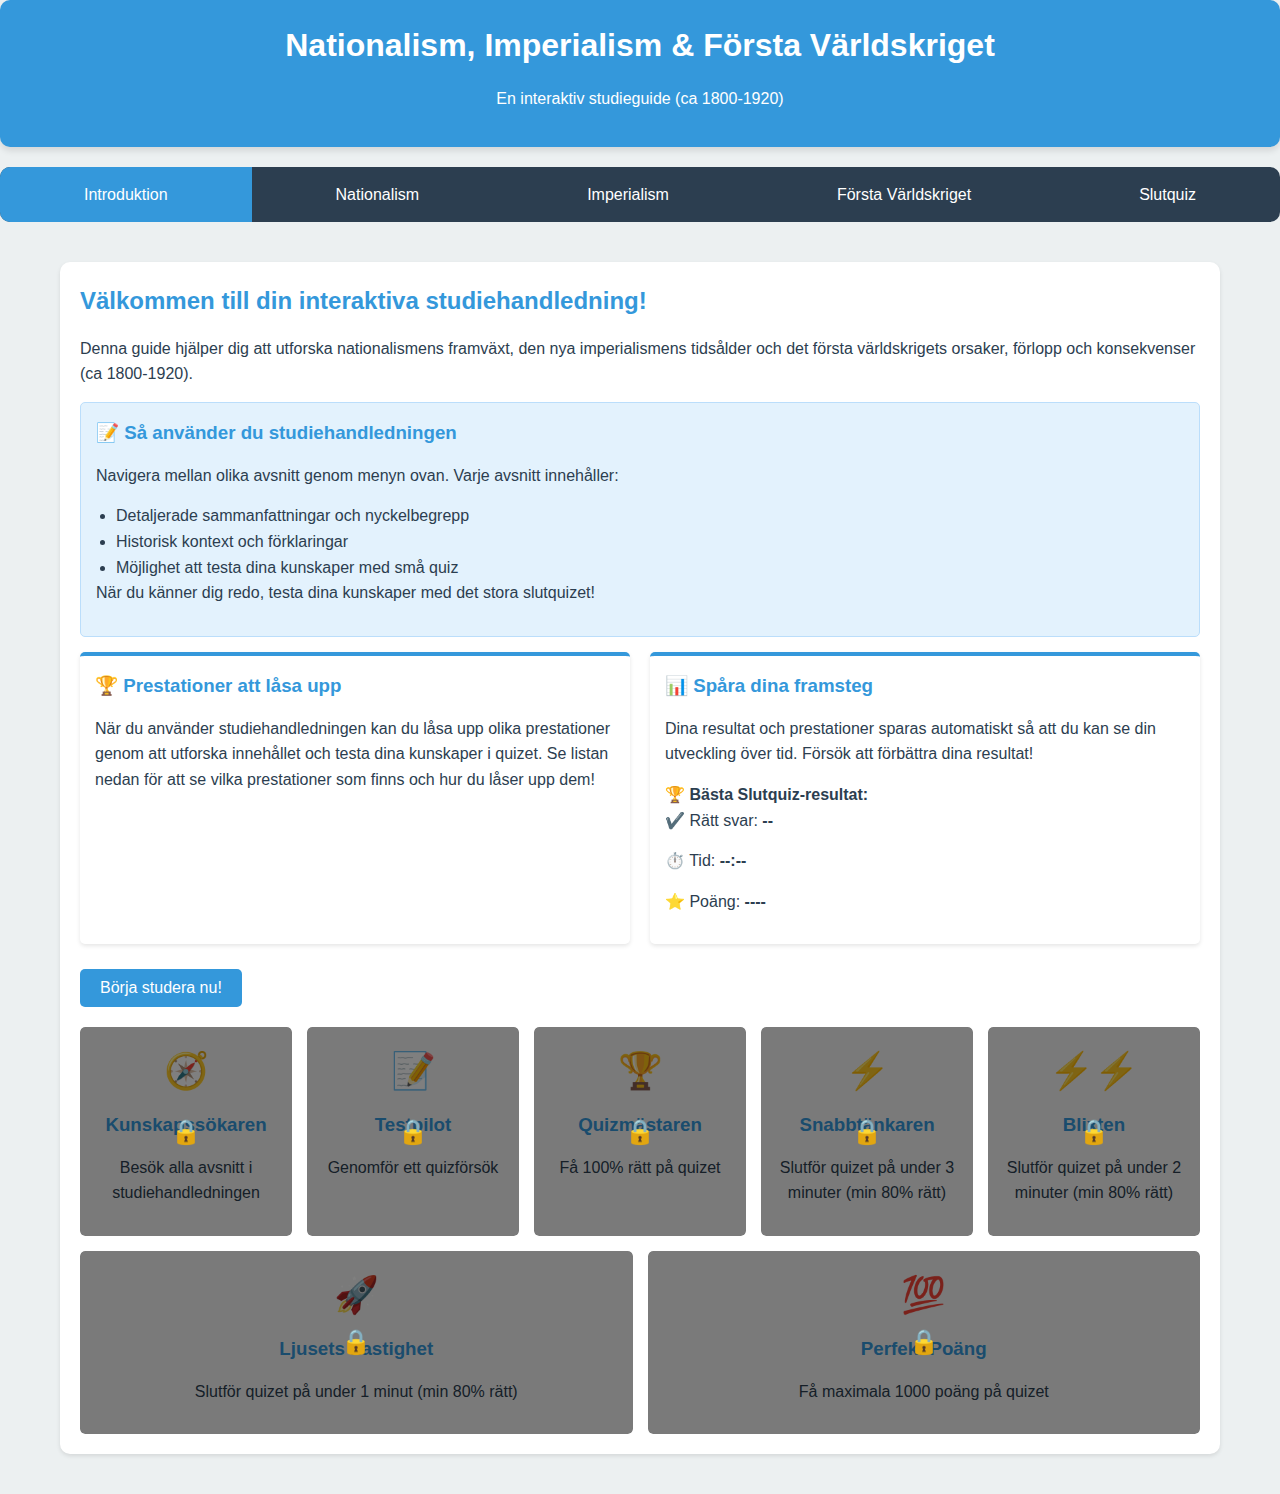
<file: studyguides/history1/historyguide.html>
<!DOCTYPE html>
<html lang="sv">
<head>
    <meta charset="UTF-8">
    <meta name="viewport" content="width=device-width, initial-scale=1.0">
    <title>Studieguide: Nationalism, Imperialism & Första Världskriget</title>
    <link rel="stylesheet" href="../../studyguide.css">
</head>
<body>

    <header>
        <h1>Nationalism, Imperialism & Första Världskriget</h1>
        <p>En interaktiv studieguide (ca 1800-1920)</p>
    </header>

    <nav>
        <ul>
            <li><a href="#" class="active" data-section="intro">Introduktion</a></li>
            <li><a href="#" data-section="nationalism">Nationalism</a></li>
            <li><a href="#" data-section="imperialism">Imperialism</a></li>
            <li><a href="#" data-section="wwi">Första Världskriget</a></li>
            <li><a href="#" data-section="quiz">Slutquiz</a></li>
        </ul>
    </nav>

    <div class="container">
        <!-- Introduktion -->
        <section id="intro" class="section active animated">
            <h2>Välkommen till din interaktiva studiehandledning!</h2>
            <p>Denna guide hjälper dig att utforska nationalismens framväxt, den nya imperialismens tidsålder och det första världskrigets orsaker, förlopp och konsekvenser (ca 1800-1920).</p>

            <div class="info-box">
                <h3>📝 Så använder du studiehandledningen</h3>
                <p>Navigera mellan olika avsnitt genom menyn ovan. Varje avsnitt innehåller:</p>
                <ul>
                    <li>Detaljerade sammanfattningar och nyckelbegrepp</li>
                    <li>Historisk kontext och förklaringar</li>
                    <li>Möjlighet att testa dina kunskaper med små quiz</li>
                </ul>
                <p>När du känner dig redo, testa dina kunskaper med det stora slutquizet!</p>
            </div>

            <div class="flex-container">
                <div class="card">
                    <h3>🏆 Prestationer att låsa upp</h3>
                    <p>När du använder studiehandledningen kan du låsa upp olika prestationer genom att utforska innehållet och testa dina kunskaper i quizet. Se listan nedan för att se vilka prestationer som finns och hur du låser upp dem!</p>
                </div>
                <div class="card">
                    <h3>📊 Spåra dina framsteg</h3>
                    <p>Dina resultat och prestationer sparas automatiskt så att du kan se din utveckling över tid. Försök att förbättra dina resultat!</p>
                    <h4>🏆 Bästa Slutquiz-resultat:</h4>
                    <div class="best-score-display">
                        <p><span class="icon">✔️</span> Rätt svar: <strong id="best-score-correct">--</strong></p>
                        <p><span class="icon">⏱️</span> Tid: <strong id="best-score-time">--:--</strong></p>
                        <p><span class="icon">⭐</span> Poäng: <strong id="best-score-points">----</strong></p>
                    </div>
                </div>
            </div>

            <button onclick="document.querySelector('[data-section=\'nationalism\']').click()">Börja studera nu!</button>

            <!-- Achievements List moved after button -->
            <div id="achievements-list" class="achievements">
                <!-- Prestationer renderas här av JS -->
            </div>
        </section>

        <!-- Nationalism -->
        <section id="nationalism" class="section animated">
            <h2>Nationalismens Tidsålder (ca 1800-1914)</h2>

            <div class="subsection theme-blue">
                <h3><span class="box-icon">🌍</span> Nationalitetstankens Framväxt</h3>
                <p>Under 1800-talet svepte idén om nationalism genom Europa. Folk började se sig som medlemmar av en <strong>nation</strong> (ett folk med gemensamt språk, historia, kultur) snarare än bara undersåtar till en kung. Denna idé utmanade den gamla ordningen med multietniska imperier och kungadömen.</p>
                <div class="info-box box-with-bg-icon" data-bg-icon="🇫🇷">
                    <h4><span class="box-icon">💡</span> Ursprung och Spridning</h4>
                    <p>Idéerna fick starkt fäste under <strong>Franska revolutionen</strong> och <strong>Napoleonkrigen</strong>. Franska arméer spred idéer om folkstyre och "nationen" samtidigt som deras ockupation väckte motstånd och nationell medvetenhet hos andra folk (som tyskar, inspirerade av filosofer som Johann Fichte, och italienare). Begreppet "nation" började syfta på hela folket som delade en identitet.</p>
                    <p><strong>Nationalitetstanken:</strong> Idén att varje folk borde ha rätt att bilda sin egen <strong>nationalstat</strong> baserad på <strong>självbestämmande</strong>, istället för att lyda under kejsare eller vara splittrade.</p>
                </div>
                 <ul class="icon-list-alt">
                    <li><span class="list-icon">🗣️</span> <strong>Språk & Kultur:</strong> Fokus på gemensamt språk, folklore och hyllandet av den nationella <strong>folksjälen</strong> och historien för att bygga nationell identitet.</li>
                    <li><span class="list-icon">🚩</span> <strong>Symboler:</strong> Nationsflaggor, nationalsånger och nationella personifikationer (som Moder Svea, Germania) blev viktiga för att ena folket känslomässigt. Kärleken till <strong>fäderneslandet</strong> politiserades.</li>
                 </ul>
            </div>

            <div class="subsection theme-green">
                <h3><span class="box-icon">🔗</span> Enande och Splittrande Kraft</h3>
                <p>Nationalismen hade två sidor, den var både <strong>enande</strong> och <strong>splittrande</strong>:</p>
                <div class="comparison-grid">
                    <div class="comparison-item">
                        <h4>Enande <span class="icon">🤝</span></h4>
                        <p>Samlade folk som levde splittrat i olika stater till en nation (t.ex. Italiens enande, Tysklands enande).</p>
                        <p>Kopplades ofta till <strong>liberala idéer</strong> om frihet och folkstyre (särskilt under revolutionsåret 1848, där folkmassor viftade med nationalflaggor och krävde folkstyre).</p>
                    </div>
                    <div class="comparison-item">
                        <h4>Splittrande <span class="icon">💥</span></h4>
                        <p>Hotade att bryta upp gamla multietniska imperier (t.ex. Österrike-Ungern, Osmanska riket) när olika folkgrupper inom dem krävde självständighet.</p>
                        <p>Kunde bli konservativ och exkluderande. Makthavare lärde sig använda nationalismen för att ena "oss" mot "dem" och stärka sin egen makt. Nationalismen kunde bli en starkare kraft än t.ex. socialismens idé om internationell arbetarklassolidaritet ("Proletärer i alla länder, förena er!").</p>
                    </div>
                </div>
            </div>

            <div class="subsection theme-yellow">
                <h3><span class="box-icon">🇮🇹</span> Italiens Enande (Risorgimento)</h3>
                <p>Italien var länge bara ett "geografiskt uttryck", splittrat i stater som Piemonte-Sardinien, Bägge Sicilierna, Kyrkostaten samt områden under österrikiskt styre (Lombardiet, Venetien). Enandet drevs av nationaliströrelsen <strong>Risorgimento</strong> ("Återuppståndelse") och skedde genom en kombination av diplomati, krig och revolutionär glöd:</p>
                <div class="flex-container icon-card-deck theme-benefit">
                    <div class="card">
                        <h4><span class="box-icon">🧠</span> Cavour (Strategen)</h4>
                        <p>Piemonte-Sardiniens premiärminister. Använde skicklig diplomati och krig (allians med Frankrike mot Österrike 1859) för att ena norra Italien.</p>
                    </div>
                     <div class="card">
                        <h4><span class="box-icon">⚔️</span> Garibaldi (Hjälten)</h4>
                        <p>Ledde "De tusendes expedition" (tusen rödskjortor) och erövrade Sicilien och södra Italien 1860. Enormt populär "folkets hjälte", känd som "Hjälten från två världar" för sina tidigare strider i Sydamerika.</p>
                    </div>
                     <div class="card">
                        <h4><span class="box-icon">👑</span> Victor Emanuel II (Kungen)</h4>
                        <p>Piemontes kung. Garibaldi överlämnade sin erövring till honom vid Teano 1860 för Italiens enhets skull. Victor Emanuel II blev det enade Italiens första kung 1861.</p>
                    </div>
                </div>
                 <div class="info-box box-with-bg-icon" data-bg-icon="🗺️">
                     <h4>Resultat</h4>
                     <p><strong>Kungariket Italien</strong> utropades 1861. Venetien (Venedig) anslöts 1866 (efter Preussens seger mot Österrike) och Rom 1870 (när franska trupper drogs tillbaka p.g.a. fransk-tyska kriget). Italien var nu enat.</p>
                 </div>
            </div>

            <div class="subsection theme-orange">
                 <h3><span class="box-icon">🇩🇪</span> Tysklands Enande</h3>
                 <p>Tyskland var också splittrat (<strong>Tyska förbundet</strong>). Enandet leddes av den starkaste tyska staten, <strong>Preussen</strong>, under den konservative och pragmatiske premiärministern <strong>Otto von Bismarck</strong> och hans <strong>Realpolitik</strong> (praktisk maktpolitik).</p>
                 <div class="definition">
                     <h4><span class="box-icon">💬</span> Bismarcks Metod: "Blod och Järn"</h4>
                     <p>Bismarck menade att Tysklands enande inte skulle avgöras av "tal och majoritetsbeslut... utan genom blod och järn" – det vill säga militär styrka och beslutsamhet, inte liberala ideal.</p>
                 </div>
                <h4>Tre Krig för Enande:</h4>
                 <div class="timeline">
                     <div class="timeline-event left">
                         <div class="timeline-content">
                             <span class="timeline-date">1864</span>
                             <h4>Krig mot Danmark 🇩🇰</h4>
                             <p>Preussen & Österrike besegrar Danmark (om Schleswig-Holstein). Visade preussisk styrka.</p>
                         </div>
                     </div>
                     <div class="timeline-event right">
                         <div class="timeline-content">
                             <span class="timeline-date">1866</span>
                             <h4>Krig mot Österrike 🇦🇹</h4>
                             <p>Preussen segrar snabbt (slaget vid Königgrätz/Sadowa). Österrike utestängs från tyska affärer. Nordtyska förbundet bildas.</p>
                         </div>
                     </div>
                     <div class="timeline-event left">
                         <div class="timeline-content">
                             <span class="timeline-date">1870-71</span>
                             <h4>Krig mot Frankrike 🇫🇷</h4>
                             <p>Bismarck provocerar fram kriget (Emsdepeschen). Sydtyska stater ansluter sig. Avgörande tysk seger (Napoleon III tillfångatas vid Sedan).</p>
                         </div>
                     </div>
                 </div>
                <div class="info-box box-with-bg-icon" data-bg-icon="🏰">
                     <h4>Resultat: Tyska Kejsardömet</h4>
                     <p>Den 18 januari 1871 utropades det <strong>Tyska kejsardömet</strong> i Versailles spegelsal med Preussens kung Wilhelm I som kejsare (Kaiser) och Bismarck som rikskansler (även kallad <strong>Järnkanslern</strong>). Tyskland var enat "uppifrån" genom preussisk makt.</p>
                 </div>
            </div>

            <div class="subsection theme-purple">
                 <h3><span class="box-icon">👑</span> Imperiernas Problem & Minoriteter</h3>
                 <p>För multietniska imperier som <strong>Österrike-Ungern</strong> och <strong>Osmanska riket</strong> var nationalismen ett existentiellt hot, då den var splittrande. Att dra nationella gränser var extremt svårt i dessa områden där folkgrupper levde blandat.</p>
                 <div class="flex-two-column">
                     <div class="column">
                         <h4>Österrike-Ungern (Habsburg)</h4>
                         <p>Hem åt tyskar, ungrare (magyarer), tjecker, slovaker, polacker, ukrainare, slovener, kroater, serber, rumäner, italienare m.fl.</p>
                         <ul>
                             <li><strong>1867 Ausgleich (Kompromissen):</strong> Skapade dubbelmonarkin Österrike-Ungern för att blidka ungrarna. Imperiet delades i en österrikisk och en ungersk del med varsin regering, men med gemensam monark och utrikespolitik.</li>
                             <li><strong>Fortsatta spänningar:</strong> Andra slaviska folk (tjecker, polacker, sydslaver) kände sig fortfarande förtryckta. I den ungerska delen bedrevs <strong>Magyarisering</strong> – försök att påtvinga ungerskt språk och kultur.</li>
                         </ul>
                     </div>
                     <div class="column">
                         <h4>Osmanska Riket ("Europas sjuke man")</h4>
                         <p>Nationalism ledde till självständighet för folk på <strong>Balkanhalvön</strong>:</p>
                         <ul>
                            <li>Grekland (ca 1830)</li>
                            <li>Serbien, Montenegro, Rumänien (de facto självständiga vid mitten av 1800-talet, formellt 1878)</li>
                            <li>Bulgarien (autonomt 1878, självständigt 1908)</li>
                         </ul>
                         <p>Dessa nya stater och deras rivalitet, tillsammans med stormakternas inblandning, skapade <strong>"Europas krutdurk"</strong> (powder keg of Europe) på Balkan.</p>
                     </div>
                 </div>
                 <div class="warning-box">
                    <h4><span class="box-icon">⚠️</span> Nationalismens Mörka Sida</h4>
                    <p>Även i enade stater kunde nationalism leda till förtryck av minoriteter. Exempel: Bismarcks <strong>Kulturkampf</strong> ("kulturkamp") mot katoliker i Tyskland, försök att germanisera polacker i Preussen, russifiering i Ryssland, och framväxande antisemitism som hävdade att judar inte tillhörde "nationen".</p>
                 </div>
            </div>

             <div class="subsection theme-cyan">
                <h3><span class="box-icon">🗺️</span> En Ny Europakarta & Sociala Följder</h3>
                <p>Nationalismen ritade om Europas karta och förändrade människors identitet och vardag.</p>
                 <h4>Geografiska Förändringar:</h4>
                <ul class="styled-list check-list-alt green-checks">
                    <li>Nya stater: Italien, Tyskland, Grekland, Serbien, Rumänien, Bulgarien. Även <strong>Norge</strong> blev självständigt från Sverige genom fredlig unionsupplösning 1905.</li>
                    <li>Imperier försvagades eller krympte (Osmanska riket, Österrikes inflytande minskade).</li>
                    <li><strong>Polen</strong> förblev delat mellan Ryssland, Preussen och Österrike, men polsk nationalism levde starkt vidare.</li>
                </ul>
                <h4>Sociala & Kulturella Följder:</h4>
                 <dl class="definition-list-alt">
                     <dt>
                        <span class="list-icon">👨‍👩‍👧‍👦</span> <strong>Nationell Identitet:</strong>
                     </dt>
                     <dd>
                        Människor identifierade sig mer som "tyskar", "italienare" etc., inte bara som bayrare eller sicilianare.
                     </dd>
                     <dt>
                        <span class="list-icon">📚</span> <strong>Utbildning & Språk:</strong>
                     </dt>
                     <dd>
                        Skolväsendet och massmedia (tidningar) spred nationalspråk och en gemensam historieskrivning.
                     </dd>
                     <dt>
                        <span class="list-icon">🎖️</span> <strong>Militärtjänst & Symboler:</strong>
                     </dt>
                     <dd>
                        Allmän värnplikt och nationella symboler (flagga, hymn) stärkte samhörigheten och lojaliteten till staten.
                     </dd>
                     <dt>
                        <span class="list-icon">🎭</span> <strong>Kultur & Sport:</strong>
                     </dt>
                     <dd>
                        Nationell stolthet uttrycktes i konst (Verdi, Smetana), litteratur och idrott (t.ex. de moderna Olympiska Spelen från 1896).
                     </dd>
                     <dt>
                        <span class="list-icon">🔥</span> <strong>Intensiv Hängivenhet:</strong>
                     </dt>
                     <dd>
                        Nationalism blev en slags "civil religion", en kraftfull lojalitet som kunde överskugga andra identiteter och bidra till spänningar mellan nationer, vilket banade väg för Första världskriget.
                     </dd>
                 </dl>
            </div>

            <!-- Section Quiz for Nationalism -->
            <div class="section-quiz">
                <h3>Testa dina kunskaper om Nationalism!</h3>
                <p>Svara på några snabba frågor om avsnittet du just läst.</p>
                <div id="nationalism-questions" class="quiz-container">
                    <!-- Quiz questions for this section will be loaded here by JS -->
                </div>
            </div>

            <button onclick="document.querySelector('[data-section=\'imperialism\']').click()">Nästa Avsnitt: Imperialism</button>
        </section>

        <!-- Imperialism -->
        <section id="imperialism" class="section animated">
            <h2>Imperialismens Tidsålder (ca 1870-1914)</h2>

            <div class="subsection theme-red">
                <h3><span class="box-icon">🌍</span> Vad är Imperialism?</h3>
                <p><strong>Imperialism</strong> är när en starkare nation utökar sin makt och kontroll över andra, svagare territorier. Detta skedde i en intensiv våg, kallad <strong>"den nya imperialismen"</strong>, under slutet av 1800-talet. Ordet kommer från latinets <strong>imperium</strong> (herravälde).</p>
                <div class="definition">
                    <h4><span class="box-icon">📖</span> Definition</h4>
                    <p>Att utöva makt och herravälde (imperium) över andra områden, antingen genom direkt territoriell erövring (kolonier) eller genom politisk/ekonomisk kontroll (t.ex. protektorat, inflytandesfärer).</p>
                </div>
                <p>Till skillnad från tidigare kolonialism (fokus på handelsposter, Amerika), innebar den nya imperialismen ofta formell annektering och administration av stora landområden, särskilt i Afrika och Asien. Detta möjliggjordes av det industriella och teknologiska försprånget.</p>
                <div class="info-box">
                    <h4><span class="box-icon">🔧</span> Förutsättningar</h4>
                    <ul class="styled-list check-list-alt">
                        <li><strong>Industriella revolutionen:</strong> Teknologiskt övertag (vapen som Maximkulsprutan, transport som ångfartyg, kommunikation som telegrafen).</li>
                        <li><strong>Medicin:</strong> Kinin, till exempel, gjorde det möjligt för européer att överleva i tropiska klimat ("vita mannens grav").</li>
                        <li><strong>Infrastruktur:</strong> Suezkanalen (1869) förkortade resvägen till Asien dramatiskt. Järnvägar byggdes in i kolonierna.</li>
                    </ul>
                </div>
            </div>

            <div class="subsection theme-orange">
                <h3><span class="box-icon">🌍🏃</span> Kapplöpningen om Afrika</h3>
                <p>Den mest dramatiska erövringen. Från ca 10% europeisk kontroll 1880 till ca 90% 1914. Endast Etiopien (Abessinien) och Liberia förblev självständiga.</p>
                <div class="info-box box-with-bg-icon" data-bg-icon="🇩🇪">
                    <h4><span class="box-icon">🤝</span> Berlinkonferensen (1884-85)</h4>
                    <p>Sammankallad av Bismarck. Europeiska makter (ingen afrikansk representation) delade upp Afrika mellan sig för att undvika inbördes krig. Krävde <strong>"effektiv ockupation"</strong> för att göra anspråk på ett område, vilket påskyndade erövringen och ignorerade existerande afrikanska riken och gränser.</p>
                </div>
                <h4>Största Kolonialmakterna i Afrika:</h4>
                <dl class="definition-list-alt">
                    <dt>
                        <span class="list-icon">🇬🇧</span> <strong>Storbritannien:</strong>
                    </dt>
                    <dd>
                        Kontrollerade områden från Egypten (Suezkanalen) till Sydafrika. Drömde om en sammanhängande linje "från Kap till Kairo" (Kap-Kairolinjen). Exempel: Sudan, Kenya, Nigeria, Guldkusten. Utkämpade Boerkriget (1899-1902) mot holländskättade boer i Sydafrika för kontroll över guld- och diamantfyndigheter.
                    </dd>
                    <dt>
                        <span class="list-icon">🇫🇷</span> <strong>Frankrike:</strong>
                    </dt>
                    <dd>
                        Stora delar av Väst- och Centralafrika (Franska Västafrika, Franska Ekvatorialafrika), samt Algeriet (erövrat tidigare), Tunisien och Madagaskar.
                    </dd>
                    <dt>
                        <span class="list-icon">🇧🇪</span> <strong>Belgien:</strong>
                    </dt>
                    <dd>
                        <strong>Kongofristaten</strong> var kung Leopold II:s personliga egendom (1885-1908). Ökänd för brutal gummiutvinning ("Gummiterrorn") med tvångsarbete och stympning (avhuggna händer). Miljontals dog.
                    </dd>
                    <dt>
                        <span class="list-icon">🇩🇪</span> <strong>Tyskland:</strong>
                    </dt>
                    <dd>
                        Senkomling, skaffade kolonier som Tyska Sydvästafrika (Namibia, där Hererofolket utsattes för ett folkmord 1904), Tyska Östafrika (Tanzania), Kamerun, Togo.
                    </dd>
                     <dt>
                        <span class="list-icon">🇮🇹</span> <strong>Italien:</strong>
                     </dt>
                     <dd>
                        Libyen, Eritrea, Italienska Somaliland. Försökte erövra Etiopien men besegrades vid Adwa 1896 – en stor prestigeförlust.
                     </dd>
                     <dt>
                        <span class="list-icon">🇵🇹</span> <strong>Portugal:</strong>
                     </dt>
                     <dd>
                        Behöll och utökade gamla kolonier som Angola och Moçambique.
                     </dd>
                </dl>
                 <div class="warning-box">
                    <h4><span class="box-icon">⚠️</span> Konsekvenser i Afrika</h4>
                     <p>Gränser drogs godtyckligt, splittrade folkgrupper eller tvingade samman rivaler. Traditionella styren krossades. Afrikanskt motstånd (t.ex. Zulu vid Isandlwana 1879, Mahdi i Sudan) slogs ner. <strong>Fashodakrisen</strong> (1898) mellan Storbritannien och Frankrike i Sudan visade på risken för krig mellan stormakterna.</p>
                </div>
            </div>

            <div class="subsection theme-lblue">
                <h3><span class="box-icon">🌏</span> Imperialism i Asien</h3>
                <p>Även Asiens gamla civilisationer kom under europeiskt (och japanskt) inflytande, men ofta på andra sätt än i Afrika.</p>
                 <h4>Indien: Kronjuvelen ("The Jewel in the Crown")</h4>
                 <div class="info-box box-with-bg-icon" data-bg-icon="🇬🇧">
                     <p>Styrdes länge av Brittiska <strong>Ostindiska Kompaniet</strong>. Efter det stora <strong>Sepoyupproret 1857</strong>, utlöst bl.a. av patroner smorda med djurfett (orent för hinduer och muslimer), tog brittiska staten direkt kontroll -> <strong>Brittiska Raj</strong> (1858). Drottning Victoria blev kejsarinna av Indien.</p>
                     <p><strong>Effekter:</strong> Modernisering (järnväg, telegraf) men också ekonomisk exploatering (indisk textilindustri slogs ut), rasism och växande indisk nationalism (Indian National Congress bildades 1885).</p>
                 </div>

                <h4>Kina: Sfärer av Inflytande & Ojämlika Fördrag</h4>
                 <div class="info-box box-with-bg-icon" data-bg-icon="🇨🇳">
                     <p>Kina besegrades i <strong>Opiumkrigen</strong> (1839-42, 1856-60) av Storbritannien (senare även Frankrike) pga Kinas försök att stoppa den brittiska opiumhandeln. Kina tvingades öppna hamnar ("fördragshamnar"), avstå Hongkong och acceptera "ojämlika fördrag" med låga tullar och extraterritoriella rättigheter för utlänningar.</p>
                     <p>Istället för full kolonisering delades Kina upp i <strong>sfärer av inflytande</strong> där olika makter (Storbritannien, Frankrike, Tyskland, Ryssland, Japan) hade ekonomiska privilegier. USA förespråkade <strong>"Öppna dörrens politik"</strong> (1899) – lika handelsrättigheter för alla, för att hindra fullständig uppdelning.</p>
                     <p><strong>Boxarupproret (1900)</strong> var ett misslyckat folkligt uppror mot utländskt inflytande, som slogs ner av en internationell styrka. Kina förblev formellt självständigt men djupt försvagat.</p>
                 </div>

                 <h4>Japan: Från Isolerat till Imperialist</h4>
                 <div class="info-box box-with-bg-icon" data-bg-icon="🇯🇵">
                     <p>Tvingades öppna sig för väst genom amerikansk <strong>kanonbåtsdiplomati</strong> (Commodore Perry 1853). Som svar genomfördes <strong>Meijirestaurationen (1868)</strong>: <strong>Shogunens</strong> makt bröts, kejsaren återinsattes och Japan inledde en blixtsnabb modernisering för att "bli starkt som väst" och undvika Kinas öde.</p>
                     <p>Japan blev självt en imperialistisk makt:</p>
                     <ul>
                         <li>Seger i <strong>Kinesisk-japanska kriget (1894-95)</strong> -> Kontroll över Taiwan, inflytande i Korea.</li>
                         <li>Seger i <strong>Rysk-japanska kriget (1904-05)</strong> -> Chockerande seger för en asiatisk makt över en europeisk. Säkrad kontroll över Korea (annekterat 1910), inflytande i Manchuriet.</li>
                     </ul>
                 </div>
                 <p>Andra områden: Franska Indokina (Vietnam, Laos, Kambodja), Nederländska Ostindien (Indonesien). Siam (Thailand) förblev självständigt som buffertstat.</p>
            </div>

            <div class="subsection theme-cyan">
                 <h3><span class="box-icon">🇺🇸</span> USA & Amerika</h3>
                 <p>Latinamerika var mestadels politiskt självständigt men ekonomiskt beroende (informell imperialism). USA växte fram som regional stormakt.</p>
                <dl class="definition-list-alt">
                    <dt>
                        <span class="list-icon">📜</span> <strong>Monroedoktrinen (1823):</strong>
                    </dt>
                    <dd>
                        USA varnar Europa för nykolonisering eller inblandning i Amerika.
                    </dd>
                    <dt>
                        <span class="list-icon">👮</span> <strong>Roosevelt Corollary (1904):</strong>
                    </dt>
                    <dd>
                        Tillägg till Monroedoktrinen. USA hävdar rätt att ingripa i Latinamerika vid "kroniskt misskötsel" ("internationell polis").
                    </dd>
                     <dt>
                        <span class="list-icon">⚔️</span> <strong>Spansk-amerikanska kriget (1898):</strong>
                     </dt>
                     <dd>
                        USA besegrar Spanien och tar Puerto Rico, Guam, Filippinerna. Kuba blir ett amerikanskt protektorat. Hawaii annekteras samma år. USA blir en kolonialmakt.
                     </dd>
                     <dt>
                        <span class="list-icon">🍌</span> <strong>"Bananrepubliker":</strong>
                     </dt>
                     <dd>
                        USA ingriper ofta militärt och politiskt i Centralamerika och Karibien för att skydda amerikanska ekonomiska intressen (t.ex. United Fruit Company).
                     </dd>
                </dl>
            </div>

             <div class="subsection theme-purple">
                <h3><span class="box-icon">❓</span> Varför Imperialism? Drivkrafter</h3>
                 <p>En kombination av faktorer:</p>
                 <div class="flex-container icon-card-deck theme-risk animated-children-stagger">
                     <div class="card">
                         <h4><span class="box-icon">💰</span> Ekonomi</h4>
                         <p>Behov av råvaror (gummi, olja, koppar, bomull), nya marknader för industrivaror, investeringsmöjligheter för kapital.</p>
                     </div>
                     <div class="card">
                         <h4><span class="box-icon">🏳️</span> Politik & Strategi</h4>
                         <p>Nationalistisk prestige (status att ha imperium), stormaktsrivalitet (hindra andra från att ta områden), säkra strategiska punkter (marinbaser, handelsvägar som Suez & Panama).</p>
                     </div>
                      <div class="card">
                         <h4><span class="box-icon">🧬</span> Ideologi</h4>
                         <p><strong>Socialdarwinism:</strong> Felaktig tillämpning av Darwins idéer; tron att starka nationer/"raser" naturligt dominerar svagare i en <strong>"kamp om tillvaron"</strong>.</p>
                         <p><strong>Civiliseringsmission / "Den vite mannens börda":</strong> Idén (uttryckt av t.ex. Rudyard Kipling) att européer hade en plikt att sprida sin civilisation, kultur och religion, även om det var en "börda". Ofta en ursäkt för exploatering.</p>
                     </div>
                       <div class="card">
                         <h4><span class="box-icon">✝️</span> Religion & Äventyr</h4>
                         <p>Kristna missionärer ville sprida sin tro. Utforskare (Livingstone, Stanley), äventyrare och militärer sökte ära och upplevelser.</p>
                     </div>
                 </div>
            </div>

             <div class="subsection theme-yellow">
                 <h3><span class="box-icon">📉</span> Konsekvenser av Imperialismen</h3>
                <p>Imperialismen fick djupa och långvariga följder globalt:</p>
                 <ul class="styled-list cross-list-alt">
                     <li><strong>Global Ekonomi & Ojämlikhet:</strong> Världen bands samman ekonomiskt, men med ojämlika relationer. Kolonier blev råvaruproducenter beroende av världsmarknaden. Bidrog till rikedom i väst och underutveckling i många kolonier.</li>
                     <li><strong>Politiska Spänningar & Krig:</strong> Rivalitet om kolonier bidrog till spänningar mellan stormakterna -> Första världskriget.</li>
                     <li><strong>Nya Gränser & Konflikter:</strong> Koloniala gränser drogs godtyckligt -> framtida etniska konflikter och instabilitet i postkoloniala stater.</li>
                     <li><strong>Sociala Förändringar & Rasism:</strong> Befolkningsförändringar (sjukdomar, våld, migration av arbetskraft t.ex. indier och kineser). Rasism och diskriminering institutionaliserades.</li>
                     <li><strong>Kulturell Påverkan:</strong> Spridning av europeiska språk, utbildningssystem, religion. Men också förstörelse eller marginalisering av lokala kulturer och ekonomier.</li>
                     <li><strong>Infrastruktur för Exploatering:</strong> Järnvägar, hamnar byggdes, men främst för att frakta ut råvaror, inte för intern utveckling i kolonierna.</li>
                    <li><strong>Framväxt av Anti-kolonial Nationalism:</strong> Paradoxalt nog ledde det koloniala förtrycket och den västerländska utbildningen till att nya nationella identiteter och självständighetsrörelser växte fram hos de koloniserade folken.</li>
                    <li><strong>Arvet av Underutveckling:</strong> Många problem i postkoloniala länder ("Tredje världen") har rötter i imperialismens strukturer (ekonomiskt beroende, svaga institutioner, etniska spänningar).</li>
                 </ul>
             </div>

             <!-- Section Quiz for Imperialism -->
             <div class="section-quiz">
                 <h3>Testa dina kunskaper om Imperialism!</h3>
                 <p>Svara på några snabba frågor om avsnittet du just läst.</p>
                 <div id="imperialism-questions" class="quiz-container">
                     <!-- Quiz questions for this section will be loaded here by JS -->
                 </div>
             </div>

            <button onclick="document.querySelector('[data-section=\'wwi\']').click()">Nästa Avsnitt: Första Världskriget</button>
        </section>

        <!-- Första Världskriget -->
        <section id="wwi" class="section animated">
            <h2>Första Världskriget (1914-1918)</h2>

            <div class="subsection theme-red">
                <h3><span class="box-icon">💥</span> Krigsutbrottet Sommaren 1914</h3>
                <p>Europa hade haft en <strong>"lång fred"</strong> men under ytan fanns djupa spänningar: nationalism, imperialism, militarism och komplexa allianssystem.</p>
                 <div class="info-box narrative-intro"> <!-- Added a specific class for potential extra styling -->
                    <h4><span class="box-icon">📜</span> Vägen till Krig: En Kontinent på Branten</h4>
                    <p>Sommaren 1914 var Europa en krutdurk redo att explodera. Årtionden av nationalistisk yra, imperialistisk kapplöpning och en febrig militär upprustning hade skapat ett komplext nät av spända relationer. Två stora militärallianser stod mot varandra: <strong>Trippelalliansen</strong> (Tyskland, Österrike-Ungern, Italien) och <strong>Trippelententen</strong> (Frankrike, Ryssland, Storbritannien). Tänkta att bevara freden genom maktbalans, riskerade de nu att förvandla en lokal konflikt till en global katastrof.</p>
                    <p>Gnistan kom den 28 juni i Sarajevo. När den unge serbnationalisten Gavrilo Princip mördade Österrike-Ungerns tronföljare, <strong>ärkehertig Franz Ferdinand</strong>, sattes en ostoppbar kedjereaktion igång. Med Tysklands "blankocheck" i ryggen, ställde Österrike-Ungern ett ultimatum till Serbien, designat för att avslås. När Serbien vägrade gå med på allt, rasade domino-brickorna. Mobilisering följde på mobilisering, krigsförklaring på krigsförklaring. Den "Svarta veckan" drog in stormakterna, en efter en, i det som skulle bli det Stora Kriget.</p>
                </div>

                <h4>Dominoeffekten ("Svarta veckan")</h4>
                <div class="timeline">
                    <svg class="timeline-dots-svg"></svg>
                    <div class="timeline-event left">
                        <div class="timeline-content">
                            <span class="timeline-date">28 Juli</span>
                            <h4>Krigsförklaring</h4>
                            <p>Österrike-Ungern förklarar krig mot Serbien.</p>
                        </div>
                    </div>
                    <div class="timeline-event right">
                        <div class="timeline-content">
                            <span class="timeline-date">~30 Juli</span>
                            <h4>Rysk Mobilisering</h4>
                            <p>Ryssland mobiliserar för att stödja Serbien.</p>
                        </div>
                    </div>
                    <div class="timeline-event left">
                        <div class="timeline-content">
                            <span class="timeline-date">1 Aug</span>
                            <h4>Tyskland agerar</h4>
                            <p>Tyskland förklarar krig mot Ryssland.</p>
                        </div>
                    </div>
                    <div class="timeline-event right">
                        <div class="timeline-content">
                            <span class="timeline-date">3 Aug</span>
                            <h4>Anfall västerut</h4>
                            <p>Tyskland förklarar krig mot Frankrike och aktiverar Schlieffenplanen.</p>
                        </div>
                    </div>
                    <div class="timeline-event left">
                        <div class="timeline-content">
                            <span class="timeline-date">4 Aug</span>
                            <h4>Storbritannien dras in</h4>
                            <p>Tyskland invaderar Belgien, Storbritannien förklarar krig mot Tyskland.</p>
                        </div>
                    </div>
                </div>
                 
                 <!-- REMOVED Horizontal Timeline -->

                 <p>Kriget som förväntades vara "över till jul" ("hemma innan löven faller") blev snabbt ett <strong>världskrig</strong>.</p>
             </div>

            <div class="subsection theme-lblue">
                <h3><span class="box-icon">⛏️</span> Skyttegravskriget på Västfronten</h3>
                <p>Schlieffenplanen misslyckades; den tyska framryckningen stoppades vid Marne (sept 1914). Kriget på <strong>västfronten</strong> stelnade till ett statiskt, brutalt <strong>skyttegravskrig</strong> i nästan fyra år, från Nordsjön till Schweiz.</p>
                <div class="info-box comparison-box">
                    <h4>Livet i <strong>Skyttegraven</strong></h4>
                    <div class="comparison-grid">
                        <div class="comparison-item">
                            <h4>Verklighet <span class="icon">😟</span></h4>
                             <p>Lera, stank, råttor, löss, ständig dödsfara från prickskyttar och artillerield.</p>
                            <p>Enorma förluster vid meningslösa offensiver (t.ex. Somme 1916: 60 000 brittiska förluster första dagen).</p>
                            <p>Psykisk påfrestning: <strong>Granatchock</strong> (Shell shock / PTSD).</p>
                        </div>
                        <div class="comparison-item">
                            <h4>"<strong>Ingenmansland</strong>" <span class="icon">💀</span></h4>
                            <p>Området mellan de fientliga skyttegravarna.</p>
                            <p>Ett sönderskjutet landskap av lervälling, taggtråd och lik.</p>
                        </div>
                    </div>
                     <div class="definition">
                         <h4><span class="box-icon">🕊️</span> Julvapenstilleståndet 1914</h4>
                         <p>En kort, spontan vapenvila julen 1914 där tyska och brittiska/franska soldater på vissa frontavsnitt möttes, bytte gåvor och spelade fotboll i ingenmansland. Ett unikt ögonblick av mänsklighet mitt i kriget, som snabbt förbjöds av generalerna.</p>
                     </div>
                </div>
            </div>

            <div class="subsection theme-yellow">
                <h3><span class="box-icon">⚙️</span> Ny Teknik & Modern Krigföring</h3>
                <p>Första världskriget var <strong>"det första moderna kriget"</strong> där ny industriell teknik spelade en avgörande, och ofta fasansfull, roll.</p>
                <dl class="definition-list-alt">
                    <dt>
                        <span class="list-icon">💥</span> <strong>Kulsprutor:</strong>
                    </dt>
                    <dd>
                        Gjorde frontalanfall närmast självmordiska, tvingade ner arméerna i skyttegravar. Maximkulsprutan dominerade försvaret.
                    </dd>
                    <dt>
                        <span class="list-icon">💣</span> <strong>Artilleri:</strong>
                    </dt>
                    <dd>
                        Kraftigare kanoner med längre räckvidd. Orsakade enorm förödelse ("jordbävning av stål") och majoriteten av dödsfallen.
                    </dd>
                    <dt>
                        <span class="list-icon">🚜</span> <strong>Stridsvagnar (Tanks):</strong>
                    </dt>
                    <dd>
                        Introducerades av britterna 1916 (Somme). Tidiga modeller var opålitliga men kunde korsa skyttegravar och taggtråd. Bidrog till att bryta stalmatet sent i kriget.
                    </dd>
                    <dt>
                        <span class="list-icon">✈️</span> <strong>Flygplan:</strong>
                    </dt>
                    <dd>
                        Utvecklades snabbt från spaning till beväpnade stridsplan. Luftstrider ("dogfights") och <strong>flygaräss</strong> som Röde Baronen blev en ny del av kriget. Bombning av städer inleddes i liten skala.
                    </dd>
                    <dt>
                        <span class="list-icon">☠️</span> <strong>Giftgas (Krigsgas):</strong>
                    </dt>
                    <dd>
                        Först klor (Tyskland, Ypres 1915), sedan fosgen och <strong>senapsgas</strong>. Orsakade fruktansvärt lidande (kvävning, blindhet, brännskador) och krävde <strong>gasmasker</strong>. <strong>Kemisk krigföring</strong> blev en ny fasa.
                    </dd>
                    <dt>
                        <span class="list-icon">🚢</span> <strong>Ubåtar (U-båtar):</strong>
                    </dt>
                    <dd>
                        Tyska ubåtar sänkte handelsfartyg i Atlanten för att strypa Storbritanniens försörjning. Det <strong>oinskränkta ubåtskriget</strong> 1917 bidrog starkt till USA:s inträde.
                    </dd>
                </dl>
                 <div class="warning-box">
                     <h4><span class="box-icon">⚠️</span> Taktik vs Teknik</h4>
                     <p>Generalerna höll ofta fast vid föråldrad taktik (massanfall) mot modern teknologi, vilket ledde till enorma, meningslösa förluster ("1800-talstaktik mot 1900-talets vapen").</p>
                 </div>
            </div>

             <div class="subsection theme-green">
                <h3><span class="box-icon">🌏</span> Kriget Utvidgas & Vändpunkter</h3>
                 <p>Kriget blev ett <strong>världskrig</strong> som involverade imperiernas kolonier och nya fronter:</p>
                 <ul class="styled-list check-list-alt">
                     <li><strong>Osmanska riket:</strong> Anslöt sig till Centralmakterna (Tyskland, Österrike-Ungern) 1914 -> strider i Mellanöstern (Gallipoli, Mesopotamien, Palestina - "Lawrence of Arabia"). Armeniska folkmordet genomfördes av osmanska regimen.</li>
                    <li><strong>Kolonierna:</strong> Trupper från kolonier (Indien, Algeriet, Senegal etc.) stred i Europa. Strider om tyska kolonier i Afrika och Stilla havet.</li>
                 </ul>
                 <h4>Avgörande År 1917:</h4>
                 <div class="flex-two-column">
                    <div class="column">
                        <h5>Ryska Revolutionen</h5>
                         <p>Krigströtthet, enorma förluster och inre oro ledde till tsarens (Nikolaj II) fall (feb/mars 1917). <strong>Bolsjevikerna</strong> tog makten (okt/nov 1917) och slöt en separatfred med Tyskland i <strong>Brest-Litovsk</strong> (mars 1918) -> Ryssland lämnar kriget, Tyskland kan flytta trupper västerut.</p>
                    </div>
                    <div class="column">
                        <h5>USA Går Med i Kriget</h5>
                         <p>Anledningar: Oinskränkt ubåtskrig (sänkningen av Lusitania 1915, återupptaget 1917), Zimmermann-telegrammet (tyskt försök att få Mexiko att anfalla USA). President Wilson ville "göra världen säker för demokrati".</p>
                         <p>Färska amerikanska trupper ("doughboys") under General Pershing började anlända i stor skala 1918 och blev avgörande.</p>
                    </div>
                </div>
            </div>

            <div class="subsection theme-blue">
                <h3><span class="box-icon">🏁</span> Krigsslutet & Vapenstilleståndet</h3>
                 <p><strong>Våroffensiven 1918:</strong> Tysklands sista stora försök (Ludendorff-offensiven) att vinna innan USA:s styrka blev för stor. Inledande framgångar med ny taktik (sturmtruppen), men offensiven körde fast pga utmattning och brist på resurser.</p>
                 <p><strong>Hundradagarsoffensiven (Aug-Nov 1918):</strong> Allierad motoffensiv under Foch, med massivt artilleri, stridsvagnar och amerikanskt stöd, bröt igenom de tyska linjerna.</p>
                 <p><strong>Centralmakterna</strong> Kollapsar: Bulgarien (sept), Osmanska riket (okt), Österrike-Ungern (okt/nov) kapitulerar eller faller samman i revolution.</p>
                 <p><strong>Tyskland:</strong> Intern oro (Kiel-myteriet nov), svält pga blockad, militärt nederlag -> <strong>Kejsar Wilhelm II</strong> abdikerar.</p>
                 <div class="info-box box-with-bg-icon" data-bg-icon="🕰️">
                     <h4><strong>Vapenstilleståndet</strong></h4>
                     <p>Trädde i kraft den <strong>11 november 1918, kl. 11.00</strong> ("elfte timmen på elfte dagen i elfte månaden"). Kriget var över.</p>
                 </div>
            </div>

            <div class="subsection theme-red">
                 <h3><span class="box-icon">📜</span> Versaillesfreden & Konsekvenser</h3>
                 <p>Segrarmakterna ("De Fyra Stora": USA: Wilson, Storbritannien: Lloyd George, Frankrike: Clemenceau, Italien: Orlando) möttes i Paris 1919 för att diktera fredsvillkoren. Förlorarna fick inte delta.</p>
                 <h4><strong>Versaillesfreden</strong> (Juni 1919):</h4>
                 <div class="warning-box">
                    <h4><span class="box-icon">🇩🇪</span> Hårda Villkor för Tyskland ("Diktat")</h4>
                     <ul class="styled-list cross-list-alt">
                         <li><strong>Skuldparagrafen (Artikel 231):</strong> Fick ensam skulden för kriget ("krigsskulden").</li>
                         <li><strong>Skadestånd:</strong> Enorma summor (fastställdes senare till 132 miljarder guldmark) som förlamade ekonomin.</li>
                         <li><strong>Territorieförluster:</strong> <strong>Alsace-Lorraine</strong> till Frankrike, områden till <strong>Polen</strong> ("polska korridoren"), Belgien, Danmark. Alla kolonier förlorades.</li>
                         <li><strong>Militära Begränsningar:</strong> Armé max 100 000 man, ingen allmän värnplikt, inga stridsvagnar/<strong>flygplan</strong>/ubåtar. <strong>Rhenlandet</strong> demilitariserat.</li>
                     </ul>
                     <p>Många tyskar såg det som en orättvis och förödmjukande <strong>"skändlig fred"</strong> och "diktat". Dolkstötslegenden spreds (att armén inte besegrats utan förråtts av politiker). Ekonomen <strong>John Maynard Keynes</strong> varnade i "The Economic Consequences of the Peace" för att de hårda villkoren skulle leda till ekonomisk kollaps och framtida revanschism.</p>
                 </div>
                <h4>Europas Karta Ritas Om:</h4>
                 <p>Baserat (delvis) på Wilsons idé om <strong>nationernas självbestämmanderätt</strong>:</p>
                 <ul class="styled-list check-list-alt green-checks">
                     <li><strong>Österrike-Ungern</strong> upplöstes -> Österrike, Ungern, <strong>Tjeckoslovakien</strong>, <strong>Jugoslavien</strong> ("Sydslavernas rike").</li>
                     <li>Nya stater från Ryssland -> Finland, <strong>Estland</strong>, <strong>Lettland</strong>, <strong>Litauen</strong>.</li>
                     <li><strong>Polen</strong> återuppstod som självständig stat.</li>
                     <li>Osmanska rikets arabiska områden blev mandat under Storbritannien/Frankrike (Syrien, Libanon, Palestina, Irak, Transjordanien).</li>
                 </ul>
                <h4>Enorma Mänskliga Kostnader:</h4>
                 <ul class="icon-list-alt">
                     <li><span class="list-icon">💔</span> Ca 10 miljoner döda soldater, 20 miljoner sårade ("förlorad generation").</li>
                    <li><span class="list-icon">👥</span> Miljontals civila döda (krig, svält, sjukdom).</li>
                    <li><span class="list-icon">🤧</span> <strong>Spanska sjukan (1918-19):</strong> Influensapandemi som dödade uppskattningsvis 50 miljoner globalt, mer än kriget.</li>
                 </ul>
                <h4>Sociala och Tekniska Följder:</h4>
                 <ul class="icon-list-alt">
                     <li><span class="list-icon">🏭</span> Accelererad <strong>industrialisering</strong>, massproduktion.</li>
                    <li><span class="list-icon">👩‍💼</span> Kvinnor i arbetslivet -> stärkt kamp för rösträtt (infördes i många länder efter kriget, t.ex. Sverige 1919/21).</li>
                    <li><span class="list-icon">🚗✈️</span> Teknisk utveckling inom fordon (BMW, Mercedes rötter i krigsindustrin), flyg, kommunikation, medicin.</li>
                    <li><span class="list-icon">📉</span> Ekonomisk turbulens (inflation, skulder) -> Bidrog till Stora depressionen.</li>
                    <li><span class="list-icon">🌱</span> Förutsättningar för extremism (fascism, nazism) i besvikna och krisdrabbade länder (Italien, Tyskland). "Fröna till WWII såddes i Versailles."</li>
                    <li><span class="list-icon">🌐</span> <strong>Nationernas Förbund (NF)</strong> skapades (Wilsons idé) för att bevara freden, men svagt (USA gick ej med, saknade maktmedel).</li>
                 </ul>
                 <div class="definition">
                    <h4><span class="box-icon">❗</span> Slutsats</h4>
                    <p>Första världskriget krossade gamla imperier, ritade om kartan och visade den brutala verkligheten av modernt <strong>industrikrig</strong>. Dess arv ("människosläktets katastrof") formade hela 1900-talet och dess konsekvenser märks än idag.</p>
                 </div>
            </div>

            <!-- Section Quiz for WWI -->
            <div class="section-quiz">
                <h3>Testa dina kunskaper om Första Världskriget!</h3>
                <p>Svara på några snabba frågor om avsnittet du just läst.</p>
                <div id="wwi-questions" class="quiz-container">
                    <!-- Quiz questions for this section will be loaded here by JS -->
                </div>
            </div>

            <button onclick="document.querySelector('[data-section=\'quiz\']').click()">Till Slutquizet!</button>
        </section>

        <!-- Quiz -->
        <section id="quiz" class="section animated">
            <h2>Slutquiz: Testa dina kunskaper!</h2>

             <!-- Quiz Start Screen -->
            <div id="quiz-start">
                <h3>Är du redo att testa dina kunskaper från hela guiden?</h3>
                <p>Slutquizet innehåller 15 slumpmässiga frågor från alla avsnitt.</p>
                <p id="best-time-display">Ditt snabbaste resultat: Inte satt än</p>
                 <!-- Difficulty Selector -->
                <div class="difficulty-switch-wrapper">
                    <div class="difficulty-switch">
                        <label for="difficulty-normal">Svårighetsgrad:</label>
                        <div class="switch-container">
                            <input type="radio" id="difficulty-normal" name="difficulty" value="normal" checked>
                            <label for="difficulty-normal" class="switch-label switch-label-left">Normal 🙂</label>

                            <input type="radio" id="difficulty-crazy" name="difficulty" value="crazy">
                            <label for="difficulty-crazy" class="switch-label switch-label-right">Crazy Bananas! 🤪🍌</label>

                            <span class="switch-selection"></span>
                        </div>
                    </div>
                 </div>
                 <!-- End Difficulty Selector -->
                <button id="start-quiz-btn">Starta Slutquiz</button>
            </div>

            <!-- Quiz Progress Display -->
            <div id="quiz-progress" style="display: none;">
                <div class="timer" id="quiz-timer">0:00</div>
                <div class="progress-container">
                    <div class="progress-bar" id="quiz-progress-bar"></div>
                </div>
                <div class="progress-text" id="quiz-progress-text">0 av 15 besvarade</div>
            </div>

             <!-- Floating Status moved outside -->
            <div id="quiz-status-floating" style="display: none;">
                <div class="timer" id="floating-timer">0:00</div>
                <div class="mini-progress">
                    <div class="mini-progress-bar" id="floating-progress-bar"></div>
                </div>
                <div class="status-text" id="floating-status">0/15</div>
            </div>

            <!-- Quiz Questions Container -->
            <div id="quiz-questions" style="display: none;">
                <!-- Frågorna renderas här av JS -->
            </div>

            <!-- Quiz Results Container -->
            <div id="quiz-result" style="display: none;">
                <!-- Resultaten renderas här av JS -->
            </div>

        </section>

    </div> <!--!container -->

    <script src="historyquiz.js"></script>
    <script src="../../studyguide-core.js"></script>
    <script src="../../interactive-quiz.js"></script>
    <script>
        document.addEventListener('DOMContentLoaded', function() {
            initStudyGuide({
                guideId: 'history1', // Unikt ID för denna guide
                requiredSections: ['intro', 'nationalism', 'imperialism', 'wwi', 'quiz'],
                sectionQuestions: true // Aktivera sektionsquiz
            });
        });
    </script>

</body>
</html>
</file>
<file: studyguide.css>
:root {
    --primary: #3498db;
    --secondary: #2ecc71;
    --accent: #e74c3c;
    --light: #ecf0f1;
    --dark: #2c3e50;
    --correct: #27ae60;
    --wrong: #c0392b;
    --gold: #f39c12;
}

* {
    box-sizing: border-box;
    margin: 0;
    padding: 0;
    font-family: 'Segoe UI', Tahoma, Geneva, Verdana, sans-serif;
}

body {
    background-color: var(--light);
    color: var(--dark);
    line-height: 1.6;
}

.container {
    max-width: 1200px;
    margin: 0 auto;
    padding: 20px;
}

header {
    background-color: var(--primary);
    color: white;
    padding: 20px;
    border-radius: 10px;
    margin-bottom: 20px;
    text-align: center;
    box-shadow: 0 4px 6px rgba(0, 0, 0, 0.1);
}

header h1 {
    color: white;
}

ul {
    padding-left: 20px; 
    margin-left: 0;  
    list-style-position: outside; 
}

nav {
    background-color: var(--dark);
    border-radius: 10px;
    margin-bottom: 20px;
    overflow: hidden;
}

nav ul {
    display: flex;
    list-style-type: none;
    flex-wrap: wrap;
    padding-left: 0;
}

nav li {
    flex-grow: 1;
    text-align: center;
}

nav a {
    display: block;
    color: white;
    text-decoration: none;
    padding: 15px;
    transition: background-color 0.3s;
}

nav a:hover, nav a.active {
    background-color: var(--primary);
}

.section {
    background-color: white;
    border-radius: 10px;
    padding: 20px;
    margin-bottom: 20px;
    box-shadow: 0 2px 4px rgba(0, 0, 0, 0.1);
    display: none;
}

.section.active {
    display: block;
}

h1, h2, h3 {
    color: var(--primary);
    margin-bottom: 15px;
}

p {
    margin-bottom: 15px;
}

.definition {
    background-color: #f8f9fa;
    border-left: 4px solid var(--secondary);
    padding: 15px;
    margin-bottom: 15px;
    border-radius: 0 5px 5px 0;
}

.definition h3 {
    margin-bottom: 5px;
    color: var(--secondary);
}

.info-box {
    background-color: #e3f2fd;
    border-radius: 5px;
    padding: 15px;
    margin-bottom: 15px;
    border: 1px solid #bbdefb;
}

.warning-box {
    background-color: #ffebee;
    border-radius: 5px;
    padding: 15px;
    margin-bottom: 15px;
    border: 1px solid #ffcdd2;
}

.flex-container {
    display: flex;
    flex-wrap: wrap;
    gap: 20px;
    margin-bottom: 15px;
}

.card {
    flex: 1 1 300px;
    background-color: white;
    border-radius: 5px;
    padding: 15px;
    box-shadow: 0 2px 4px rgba(0, 0, 0, 0.1);
    border-top: 4px solid var(--primary);
}

.illustration {
    background-color: #f5f5f5;
    border-radius: 5px;
    padding: 15px;
    margin-bottom: 15px;
    text-align: center;
}

.illustration img {
    max-width: 100%;
    height: auto;
}

.quiz-container {
    background-color: white;
    border-radius: 10px;
    padding: 20px;
    margin-bottom: 20px;
    box-shadow: 0 2px 4px rgba(0, 0, 0, 0.1);
}

.question {
    margin-bottom: 20px;
    padding: 15px;
    background-color: #f8f9fa;
    border-radius: 5px;
}

.options {
    margin-top: 10px;
}

.option {
    background-color: #e3f2fd;
    border: 1px solid #bbdefb;
    border-radius: 5px;
    padding: 10px;
    margin-bottom: 10px;
    cursor: pointer;
    transition: all 0.3s;
}

.option:hover {
    background-color: #bbdefb;
    transform: translateY(-2px);
}

.option.selected {
    background-color: var(--primary);
    color: white;
    font-weight: bold;
    border: 2px solid var(--dark);
    transform: scale(1.02);
}

.option.correct {
    background-color: var(--correct);
    color: white;
}

.option.wrong {
    background-color: var(--wrong);
    color: white;
}

.result {
    background-color: var(--light);
    border-radius: 5px;
    padding: 15px;
    margin-top: 20px;
    text-align: center;
    font-weight: bold;
}

button {
    background-color: var(--primary);
    color: white;
    border: none;
    border-radius: 5px;
    padding: 10px 20px;
    cursor: pointer;
    font-size: 16px;
    margin-top: 10px;
    transition: background-color 0.3s, transform 0.2s;
}

button:hover {
    background-color: #2980b9;
    transform: translateY(-2px);
}

.progress-container {
    height: 20px;
    background-color: #f5f5f5;
    border-radius: 10px;
    margin-bottom: 20px;
    overflow: hidden;
}

.progress-bar {
    height: 100%;
    background-color: var(--secondary);
    border-radius: 10px;
    width: 0;
    transition: width 0.5s;
}

.timer {
    font-size: 24px;
    text-align: center;
    margin-bottom: 20px;
}

.flex-two-column {
    display: flex;
    flex-wrap: wrap;
    gap: 20px;
    margin-bottom: 15px;
}

.column {
    flex: 1 1 45%;
    min-width: 300px;
}

table {
    width: 100%;
    border-collapse: collapse;
    margin-bottom: 15px;
}

table, th, td {
    border: 1px solid #ddd;
}

th, td {
    padding: 12px;
    text-align: left;
}

th {
    background-color: var(--primary);
    color: white;
}

tr:nth-child(even) {
    background-color: #f2f2f2;
}

.tabs {
    display: flex;
    margin-bottom: 15px;
    border-bottom: 2px solid var(--primary);
}

.tab {
    padding: 10px 20px;
    cursor: pointer;
    background-color: #f5f5f5;
    border-radius: 5px 5px 0 0;
    margin-right: 5px;
}

.tab.active {
    background-color: var(--primary);
    color: white;
}

.tab-content {
    display: none;
    padding: 15px;
    background-color: #f8f9fa;
    border-radius: 0 0 5px 5px;
}

.tab-content.active {
    display: block;
}

.achievements {
    display: flex;
    flex-wrap: wrap;
    gap: 15px;
    margin-top: 20px;
}

.achievement {
    background-color: #f5f5f5;
    border-radius: 5px;
    padding: 15px;
    flex: 1 1 200px;
    text-align: center;
    position: relative;
    transition: transform 0.3s, box-shadow 0.3s;
    overflow: hidden;
}

.achievement.unlocked {
    background-color: #dff0d8;
    border: 1px solid #d6e9c6;
    box-shadow: 0 0 15px rgba(46, 204, 113, 0.5);
}

.achievement-icon {
    font-size: 36px;
    margin-bottom: 10px;
    position: relative;
    z-index: 2;
}

.locked-overlay {
    position: absolute;
    top: 0;
    left: 0;
    right: 0;
    bottom: 0;
    background-color: rgba(0, 0, 0, 0.5);
    border-radius: 5px;
    display: flex;
    align-items: center;
    justify-content: center;
    color: white;
    font-size: 24px;
    transition: opacity 0.5s;
    z-index: 3;
}

.activity-icons {
    display: flex;
    flex-wrap: wrap;
    justify-content: center;
    gap: 20px;
    margin: 20px 0;
}

.activity-icon {
    width: 70px;
    height: 70px;
    border-radius: 50%;
    background-color: #f5f5f5;
    border: 1px solid #2c3e50;
    display: flex;
    align-items: center;
    justify-content: center;
    font-size: 36px;
}

.time-record {
    font-weight: bold;
    color: var(--primary);
    margin-top: 10px;
    text-align: center;
}

.achievement-tier {
    display: flex;
    justify-content: space-between;
    margin-top: 10px;
    border-radius: 5px;
    overflow: hidden;
    height: 20px;
}

.tier {
    flex: 1;
    text-align: center;
    font-size: 12px;
    line-height: 20px;
    color: white;
}

.tier-1 { background-color: #9b59b6; }
.tier-2 { background-color: #3498db; }
.tier-3 { background-color: #2ecc71; }

/* Floating quiz status bar */
.quiz-status-floating {
    position: fixed;
    bottom: 20px;
    right: 20px;
    background-color: var(--dark);
    color: white;
    padding: 15px;
    border-radius: 10px;
    box-shadow: 0 4px 15px rgba(0, 0, 0, 0.3);
    z-index: 1000;
    min-width: 180px;
    opacity: 0.9;
    transition: opacity 0.3s, transform 0.3s;
}

.quiz-status-floating:hover {
    opacity: 1;
    transform: translateY(-5px);
}

.quiz-status-floating .timer {
    font-size: 24px;
    margin-bottom: 10px;
    text-align: center;
}

.mini-progress {
    height: 8px;
    background-color: rgba(255, 255, 255, 0.3);
    border-radius: 4px;
    overflow: hidden;
    margin-bottom: 10px;
}

.mini-progress-bar {
    height: 100%;
    background-color: var(--secondary);
    border-radius: 4px;
    width: 0;
    transition: width 0.5s;
}

.status-text {
    text-align: center;
    font-size: 14px;
}

/* Notifications for achievements */
.achievement-notification {
    position: fixed;
    top: 20px;
    left: 50%;
    transform: translateX(-50%) translateY(-150px);
    background-color: var(--dark);
    color: white;
    padding: 20px;
    border-radius: 10px;
    box-shadow: 0 4px 20px rgba(0,0,0,0.4);
    z-index: 1010;
    display: flex;
    align-items: center;
    max-width: 450px;
    opacity: 0;
    transition: transform 0.5s ease, opacity 0.5s ease;
}

.achievement-notification.show {
    opacity: 1;
    transform: translateX(-50%) translateY(0);
}

.achievement-notification .icon {
    font-size: 40px;
    margin-right: 15px;
    animation: bounce 1s infinite;
}

.achievement-notification .content h3 {
    margin: 0 0 5px 0;
    color: white;
}

.achievement-notification .content p {
    margin: 0;
    font-size: 14px;
}

.achievement-stack {
    position: fixed;
    top: 20px;
    right: 20px;
    z-index: 1010;
    display: flex;
    flex-direction: column;
    align-items: flex-end;
    gap: 10px;
    pointer-events: none;
}

@keyframes achievement-unlock {
    0% { transform: scale(1); }
    50% { transform: scale(1.1); }
    100% { transform: scale(1); }
}

@keyframes shine {
    0% { background-position: -100px; }
    40% { background-position: 300px; }
    100% { background-position: 300px; }
}

@keyframes bounce {
    0%, 100% { transform: translateY(0); }
    50% { transform: translateY(-10px); }
}

.achievement.unlocking {
    animation: achievement-unlock 0.8s ease-in-out;
    background-image: linear-gradient(90deg, 
        rgba(255,255,255,0) 0%, 
        rgba(255,255,255,0.4) 50%, 
        rgba(255,255,255,0) 100%);
    background-size: 200px 100%;
    background-repeat: no-repeat;
    animation: achievement-unlock 0.8s ease-in-out, 
               shine 1.5s ease-in-out;
}

.achievement .locked-overlay.hiding {
    opacity: 0;
}

@media (max-width: 768px) {
    .flex-container, .flex-two-column {
        flex-direction: column;
    }
    
    nav ul {
        flex-direction: column;
    }
    
    .quiz-status-floating {
        bottom: 10px;
        right: 10px;
        padding: 10px;
        min-width: 150px;
    }
    
    .quiz-status-floating .timer {
        font-size: 20px;
        margin-bottom: 5px;
    }
    
    .achievement-notification {
        width: 90%;
        padding: 15px;
    }
    
    .achievement-notification .icon {
        font-size: 30px;
    }
}

@keyframes fadeIn {
    from { opacity: 0; }
    to { opacity: 1; }
}

@keyframes pulse {
    0% { transform: scale(1); }
    50% { transform: scale(1.05); }
    100% { transform: scale(1); }
}

.animated {
    animation: fadeIn 0.5s ease-in-out;
}

.pulse {
    animation: pulse 2s infinite;
}

.confetti {
    position: absolute;
    width: 8px;
    height: 8px;
    background-color: var(--gold);
    opacity: 0;
    animation: confetti-fall 3s ease-in-out forwards;
    z-index: 1;
}

@keyframes confetti-fall {
    0% {
        transform: translateY(-50px) rotate(0deg);
        opacity: 1;
    }
    100% {
        transform: translateY(100px) rotate(360deg);
        opacity: 0;
    }
}

/* Styling for Achievement Popup (now using class) */
.achievement-popup {
    position: fixed;
    top: 50%;
    left: 50%;
    background: linear-gradient(to bottom, #ffd700, #f1c40f); /* Gold gradient */
    color: #5E412F; /* Dark brown text */
    padding: 25px 40px;
    border-radius: 10px;
    box-shadow: 0 6px 12px rgba(0,0,0,0.3), 0 0 0 5px #B8860B; /* Shadow and thick border effect */
    z-index: 1001; /* Ensure it's definitely on top */
    font-size: 1.2em;
    border: 2px solid #B8860B; /* Darker gold border */
    opacity: 0; /* Start hidden for animation */
    transform: translate(-50%, -50%) scale(0.5); /* Start centered and small */
    transition: opacity 0.4s ease-out, transform 0.4s cubic-bezier(0.68, -0.55, 0.27, 1.55); /* Smooth pop animation */
    display: block; /* Override potential inline style */
    text-align: center;
    max-width: 90%;
    width: 400px; /* Set a max width */
}

.achievement-popup.show {
    opacity: 1;
    transform: translate(-50%, -50%) scale(1); /* End centered and full size */
}

@keyframes achievement-unlock {
    0% { transform: scale(1); }
    50% { transform: scale(1.1); }
    100% { transform: scale(1); }
}

/* Styling for Quiz Result Panel */
#quiz-result {
    background-color: #e3f2fd; /* Light blue background */
    border: 2px solid var(--primary);
    border-radius: 10px;
    padding: 30px;
    margin-top: 20px;
    text-align: center;
    box-shadow: 0 5px 15px rgba(0,0,0,0.15);
}

#quiz-result h3 {
    margin-bottom: 20px;
    font-size: 2em;
    color: var(--primary);
}

#quiz-result p {
    font-size: 1.2em;
    margin-bottom: 15px;
}

#quiz-result .quiz-score {
    font-size: 1.5em;
    font-weight: bold;
    color: var(--secondary); /* Green score */
    margin-top: 20px;
}

#quiz-result .result-actions {
    margin-top: 30px;
    display: flex;
    justify-content: center;
    gap: 20px;
}

#quiz-result .result-actions button {
    padding: 12px 25px;
    font-size: 1.1em;
}

/* Max Score Celebration Styles */
#quiz-result.max-score-celebration {
    position: relative; /* Needed for pseudo-elements */
    border-color: var(--gold);
    background: linear-gradient(135deg, #e3f2fd 70%, #fffacd 100%); /* Add subtle gold shimmer */
    overflow: hidden; /* Keep fireworks contained */
}

#quiz-result.max-score-celebration h3::before {
    content: '🏆 '; /* Add trophy emoji before heading */
    font-size: 1.2em; /* Make trophy slightly larger */
    margin-right: 10px;
    display: inline-block;
    animation: trophy-bounce 1s ease-in-out infinite;
}

#quiz-result.max-score-celebration::before, 
#quiz-result.max-score-celebration::after {
    content: '';
    position: absolute;
    width: 6px;
    height: 6px;
    background: var(--gold);
    border-radius: 50%;
    box-shadow: 
        /* Simple firework sparks using box-shadow */
        0 -15px 0 var(--secondary), 
        15px 0px 0 var(--accent), 
        0 15px 0 var(--primary), 
        -15px 0px 0 var(--secondary),
        10px -10px 0 var(--accent), 
        10px 10px 0 var(--primary), 
        -10px 10px 0 var(--secondary), 
        -10px -10px 0 var(--accent);
    animation: fireworks 1.2s ease-out infinite both;
    opacity: 0;
}

#quiz-result.max-score-celebration::after {
    left: 20%;
    top: 20%;
    animation-delay: 0.3s;
}

#quiz-result.max-score-celebration::before {
    right: 20%;
    bottom: 20%;
    animation-delay: 0.6s;
}

@keyframes fireworks {
    0% { transform: scale(0.5); opacity: 0.5; }
    50% { opacity: 1; }
    100% { transform: scale(1.5); opacity: 0; }
}

@keyframes trophy-bounce {
    0%, 100% { transform: translateY(0) rotate(0deg); }
    25% { transform: translateY(-5px) rotate(-5deg); }
    75% { transform: translateY(-5px) rotate(5deg); }
}

/* Styling for Quiz Answer Feedback */
#quiz-answers {
    font-size: 1.1em;
}

/* Styling for multi-achievement list inside popup */
.achievement-popup .multi-achievement-list {
    margin-top: 15px;
    text-align: left; /* Align text left for list */
}

.achievement-popup .multi-achievement-list p {
    margin-bottom: 8px; /* Space between items */
    font-size: 1em; /* Adjust size if needed */
}

.achievement-popup .multi-achievement-list .icon {
    display: inline-block; /* Icons inline with text */
    font-size: 1.5em; /* Adjust icon size */
    margin: 0 8px 0 0; /* Space after icon */
    vertical-align: middle; /* Align icon nicely */
}

/* Styling for new record section */
.achievement-popup .popup-divider {
    border: none;
    border-top: 1px solid rgba(0,0,0,0.1);
    margin: 15px 0;
}

.achievement-popup .new-record-section {
    margin-top: 15px;
}

.achievement-popup .new-record-section h4 {
    color: var(--primary); /* Match other headings */
    margin-bottom: 10px;
    font-size: 1.1em;
}

.achievement-popup .new-record-section p {
    margin-bottom: 5px;
    font-size: 1em;
    color: #5E412F; /* Dark brown text */
}

.achievement-popup .new-record-section .icon {
    display: inline-block;
    font-size: 1.3em;
    margin: 0 8px 0 0;
    vertical-align: middle;
}

/* Wrapper for centering difficulty switch */
.difficulty-switch-wrapper {
    text-align: center;
    margin-top: 20px; /* Restore top margin */
}

/* Difficulty Switch Styling */
.difficulty-switch {
    display: inline-block;
    text-align: center;
    margin-bottom: 15px;
    position: relative;
    padding: 20px 0;
}

.difficulty-switch > label {
    display: block;
    margin-bottom: 10px;
    font-weight: bold;
    color: var(--dark);
}

.switch-container {
    position: relative;
    z-index: 1;
    display: inline-block;
    width: 320px;
    height: 50px;
    background-color: var(--light);
    border-radius: 25px;
    border: 1px solid #ccc;
    box-shadow: inset 0 1px 3px rgba(0,0,0,0.1);
    overflow: hidden;
}

.switch-container input[type="radio"] {
    display: none;
}

.switch-label {
    position: absolute;
    top: 0;
    bottom: 0;
    width: 50%;
    font-size: 1.1em;
    line-height: 50px;
    text-align: center;
    cursor: pointer;
    z-index: 1;
    color: var(--dark);
    transition: color 0.3s ease;
}

.switch-label-left {
    left: 0;
    border-radius: 20px 0 0 20px;
}

.switch-label-right {
    right: 0;
    border-radius: 0 20px 20px 0;
}

.switch-selection {
    position: absolute;
    top: 2px;
    left: 2px;
    width: calc(50% - 4px);
    height: calc(100% - 4px);
    background-color: var(--primary);
    border-radius: 23px;
    z-index: 0;
    transition: transform 0.3s cubic-bezier(0.68, -0.55, 0.27, 1.55);
    box-shadow: 0 2px 5px rgba(0,0,0,0.2);
}

/* Move selection indicator and change text color */
#difficulty-normal:checked ~ .switch-selection {
    transform: translateX(0%);
}
#difficulty-normal:checked + .switch-label-left {
    color: white;
}

#difficulty-crazy:checked ~ .switch-selection {
    transform: translateX(calc(100% + 4px));
}
#difficulty-crazy:checked + .switch-label-right {
    color: white;
}

/* Banana background pattern - Single Large Banana */
.difficulty-switch::before {
    content: '🍌'; /* Single banana */
    position: absolute;
    top: 50%; /* Center vertically relative to parent */
    right: -20px; /* Position slightly off the right edge of the parent */
    width: auto; /* Let font size determine width */
    height: auto; /* Let font size determine height */
    font-size: 6em; /* Make it large */
    line-height: 1; 
    color: rgba(243, 156, 18, 0.25); /* Slightly less transparent */
    z-index: 0; /* Behind switch-container */
    pointer-events: none; 
    opacity: 0; 
    transition: opacity 0.4s ease, transform 0.4s ease; /* Add transform transition */
    /* Removed overflow, text-align, word-wrap */
    transform: translate(0, -50%) rotate(15deg); /* Center vertically and add rotation */
    transform-origin: center center;
}

/* Show and slightly move banana when crazy is checked */
.difficulty-switch:has(#difficulty-crazy:checked)::before {
    opacity: 1; 
    transform: translate(10px, -50%) rotate(25deg); /* Move slightly right and rotate more */
}

/* Styling for new record section */
.achievement-popup .new-record-section {
    margin-top: 15px;
}

.achievement-popup .new-record-section h4 {
    color: var(--primary); /* Match other headings */
    margin-bottom: 10px;
    font-size: 1.1em;
}

.achievement-popup .new-record-section p {
    margin-bottom: 5px;
    font-size: 1em;
    color: #5E412F; /* Dark brown text */
}

.achievement-popup .new-record-section .icon {
    display: inline-block;
    font-size: 1.3em;
    margin: 0 8px 0 0;
    vertical-align: middle;
}

/* ==== Vetenskap Section Enhancements ==== */

.box-icon {
    margin-right: 5px;
    vertical-align: middle; /* Apply middle align generally */
}

/* Health Dimensions Section */
.health-dimensions .illustration-column {
    display: flex; 
    align-items: center; 
    justify-content: center;
}

.icon-list-alt {
    list-style: none;
    padding-left: 0;
    margin-top: 10px;
}

.icon-list-alt li {
    display: flex;
    align-items: baseline;
    margin-bottom: 10px;
}

.icon-list-alt .list-icon {
    color: var(--primary);
    margin-right: 10px;
    font-size: 1.3em;
    flex-shrink: 0;
}

/* Styled Lists Variations */
.styled-list {
    list-style: none;
    padding-left: 0;
    margin-top: 10px;
}

.styled-list li {
    padding-left: 25px;
    position: relative;
    margin-bottom: 6px;
}

.styled-list li::before {
    content: ''; /* Base empty */
    position: absolute;
    left: 5px;
    top: 7px; /* Adjust vertical alignment */
    width: 8px;
    height: 8px;
    border-radius: 50%;
    background-color: var(--primary);
}

.check-list-alt li::before {
    content: '✓';
    background-color: transparent;
    font-weight: bold;
    font-size: 1.2em;
    width: auto;
    height: auto;
    top: 0;
    left: 0;
}
.check-list-alt.green-checks li::before {
    color: var(--correct);
}
.check-list-alt.red-checks li::before {
    color: var(--wrong);
}

.cross-list-alt li::before {
    content: '✗';
    background-color: transparent;
    font-weight: bold;
    font-size: 1.2em;
    width: auto;
    height: auto;
    top: 0;
    left: 0;
    color: var(--wrong);
}

/* Comparison Box */
.comparison-box h3 .box-icon {
    color: var(--primary);
}

.comparison-grid {
    display: flex;
    gap: 20px;
    margin-top: 15px;
}

.comparison-item {
    flex: 1;
    padding: 15px;
    border-radius: 5px;
    background-color: rgba(255,255,255,0.5);
}

.comparison-item h4 {
    font-size: 1.1em;
    margin-bottom: 10px;
    text-align: center;
    border-bottom: 1px solid #ccc;
    padding-bottom: 5px;
}

.comparison-item h4 .icon {
    margin-left: 5px;
}

.comparison-item p {
    font-size: 0.95em;
    margin-bottom: 8px;
}

.comparison-footer {
    margin-top: 15px;
    font-style: italic;
    text-align: center;
    font-size: 0.9em;
}

@media (max-width: 600px) {
    .comparison-grid {
        flex-direction: column;
    }
}

/* Staggered Animation for Child Elements */
.animated-children-stagger > * {
    opacity: 0;
    transform: translateY(20px);
    animation: fadeInUp 0.5s ease-out forwards;
}

/* Apply delays using nth-child */
.animated-children-stagger > *:nth-child(1) { animation-delay: 0.1s; }
.animated-children-stagger > *:nth-child(2) { animation-delay: 0.2s; }
.animated-children-stagger > *:nth-child(3) { animation-delay: 0.3s; }
.animated-children-stagger > *:nth-child(4) { animation-delay: 0.4s; }
.animated-children-stagger > *:nth-child(5) { animation-delay: 0.5s; }
.animated-children-stagger > *:nth-child(6) { animation-delay: 0.6s; }
/* Add more if needed */

@keyframes fadeInUp {
    to {
        opacity: 1;
        transform: translateY(0);
    }
}

/* ==== Psykisk Section Enhancements ==== */

.support-box h3 .box-icon {
    color: var(--accent); /* Red icon for support */
}

.support-list {
    list-style: none;
    padding-left: 0;
    margin-top: 10px;
}

.support-list li {
    margin-bottom: 8px;
    padding-left: 25px;
    position: relative;
}

.support-list li::before {
    content: '📞'; /* Default phone icon */
    position: absolute;
    left: 0;
    top: 0;
}

.support-list li:has(a)::before {
    content: '🌐'; /* Website icon for links */
}

.support-list a {
    color: var(--primary);
    text-decoration: none;
}

.support-list a:hover {
    text-decoration: underline;
}

/* Perspective Grid Styling - COLORS SWAPPED */
.perspective-grid {
    margin-top: 15px;
    margin-bottom: 25px; /* More space after */
}

.perspective-no { /* We aren't worse off - Use green */
    background-color: #e6ffed; /* Light green */
    border-left: 4px solid var(--correct);
}
.perspective-yes { /* We are worse off - Use red */
    background-color: #fff0f0; /* Light red */
    border-left: 4px solid var(--wrong);
}

.perspective-no h4 .icon, 
.perspective-yes h4 .icon {
     font-size: 1.2em;
}

.brain-stress-section .definition h3 .box-icon {
    vertical-align: baseline; /* Better alignment */
}

/* Quote Box Styling */
.quote-box {
    background-color: #fef9e7; /* Light yellow */
    border-left: 4px solid #f39c12; /* Gold border */
}

.quote-box h3 .box-icon {
    color: #f39c12;
}

.quote-box blockquote {
    margin: 10px 0;
    padding-left: 15px;
    border-left: 3px solid #f1c40f;
    font-style: italic;
    color: #5E412F; 
}

.quote-box blockquote p {
    margin-bottom: 5px;
}

/* Actions List - 2 columns */
#psykisk .icon-list-alt.cols-2 {
    columns: 2;
    column-gap: 20px;
}
@media (max-width: 500px) {
    #psykisk .icon-list-alt.cols-2 {
        columns: 1;
    }
}

/* ==== Psykisk Section - Revised Structure ==== */

.subsection {
    margin-bottom: 40px; /* Space between subsections */
    padding: 20px;
    border-radius: 8px;
    background-color: #ffffff; /* Default white background */
    box-shadow: 0 2px 5px rgba(0,0,0,0.05); /* Subtle shadow */
}

.subsection h3 {
    margin-bottom: 15px;
    border-bottom: 2px solid var(--primary);
    padding-bottom: 5px;
    display: inline-block; /* Keep border tight */
    margin-right: 8px;
}

.subsection h3 .box-icon {
    margin-right: 8px;
}

/* ADD Generic Theme Classes */
.subsection.theme-blue { background-color: #e3f2fd; }
.subsection.theme-lblue { background-color: #eef7ff; } /* Slightly Lighter Blue */
.subsection.theme-green { background-color: #e8f5e9; }
.subsection.theme-yellow { background-color: #fff9c4; }
.subsection.theme-lyellow { background-color: #fffde7; } /* Lighter Yellow */
.subsection.theme-orange { background-color: #fff3e0; }
.subsection.theme-purple { background-color: #f3e5f5; }
.subsection.theme-pink { background-color: #fce4ec; }
.subsection.theme-red { background-color: #ffebee; }
.subsection.theme-cyan { background-color: #e0f2f1; }

/* Stress Flow Diagram Placeholder */
.stress-flow-diagram {
    border: 1px dashed var(--primary);
    padding: 15px;
    margin: 20px 0;
    border-radius: 5px;
    background-color: rgba(255, 255, 255, 0.5);
}

.stress-flow-diagram h4 {
    margin-top: 0;
    margin-bottom: 10px;
    font-weight: bold;
    color: var(--primary);
}

.stress-flow-diagram .flow-steps {
    list-style-type: none; /* Remove default numbers */
    padding-left: 0;
    counter-reset: step-counter;
}

.stress-flow-diagram .flow-steps li {
    counter-increment: step-counter;
    margin-bottom: 10px;
    position: relative;
    padding-left: 45px; /* Space for number and arrow */
}

.stress-flow-diagram .flow-steps li::before {
    content: counter(step-counter);
    position: absolute;
    left: 0;
    top: 0;
    background-color: var(--primary);
    color: white;
    width: 25px;
    height: 25px;
    border-radius: 50%;
    display: flex;
    align-items: center;
    justify-content: center;
    font-weight: bold;
}

.stress-flow-diagram .flow-steps li:not(:last-child)::after {
    content: '⬇️'; /* Arrow indicating flow */
    position: absolute;
    left: 8px; /* Center below number */
    top: 30px; /* Below the number */
    font-size: 1.2em;
    color: var(--primary);
}

.stress-flow-diagram .diagram-note {
    font-style: italic;
    color: #555;
    text-align: center;
    margin-top: 15px;
}

/* Teenage Brain Box - Add bg icon -> Now handled by general class */
/* Remove specific styles 
.teenage-brain {
    ...
}
.teenage-brain::before {
   ...
}
*/
.teenage-brain h3 .box-icon { /* This icon is removed in HTML anyway */
    font-size: 1.2em; 
}

/* Anxiety/Panic/Depression Boxes */
.stress-overwhelms .column .definition, 
.stress-overwhelms .column .warning-box {
    margin-bottom: 15px;
    padding: 15px;
}

.stress-overwhelms .definition h4, 
.stress-overwhelms .warning-box h4 {
     font-size: 1.1em; /* Slightly smaller headings */
     margin-bottom: 8px;
}

.stress-overwhelms h3 { /* Main subsection heading */
    color: var(--accent);
    border-bottom-color: var(--accent);
}

/* General Class for Boxes with Background Icons */
.box-with-bg-icon {
    overflow: hidden; /* Keep overflow hidden for float containment */
    box-sizing: border-box; 
}

.box-with-bg-icon::before {
    content: attr(data-bg-icon); /* Get icon from data attribute */
    float: right; /* Use float for text wrapping */
    font-size: 7em;       /* Adjusted size */
    color: rgba(0,0,0,0.05); /* Slightly less transparent? */
    transform: rotate(-10deg); /* Default rotation */
    user-select: none;
    pointer-events: none;
    line-height: 1;
    margin-left: 15px; /* Space between text and icon */
    margin-top: 5px;  /* Adjust vertical position slightly */
}

/* Resilience & Support Section */
.resilience-support h3 {
    color: var(--correct);
    border-bottom-color: var(--correct);
}

.resilience-support .actions-list {
    margin-top: 15px;
    margin-bottom: 25px;
}

.resilience-support .support-section {
    margin-top: 20px;
}

.resilience-support .support-section .column .info-box {
    /* Add specific styles if needed */
}

.resilience-support .support-list {
    font-size: 0.9em;
}

/* Adjustments */
.quote-box h4 { /* Use h4 for consistency */
     font-size: 1.1em;
     margin-bottom: 8px;
}

/* ==== Fysisk Aktivitet Section - Subsections ==== */
.activity-intro { background-color: #eef7ff; } /* Light blue */
.activity-recs { background-color: #f3e5f5; } /* Light purple */
.activity-benefits { background-color: #e8f5e9; } /* Light green */
.activity-brain { background-color: #fff9c4; } /* Light yellow */

.history-context h4 .box-icon {
    vertical-align: middle;
}

/* Style brain connection box */
.brain-mental-link h4 .box-icon {
    vertical-align: middle;
    margin-bottom: 10px;
}

/* Stress Flow Diagram Placeholder */
.stress-flow-diagram {
    border: 1px dashed var(--primary);
    padding: 15px;
    margin: 20px 0;
    border-radius: 5px;
    background-color: rgba(255, 255, 255, 0.5);
}

.stress-flow-diagram h4 {
    margin-top: 0;
    margin-bottom: 10px;
    font-weight: bold;
    color: var(--primary);
}

.stress-flow-diagram .flow-steps {
    list-style-type: none; /* Remove default numbers */
    padding-left: 0;
    counter-reset: step-counter;
}

.stress-flow-diagram .flow-steps li {
    counter-increment: step-counter;
    margin-bottom: 10px;
    position: relative;
    padding-left: 45px; /* Space for number and arrow */
}

.stress-flow-diagram .flow-steps li::before {
    content: counter(step-counter);
    position: absolute;
    left: 0;
    top: 0;
    background-color: var(--primary);
    color: white;
    width: 25px;
    height: 25px;
    border-radius: 50%;
    display: flex;
    align-items: center;
    justify-content: center;
    font-weight: bold;
}

.stress-flow-diagram .flow-steps li:not(:last-child)::after {
    content: '⬇️'; /* Arrow indicating flow */
    position: absolute;
    left: 8px; /* Center below number */
    top: 30px; /* Below the number */
    font-size: 1.2em;
    color: var(--primary);
}

.stress-flow-diagram .diagram-note {
    font-style: italic;
    color: #555;
    text-align: center;
    margin-top: 15px;
}

/* ==== Droger Section - Subsections ==== */
.drugs-intro { background-color: #fce4ec; } /* Light pink */
.drugs-mechanism { background-color: #e3f2fd; } /* Light blue */
.drugs-reward { background-color: #fffde7; } /* Lighter yellow */
.drugs-categories { background-color: #e0f2f1; } /* Light cyan */
.drugs-downside { background-color: #ffebee; } /* Light red */
.drugs-risks-support { background-color: #f3e5f5; } /* Light purple */

.neuron-explanation .illustration-column {
    display: flex;
    align-items: center; /* Vertically center SVG */
    justify-content: center;
}

.category-list li {
    margin-bottom: 10px;
}

/* Style risks cards similar to benefits */
.risks-cards .card {
    border-left: 4px solid var(--accent);
    border-top: none; 
    text-align: center;
}

.risks-cards .card h4 {
    color: var(--accent); /* Match border */
    border-bottom: none; 
    display: block;
    text-align: center;
}

.risks-cards .card h4 .box-icon {
    display: block; 
    font-size: 2em;
    margin: 0 auto 10px auto; 
}

.risks-cards .card ul {
    list-style: none;
    padding-left: 0;
    font-size: 0.9em;
}

/* Generalize column list styles */
.icon-list-alt.cols-2 {
    columns: 2;
    column-gap: 20px;
    margin-top: 10px; /* Add some default margin */
}
@media (max-width: 500px) {
    .icon-list-alt.cols-2 {
        columns: 1;
    }
}

/* ADD General Icon Card Deck Styles */
.icon-card-deck {
    display: flex; /* Use existing flex container base */
    flex-wrap: wrap;
    gap: 20px;
    margin-bottom: 15px;
}

.icon-card-deck .card {
    flex: 1 1 300px; /* Keep base sizing */
    background-color: white;
    border-radius: 5px;
    padding: 15px;
    box-shadow: 0 2px 4px rgba(0, 0, 0, 0.1);
    border-top: none; /* Remove default */
    border-left-width: 4px;
    border-left-style: solid;
    border-left-color: var(--primary); /* Default border color */
    text-align: center; /* Default text align */
    transition: transform 0.3s ease, box-shadow 0.3s ease; /* Add hover effect base */
}

.icon-card-deck .card:hover {
     transform: translateY(-5px);
     box-shadow: 0 8px 15px rgba(0,0,0,0.15);
}

.icon-card-deck .card h4 {
    color: var(--primary); /* Default color */
    border-bottom: none; /* Remove heading border */
    display: block;
    text-align: center;
    margin-bottom: 10px; /* Add margin */
}

.icon-card-deck .card h4 .box-icon {
    display: block; /* Icon above text */
    font-size: 2em;
    margin: 0 auto 10px auto; /* Center icon */
}

.icon-card-deck .card ul {
    list-style: none;
    padding-left: 0;
    font-size: 0.9em;
    text-align: left; /* Align list text left */
}

/* Theme modifiers for Card Deck */
.icon-card-deck.theme-benefit .card {
    border-left-color: var(--secondary);
}
.icon-card-deck.theme-benefit .card h4 {
    color: var(--secondary);
}

.icon-card-deck.theme-risk .card {
    border-left-color: var(--accent);
}
.icon-card-deck.theme-risk .card h4 {
    color: var(--accent);
}

.icon-card-deck.theme-lifestyle .card {
    border-left-color: var(--primary); /* Or specific colors? */
    /* For unique lifestyle border colors, we might need individual card classes back */
    /* Let's stick with primary for now for generalization */
    position: relative; /* Needed for bg icon */
    overflow: hidden; /* Needed for bg icon */
}
.icon-card-deck.theme-lifestyle .card h4 {
    color: var(--primary); /* Or specific? */
}

/* Specific Background Icon for certain cards (like lifestyle) */
.card.icon-bg-card {
    position: relative;
    overflow: hidden;
}
.card.icon-bg-card::before { /* Using ::before instead of .card-bg-icon div */
    content: attr(data-bg-icon); /* Get icon from data */
    position: absolute;
    top: -10px;
    right: -20px;
    font-size: 6em;
    color: rgba(0,0,0,0.04);
    z-index: 0;
    transform: rotate(-15deg);
    user-select: none;
    pointer-events: none;
    line-height: 1;
}
.card.icon-bg-card h4, 
.card.icon-bg-card p, 
.card.icon-bg-card ul { 
    position: relative; /* Keep text above bg icon */
    z-index: 1;
}

/* --- Timeline Component --- */
.timeline {
    position: relative;
    max-width: 100%;
    margin: 40px auto 50px auto; /* Increased top margin, keep bottom 50px */
    padding: 100px 20px 40px 20px; /* Increased top padding, keep others */
    background-color: var(--light);
    border-radius: 8px;
}

.timeline-dots-svg {
    position: absolute;
    top: 0;
    left: 0;
    width: 100%;
    height: 100%;
    pointer-events: none;
    z-index: 1;
    /* background-color: rgba(255, 0, 255, 0.3); /* REMOVED DEBUG */
}

.timeline-dots-svg line {
    stroke: #bdc3c7; /* Hardcoded light grey/blue */
    stroke-width: 4;
}

.timeline-dots-svg circle.timeline-dot {
    fill: #3498db; /* Hardcoded primary blue */
    /* Define a fixed radius for the dots */
    /* Radius (r) must be set as an SVG attribute, not in CSS */
}

/* Remove the original CSS line */
.timeline::after {
    /* content: ''; */ /* Comment out or remove */
    /* position: absolute; */
    /* width: 4px; */
    /* background-color: var(--primary-light); */
    /* top: 0; */
    /* bottom: 0; */
    /* left: 50%; */
    /* margin-left: -2px; */
    display: none; /* Hide the CSS line */
}

/* Timeline event container */
.timeline-event {
    padding: 10px 40px;
    background-color: inherit;
    width: 50%;
    box-sizing: border-box;
    position: relative;
    opacity: 0;
    animation: fadeInTimeline 0.6s ease-out forwards;
    margin-top: 0;
    margin-bottom: 0;
}

/* Apply negative margin only to subsequent events */
.timeline-event:not(:first-child) {
    margin-top: -60px;
}

/* Compensate EXACTLY for the container padding */
.timeline-event:first-child {
    margin-top: 0;
}

/* Stagger animation for events */
.timeline-event:nth-child(1) { animation-delay: 0.2s; }
.timeline-event:nth-child(2) { animation-delay: 0.4s; }
.timeline-event:nth-child(3) { animation-delay: 0.6s; }
.timeline-event:nth-child(4) { animation-delay: 0.8s; }
.timeline-event:nth-child(5) { animation-delay: 1.0s; }
.timeline-event:nth-child(6) { animation-delay: 1.2s; }
/* Add more if needed */

/* Place events on the left */
.timeline-event.left {
    left: 0;
}

/* Place events on the right */
.timeline-event.right {
    left: 50%;
}

/* Add arrows to the left container (pointing right) */
.timeline-event.left::before {
    content: " ";
    height: 0;
    position: absolute;
    top: 22px; /* Should align with original padding */
    width: 0;
    z-index: 1;
    right: 30px;
    border: medium solid #f8f9fa; /* Use content background color for arrow base */
    border-width: 10px 0 10px 10px;
    border-color: transparent transparent transparent #f8f9fa;
}

/* Add arrows to the right container (pointing left) */
.timeline-event.right::before {
    content: " ";
    height: 0;
    position: absolute;
    top: 22px; /* Should align with original padding */
    width: 0;
    z-index: 1;
    left: 30px;
    border: medium solid #f8f9fa; /* Use content background color */
    border-width: 10px 10px 10px 0;
    border-color: transparent #f8f9fa transparent transparent;
}

/* Fix the circle on the timeline */
.timeline-event::after {
    content: '';
    position: absolute;
    width: 16px;
    height: 16px;
    background-color: var(--light);
    border: 4px solid var(--primary);
    top: 20px;
    border-radius: 50%;
    z-index: 2;
    /* Positioning is now side-specific again */
}

/* Fill the first and last circles */
.timeline-event:first-of-type::after,
.timeline-event:last-child::after {
    background-color: var(--primary);
}

/* Correct positioning for left events (marker on the right edge) */
.timeline-event.left::after {
    right: -12px;
    left: auto; /* Ensure no conflict */
}

/* Correct positioning for right events (marker on the left edge) */
.timeline-event.right::after {
    left: -12px;
    right: auto; /* Ensure no conflict */
}

/* The event content */
.timeline-content {
    padding: 15px 20px;
    background-color: #f8f9fa; /* Changed to slightly off-white/light grey */
    position: relative;
    border-radius: 6px;
    box-shadow: 0 2px 5px rgba(0,0,0,0.1);
    /* Add outer border */
    border-style: solid;
    border-width: 0; /* Base width */
}

/* Add left border for left events */
.timeline-event.left .timeline-content {
    border-left-width: 4px;
    border-left-color: var(--accent);
}

/* Add right border for right events */
.timeline-event.right .timeline-content {
    border-right-width: 4px;
    border-right-color: var(--accent);
}

.timeline-content h4 {
    margin-top: 0;
    color: var(--primary);
    font-size: 1.1em;
    border-bottom: 1px solid var(--primary-light);
    padding-bottom: 5px;
    margin-bottom: 10px;
}

.timeline-date {
    font-weight: bold;
    color: var(--accent);
    display: block;
    margin-bottom: 5px;
}

/* Responsive adjustments */
@media screen and (max-width: 768px) {
    .timeline::after {
        display: none; /* Hide the CSS line on mobile too */
    }
    .timeline-event {
        width: 100%;
        padding-left: 70px;
        padding-right: 25px;
        margin-top: -30px; /* Reduce overlap slightly more on mobile */
    }
    .timeline-event.left, .timeline-event.right {
        left: 0%;
    }
    .timeline-event.left::before, .timeline-event.right::before {
        left: 60px;
        border: medium solid #f8f9fa; /* Use content background color */
        border-width: 10px 10px 10px 0;
        border-color: transparent #f8f9fa transparent transparent;
    }
    .timeline-event.left::after, .timeline-event.right::after {
        /* Styles are now handled by the main ::after rule */
    }
}

/* Fade-in animation */
@keyframes fadeInTimeline {
    from { opacity: 0; transform: translateY(20px); }
    to { opacity: 1; transform: translateY(0); }
}

/* --- End Timeline Component --- */

/* --- Horizontal Timeline Component --- */
.timeline-horizontal {
    display: flex;
    justify-content: space-between; /* Distribute items evenly */
    overflow-x: auto; /* Allow horizontal scrolling if needed */
    padding: 30px 10px 40px 10px; /* Space for markers below */
    margin: 30px 0;
    position: relative;
    border-top: 4px solid var(--primary-light);
    border-bottom: 4px solid var(--primary-light);
    background-color: var(--light); /* Changed background to paper color */
    border-radius: 8px;
}

.timeline-horizontal-event {
    display: flex;
    flex-direction: column;
    align-items: center;
    min-width: 180px; /* Adjust as needed */
    padding: 0 15px;
    position: relative;
    /* Remove flex: 0 0 auto if we want space-between to work effectively */
    /* If items should still have a minimum size, keep min-width */
    opacity: 0;
    animation: fadeInTimeline 0.6s ease-out forwards;
}

/* Stagger animation for horizontal events */
.timeline-horizontal-event:nth-child(1) { animation-delay: 0.2s; }
.timeline-horizontal-event:nth-child(2) { animation-delay: 0.4s; }
.timeline-horizontal-event:nth-child(3) { animation-delay: 0.6s; }
.timeline-horizontal-event:nth-child(4) { animation-delay: 0.8s; }
.timeline-horizontal-event:nth-child(5) { animation-delay: 1.0s; }
.timeline-horizontal-event:nth-child(6) { animation-delay: 1.2s; }
/* Add more if needed */

/* The marker on the timeline */
.timeline-horizontal-event::after {
    content: '';
    position: absolute;
    width: 16px;
    height: 16px;
    bottom: -28px; /* Position below the bottom border */
    left: 50%;
    transform: translateX(-50%);
    background-color: var(--light);
    border: 4px solid var(--primary);
    border-radius: 50%;
    z-index: 1;
}

/* Connecting line (except for the last element) */
.timeline-horizontal-event:not(:last-child)::before {
    content: '';
    position: absolute;
    width: 100%; /* Stretch across the event width */
    height: 4px;
    background-color: var(--primary-light);
    bottom: -26px; /* Align with the marker center */
    left: 50%; /* Start from the middle */
    z-index: 0;
}

.timeline-horizontal-content {
    background-color: #f8f9fa; /* Using a slightly off-white/light grey for contrast */
    padding: 10px 15px;
    border-radius: 6px;
    text-align: center;
    box-shadow: 0 1px 3px rgba(0,0,0,0.1);
    width: 100%;
    margin-top: 10px; /* Space above marker */
    position: relative; /* Needed for the arrow */
}

/* Arrow pointing down from the content box */
.timeline-horizontal-content::after {
    content: " ";
    position: absolute;
    bottom: -10px; /* Position below the box */
    left: 50%;
    margin-left: -5px; /* Center the arrow */
    border-width: 5px;
    border-style: solid;
    border-color: #f8f9fa transparent transparent transparent; /* Pointing down */
}

.timeline-horizontal-content h4 {
    margin: 0 0 5px 0;
    color: var(--primary);
    font-size: 1em;
}

.timeline-horizontal-content p {
    font-size: 0.9em;
    margin: 0;
    color: var(--dark-grey);
}

.timeline-horizontal-date {
    font-weight: bold;
    color: var(--accent);
    display: block;
    margin-bottom: 8px;
    font-size: 0.95em;
}

/* Hide horizontal timeline on very small screens if it becomes unusable */
/* Or add more sophisticated responsive styles */
@media screen and (max-width: 480px) {
    .timeline-horizontal {
        /* Example: Could potentially hide or stack items */
        /* display: none; */ 
    }
}

/* --- End Horizontal Timeline Component --- */

/* --- Definition List with Icons --- */
.definition-list-alt dd {
  margin-bottom: 15px; /* Add space after each description */
}
</file>
